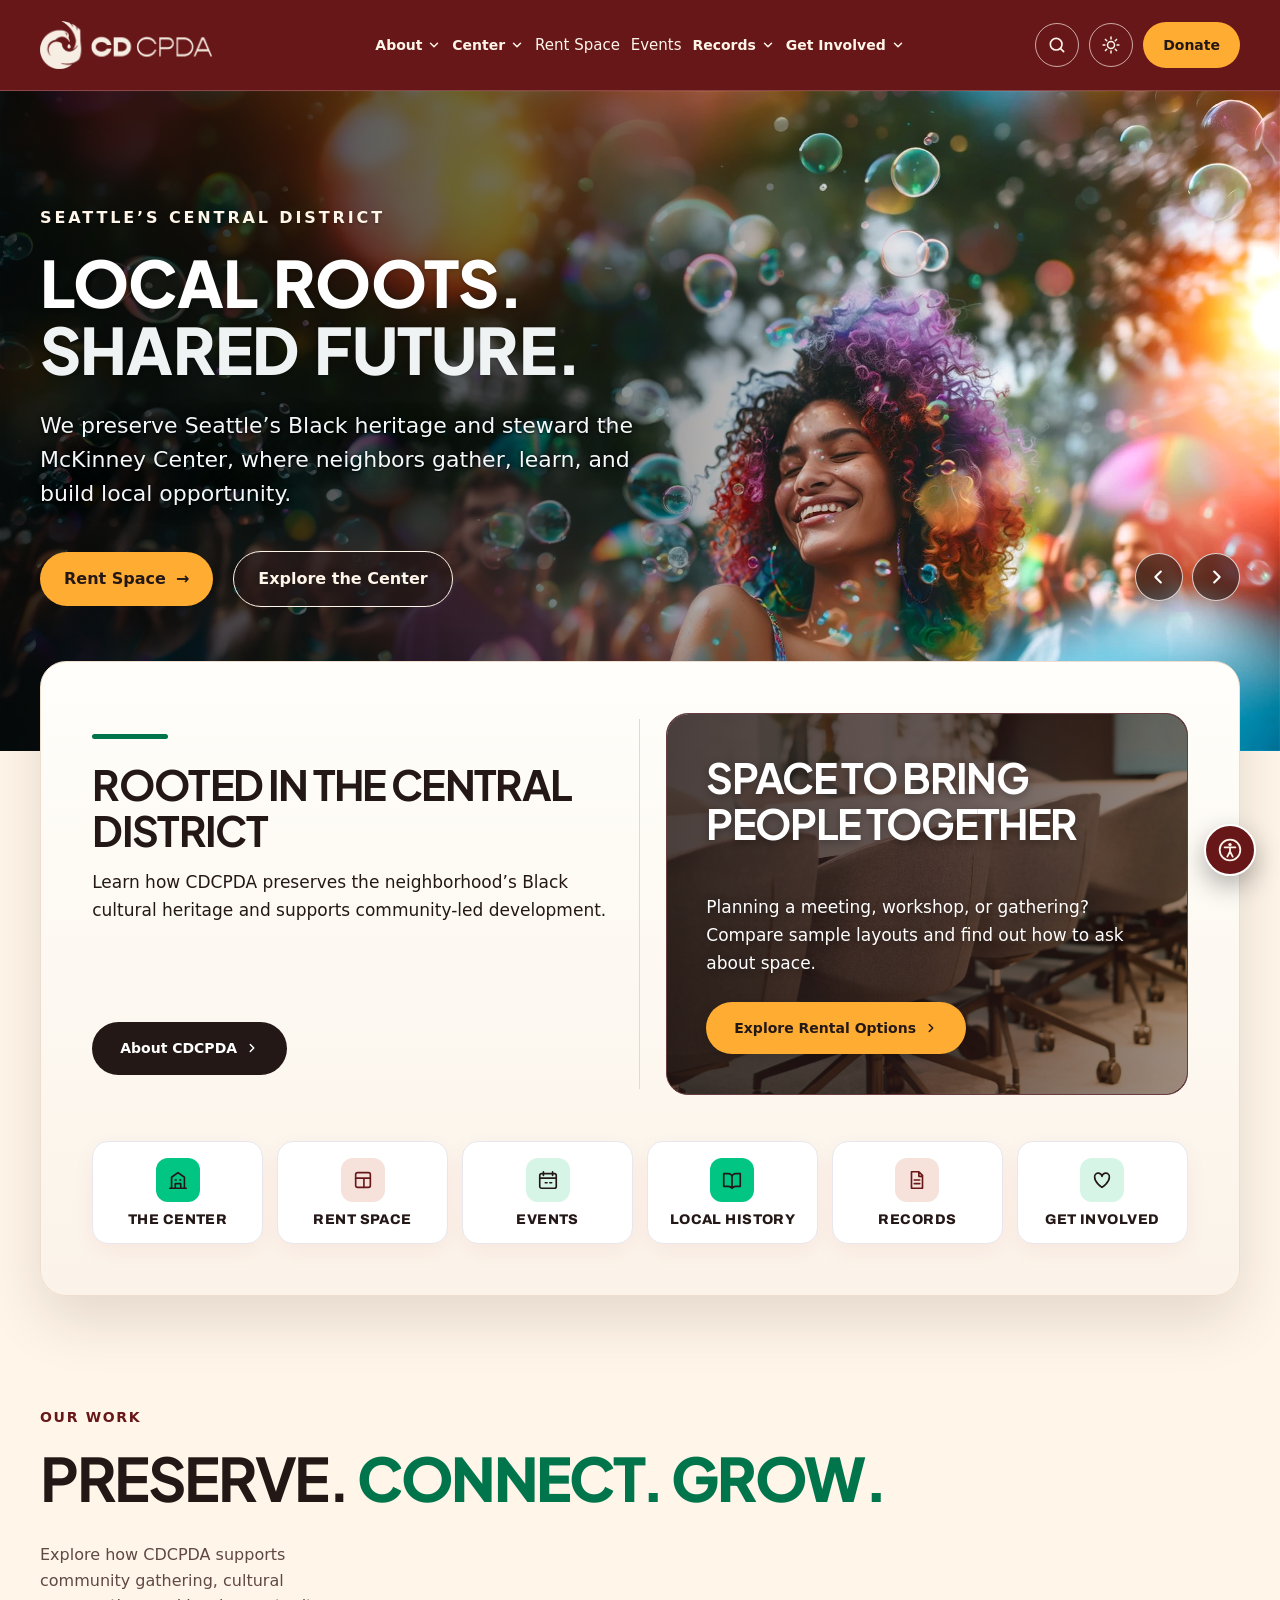
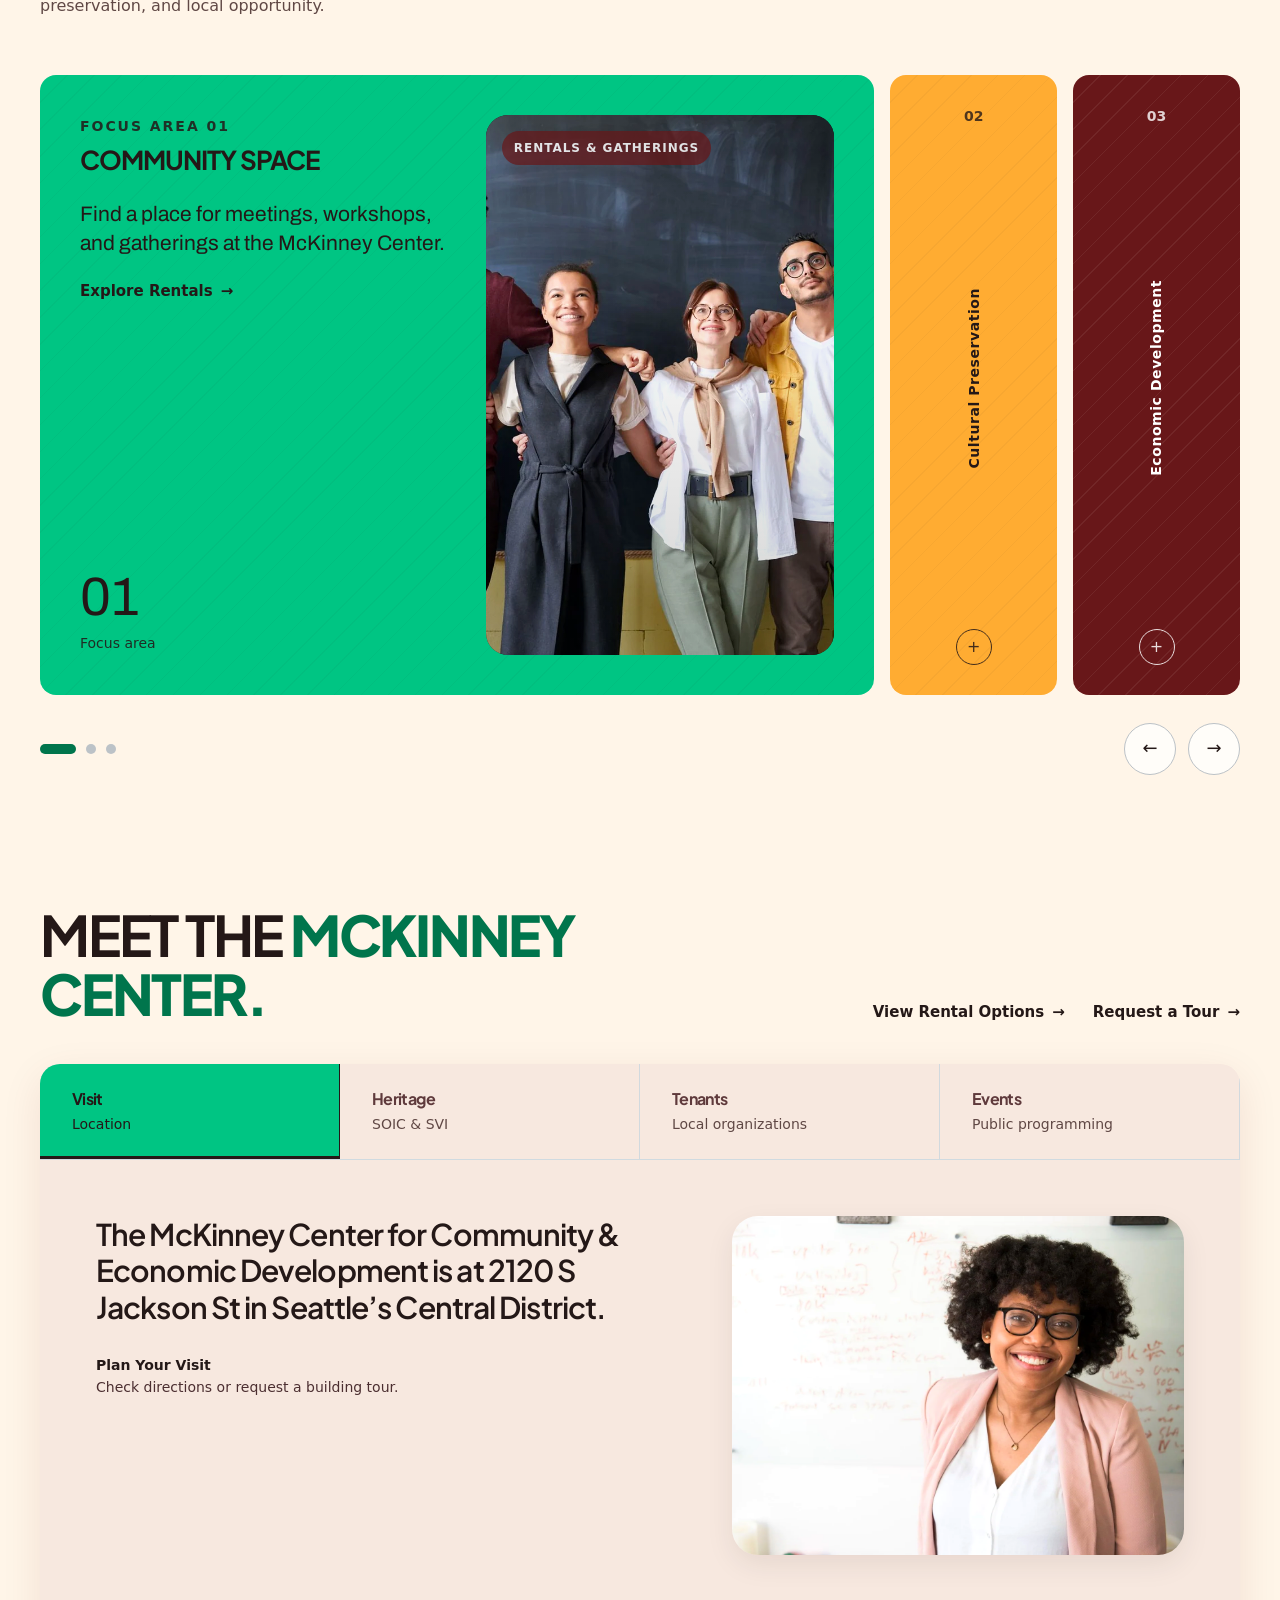
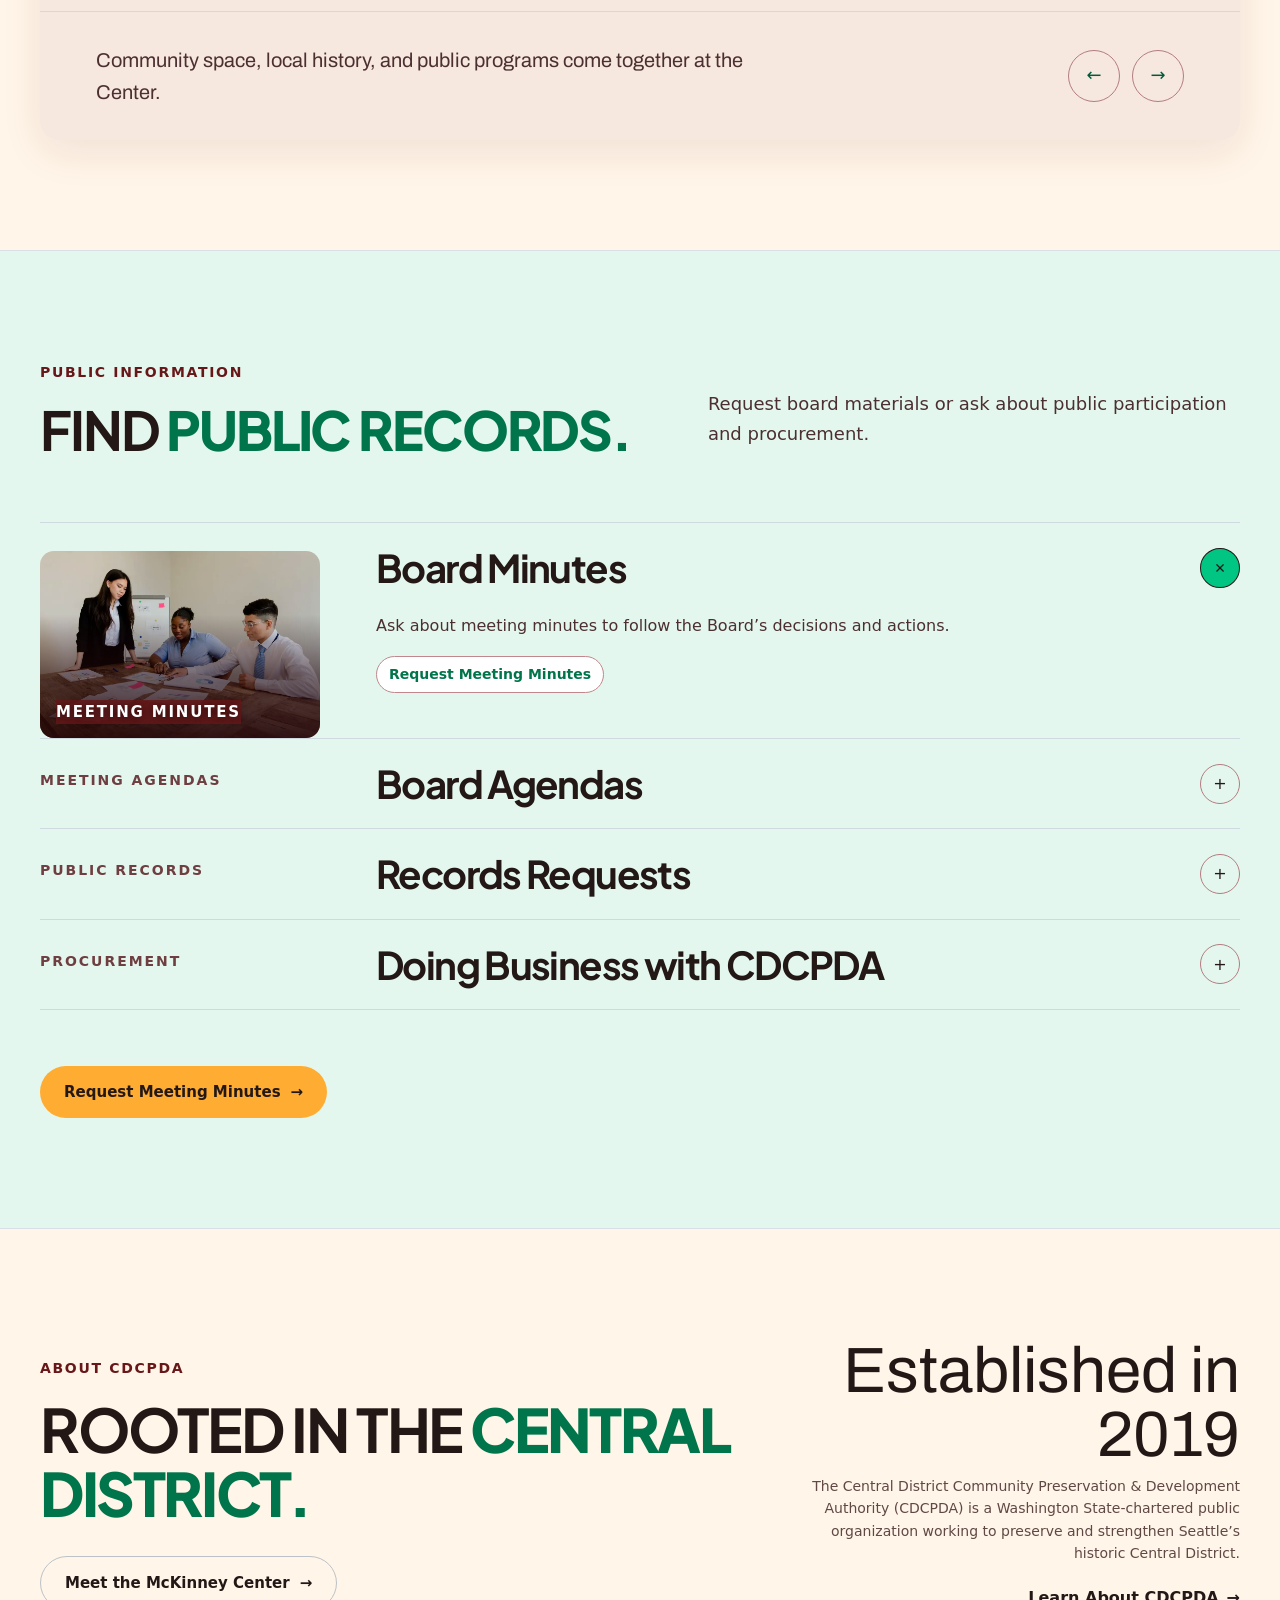
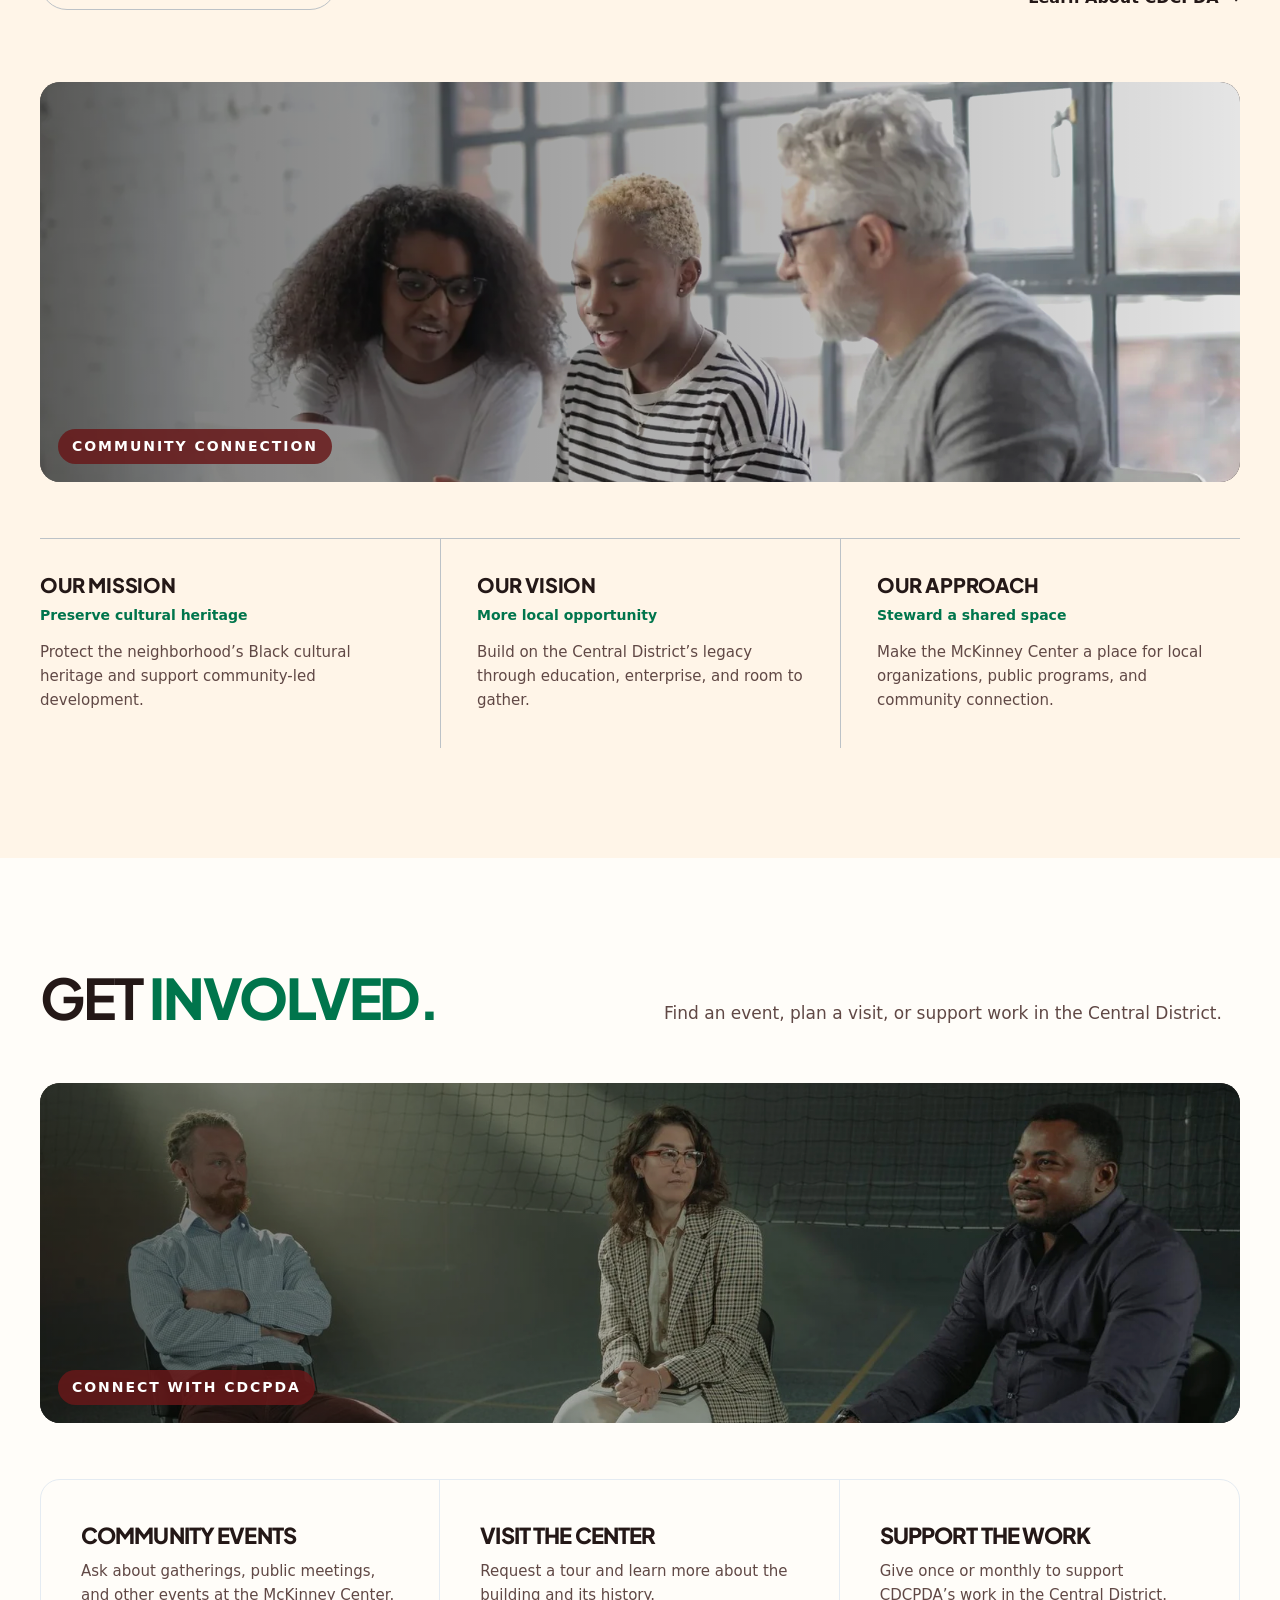
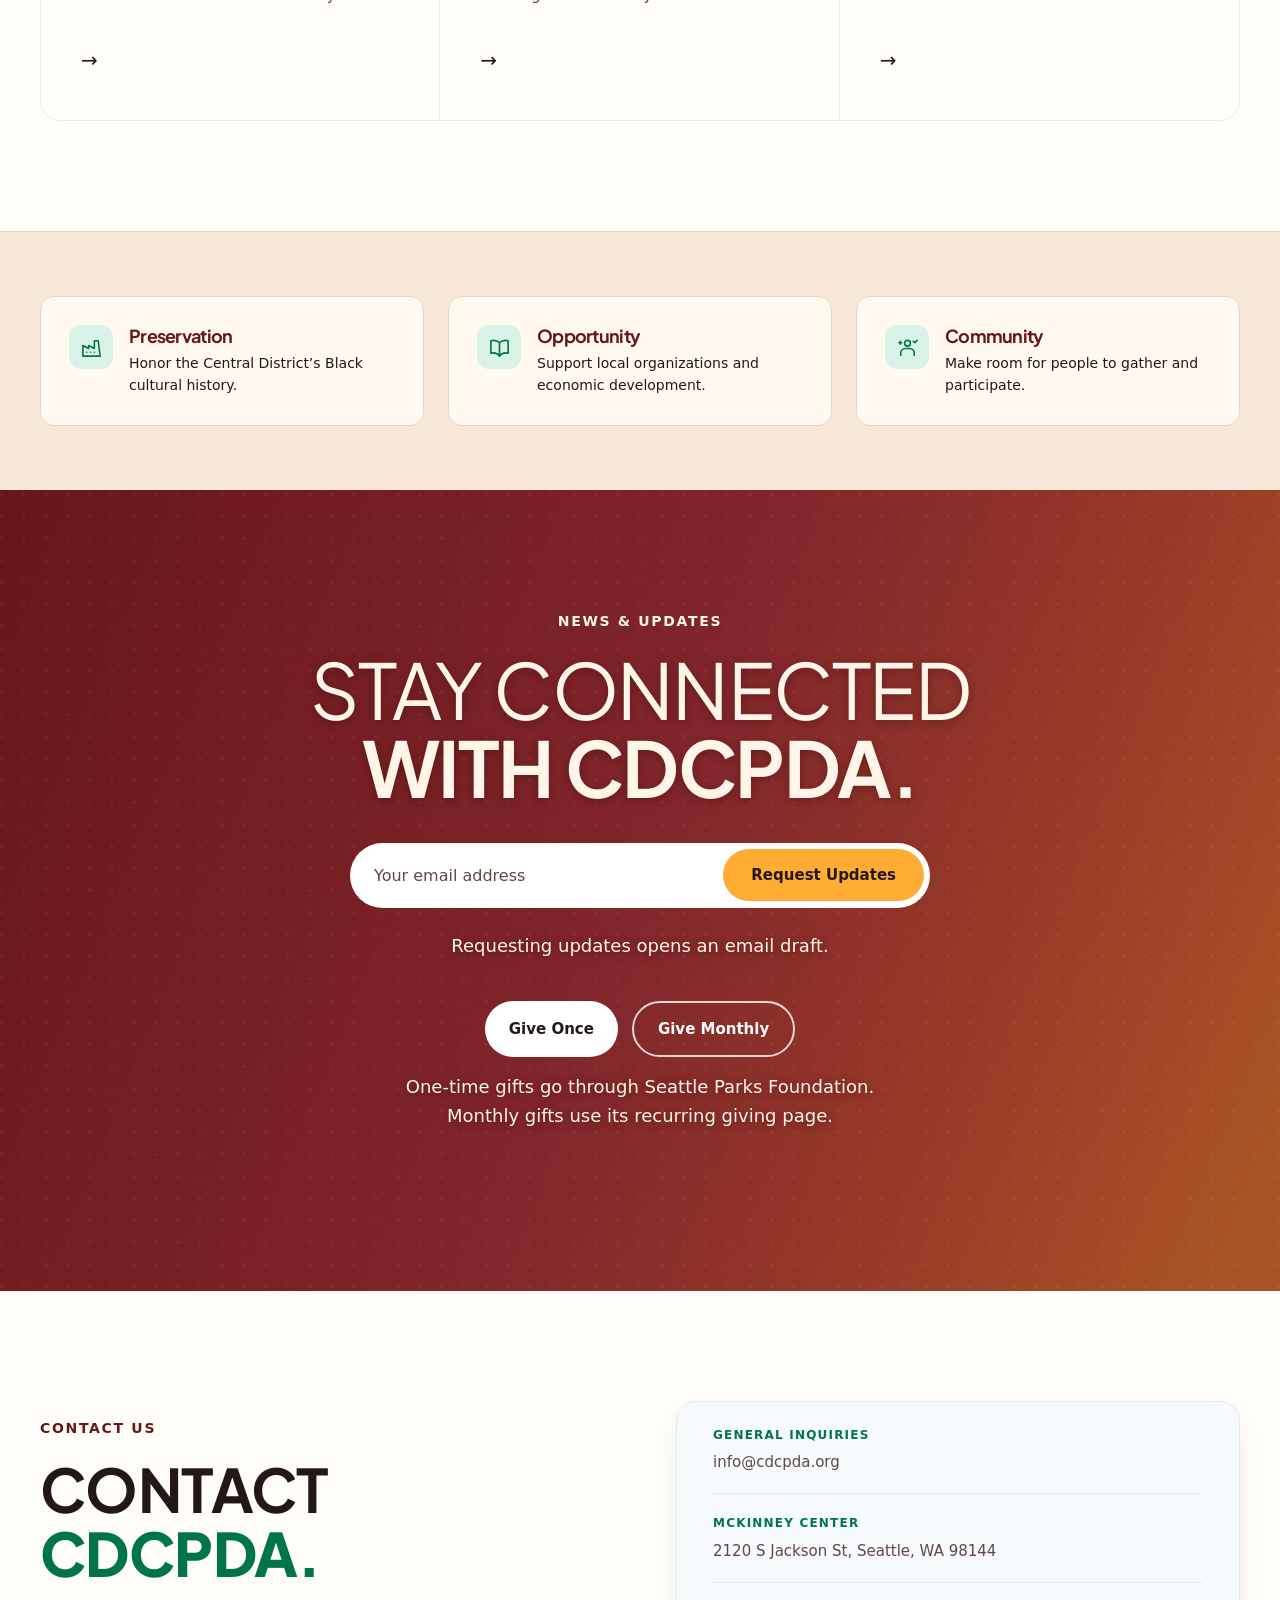
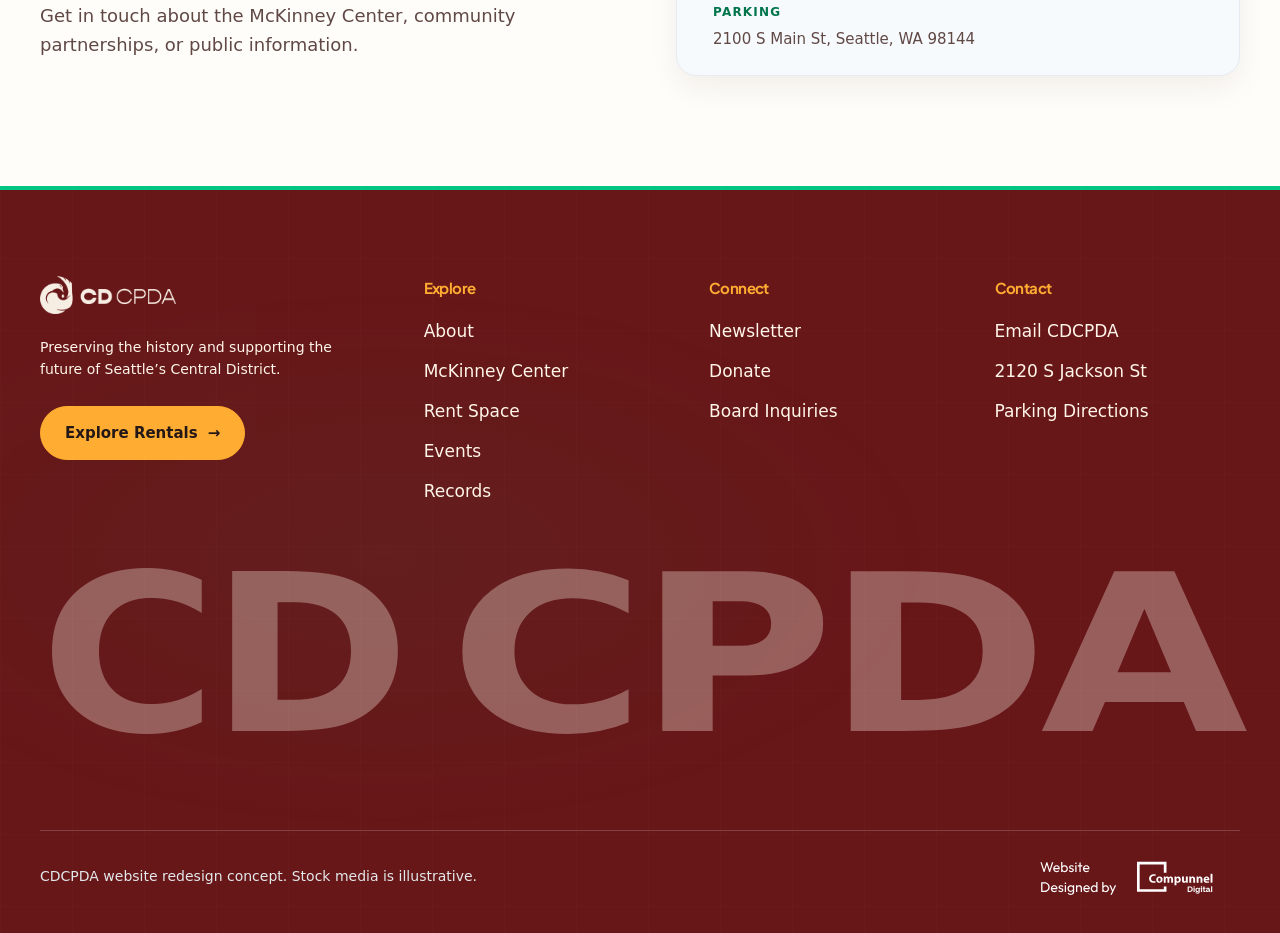
<file: index.html>
<!doctype html>
<html lang="en">
<head>
<meta charset="utf-8">
<meta content="light" name="color-scheme">
<meta content="width=device-width, initial-scale=1, viewport-fit=cover" name="viewport">
<title>CDCPDA | Seattle’s Central District</title>
<meta name="description" content="Learn how CDCPDA preserves Central District heritage and supports community space, local opportunity, and public participation in Seattle."><style>
  :root {
    --surface: #FFFFFF;
    --on-dark: #FFFFFF;
    --dark-surface: #241817;
    --header-bg: rgba(255,255,255,.92);
    --ink-soft: #503c3d;
    --red: #00754c;
    --red-dark: #005b3b;
    --red-tint: #ecf0ef;
    --white: #FFFFFF;
    --paper: #fff5e8;
    --grey-100: #E8E8E6;
    --grey-300: #C9CACE;
    --grey-500: #684e50;
    --grey-700: #37292a;
    --mid: #005b3b;
    --light: #A6A9B0;
    --charcoal: #241817;
    --radius: 16px;
    --max: 1200px;
    --serif: "Archivo", "Arial Black", Arial, sans-serif;
    --sans: "Inter", system-ui, -apple-system, "Segoe UI", Roboto, sans-serif;
    --ease: cubic-bezier(.2,.7,.2,1);
  }
  * { box-sizing: border-box; margin: 0; padding: 0; }
  html { scroll-behavior: smooth; scroll-padding-top: 80px; }
  body { font-family: var(--sans); color: var(--charcoal); background: var(--paper); line-height: 1.6; -webkit-font-smoothing: antialiased; overflow-x: hidden; }
  a { color: inherit; text-decoration: none; }
  button, input, select, textarea { font: inherit; }
  [hidden] { display: none !important; }
  .container { width: min(100% - 48px, var(--max)); margin-inline: auto; }
  section { padding: 110px 0; }
  .display { font-family: var(--serif); font-weight: 400; line-height: 1.05; letter-spacing: -0.02em; }
  .display em { font-style: italic; font-weight: 700; }
  .eyebrow { display: block; font-size: 14px; font-weight: 600; letter-spacing: .12em; text-transform: uppercase; color: var(--grey-500); margin-bottom: 18px; }
  .eyebrow.red { color: var(--red); }
  h3 { font-size: 20px; font-weight: 600; line-height: 1.3; }
  p { color: var(--grey-500); }
  .muted-link { font-weight: 600; display: inline-flex; gap: 8px; align-items: center; transition: color .2s; }
  .muted-link:hover { color: var(--red); }
  .muted-link span { display: inline-block; transition: transform .3s var(--ease); }
  .muted-link:hover span { transform: translate(3px,-3px); }

  
  .reveal { opacity: 0; transform: translateY(28px); transition: opacity .9s var(--ease), transform .9s var(--ease); transition-delay: var(--d, 0s); }
  .reveal.in { opacity: 1; transform: none; }

  
  #scroll-bar { position: fixed; top: 0; left: 0; height: 3px; width: 0; background: var(--red); z-index: 100; }

  
  .btn { display: inline-flex; align-items: center; justify-content: center; gap: 10px; padding: 14px 24px; border-radius: 999px; font-weight: 600; font-size: 15px; border: 0; cursor: pointer; transition: background .25s, color .25s, border-color .25s, transform .25s var(--ease), box-shadow .25s; position: relative; overflow: hidden; }
  .btn .arr { display: inline-block; transition: transform .3s var(--ease); }
  .btn:hover .arr { transform: translateX(4px); }
  .btn:hover { transform: translateY(-2px); box-shadow: 0 10px 24px rgba(27,20,21,.18); }
  .btn:active { transform: scale(.97); }
  .btn-red { background: var(--red); color: var(--on-dark); }
  .btn-red:hover { background: var(--red-dark); }
  .btn-dark { background: var(--dark-surface); color: var(--on-dark); }
  .btn-ghost { background: transparent; color: var(--charcoal); border: 1px solid var(--grey-300); }
  .btn-ghost:hover { border-color: var(--charcoal); }
  .btn-white { background: var(--surface); color: var(--charcoal); }
  .icon-btn { width: 52px; height: 52px; border-radius: 50%; border: 1px solid var(--grey-300); background: var(--surface); display: grid; place-items: center; cursor: pointer; font-size: 18px; color: var(--charcoal); transition: all .25s var(--ease); }
  .icon-btn:hover { border-color: var(--charcoal); transform: scale(1.06); }
  .icon-btn:active { transform: scale(.94); }

  
  .email-form { display: flex; align-items: center; background: var(--surface); border-radius: 999px; padding: 6px 6px 6px 22px; max-width: 520px; border: 1px solid var(--grey-300); transition: box-shadow .3s, border-color .3s; }
  .email-form:focus-within { border-color: var(--red); box-shadow: 0 0 0 4px var(--red-tint); }
  .email-form input { flex: 1; border: 0; outline: none; font-size: 15px; background: transparent; min-width: 0; }
  .email-form .btn { padding: 12px 22px; }
  .email-form.on-dark { background: #261c1d; border-color: #37292a; }
  .email-form.on-dark input { color: var(--on-dark); }
  .email-form.on-dark input::placeholder { color: var(--grey-500); }

  
  header { position: sticky; top: 0; z-index: 50; background: var(--header-bg); backdrop-filter: blur(12px); border-bottom: 1px solid transparent; transition: border-color .3s, box-shadow .3s; padding-top: env(safe-area-inset-top, 0px); }
  header.scrolled { border-color: var(--grey-100); box-shadow: 0 8px 24px rgba(27,20,21,.05); }
  .nav { display: grid; grid-template-columns: 1fr auto 1fr; align-items: center; height: 72px; }
  .nav-left, .nav-right { display: flex; align-items: center; gap: 28px; }
  .nav-right { justify-content: flex-end; }
  .nav-left a, .nav-right a.plain { font-size: 14px; font-weight: 500; color: var(--grey-700); position: relative; padding: 4px 0; }
  .nav-left a::after, .nav-right a.plain::after { content: ""; position: absolute; left: 0; bottom: 0; height: 1px; width: 100%; background: var(--red); transform: scaleX(0); transform-origin: right; transition: transform .35s var(--ease); }
  .nav-left a:hover, .nav-right a.plain:hover { color: var(--red); }
  .nav-left a:hover::after, .nav-right a.plain:hover::after { transform: scaleX(1); transform-origin: left; }
  .logo { font-weight: 800; font-size: 22px; letter-spacing: -0.03em; display: inline-flex; align-items: center; gap: 8px; }
  .logo-mark { width: 26px; height: 26px; border-radius: 7px; background: var(--red); color: var(--on-dark); display: grid; place-items: center; font-size: 14px; transition: transform .5s var(--ease); }
  .logo:hover .logo-mark { transform: rotate(-12deg) scale(1.08); }
  .menu-toggle { display: none; background: none; border: 0; font-size: 26px; cursor: pointer; }

  
  .hero { position: relative; background: var(--dark-surface); color: var(--on-dark); padding: 150px 0 180px; overflow: hidden; --mx: 70%; --my: 30%; }
  .hero::before { content: ""; position: absolute; inset: 0; background: radial-gradient(ellipse at 75% 30%, rgba(184,37,46,.55), transparent 60%), linear-gradient(160deg, #00754c, #241817); }
  .hero::after { content: ""; position: absolute; inset: 0; background: radial-gradient(520px circle at var(--mx) var(--my), rgba(255,255,255,.10), transparent 60%); pointer-events: none; transition: background .2s; }
  .hero .container { position: relative; z-index: 1; }
  .hero h1 { font-size: clamp(40px, 5.2vw, 72px); max-width: 880px; }
  .hero h1 .line { display: block; overflow: hidden; }
  .hero h1 .line > span { display: inline-block; transform: translateY(105%); animation: rise 1s var(--ease) forwards; }
  .hero h1 .line:nth-child(2) > span { animation-delay: .12s; }
  .hero .sub { color: #B8BAC0; font-size: 19px; max-width: 560px; margin: 28px 0 40px; opacity: 0; animation: fade 1s .35s var(--ease) forwards; }
  .hero .email-form { opacity: 0; animation: fade 1s .5s var(--ease) forwards; }
  .hero-side { position: absolute; right: 24px; bottom: 0; max-width: 260px; font-size: 14px; color: #9A9CA3; }
  .hero-motion { position: absolute; inset: 0; pointer-events: none; opacity: .6; overflow: hidden; z-index: 0; }

  
  .stats-wrap { background: var(--surface); border: 1px solid var(--grey-100); border-radius: var(--radius); overflow: hidden; margin-top: -90px; position: relative; z-index: 2; box-shadow: 0 24px 60px rgba(27,20,21,.08); }
  .stat-top { display: grid; grid-template-columns: 1fr 1fr; }
  .stat-top > div { padding: 44px 48px; transition: background .3s; }
  .stat-top > div:hover { background: #FAFAF9; }
  .stat-top > div + div { border-left: 1px solid var(--grey-100); }
  .big-stat { font-family: var(--serif); font-size: 64px; line-height: 1; letter-spacing: -0.02em; font-variant-numeric: tabular-nums; }
  .stat-top p { margin-top: 12px; font-size: 14px; }
  .logo-grid { display: grid; grid-template-columns: repeat(6, 1fr); border-top: 1px solid var(--grey-100); }
  .logo-grid div { padding: 30px 16px; text-align: center; font-weight: 700; color: var(--grey-300); font-size: 17px; border-right: 1px solid var(--grey-100); transition: color .3s, transform .3s var(--ease); cursor: default; }
  .logo-grid div:hover { color: var(--charcoal); transform: translateY(-2px); }
  .logo-grid div:last-child { border-right: 0; }

  
  .products-head { display: flex; justify-content: space-between; align-items: end; gap: 32px; margin-bottom: 56px; flex-wrap: wrap; }
  .products-head h2 { font-size: clamp(38px, 5vw, 60px); }
  .products-nav { display: flex; gap: 12px; }
  .pcards { display: flex; gap: 16px; height: 620px; }
  .pcard { position: relative; flex: 1 1 0; min-width: 0; border-radius: var(--radius); overflow: hidden; cursor: pointer; color: var(--on-dark); background: var(--c); transition: flex-grow .9s var(--ease), background .5s, transform .4s var(--ease); --t: #fff; color: var(--t); outline: none; }
  .pcard.active { flex-grow: 5; cursor: default; }
  .pcard:not(.active):hover { transform: translateY(-6px); }
  .pcard:focus-visible { box-shadow: 0 0 0 3px var(--paper), 0 0 0 5px var(--charcoal); }
  .pcard::before { content: ""; position: absolute; inset: 0; background: repeating-linear-gradient(135deg, rgba(255,255,255,.06) 0 2px, transparent 2px 22px); opacity: var(--pc-pattern-opacity, 1); pointer-events: none; }
  .pc-rail { position: absolute; inset: 0; display: flex; flex-direction: column; justify-content: space-between; align-items: center; padding: 30px 0; transition: opacity .4s var(--ease); }
  .pcard.active .pc-rail { opacity: 0; pointer-events: none; }
  .pc-num { font-size: 14px; font-weight: 600; opacity: .8; }
  .pc-name { writing-mode: vertical-rl; transform: rotate(180deg); font-family: var(--sans); font-weight: 700; font-size: 20px; letter-spacing: -0.01em; white-space: nowrap; }
  .pc-plus { width: 36px; height: 36px; border-radius: 50%; border: 1px solid currentColor; display: grid; place-items: center; font-size: 16px; transition: transform .4s var(--ease), background .3s; opacity: .85; }
  .pcard:not(.active):hover .pc-plus { transform: rotate(90deg); background: rgba(255,255,255,.18); }
  .pc-content { position: absolute; top: 40px; bottom: 40px; left: 40px; right: 40px; min-width: 620px; display: grid; grid-template-columns: 1.05fr 1fr; gap: 40px; opacity: 0; transition: opacity .5s var(--ease) .25s; pointer-events: none; }
  .pcard.active .pc-content { opacity: 1; pointer-events: auto; }
  .pc-text { display: flex; flex-direction: column; min-height: 0; }
  .pc-brand { font-size: 14px; letter-spacing: .14em; text-transform: uppercase; font-weight: 700; opacity: .85; }
  .pc-title { font-family: var(--sans); font-size: 26px; font-weight: 700; letter-spacing: -0.01em; margin-top: 8px; }
  .pc-quote { font-family: var(--serif); font-size: 21px; line-height: 1.35; margin-top: 26px; }
  .pc-person { margin-top: 22px; font-size: 14px; opacity: .9; }
  .pc-person strong { display: block; font-size: 15px; }
  .pc-more { margin-top: 22px; font-weight: 600; font-size: 15px; display: inline-flex; gap: 8px; align-items: center; align-self: flex-start; padding-bottom: 3px; background: linear-gradient(currentColor, currentColor) no-repeat 0 100% / 0 1px; transition: background-size .4s var(--ease), gap .3s; }
  .pc-more:hover { background-size: 100% 1px; gap: 12px; }
  .pc-metric { margin-top: auto; }
  .pc-metric .num { font-family: var(--serif); font-size: 54px; line-height: 1; }
  .pc-metric .lbl { font-size: 14px; opacity: .88; margin-top: 8px; max-width: 260px; }
  .pc-media { position: relative; border-radius: 12px; overflow: hidden; background: var(--mid); min-height: 0; }
  .pc-media .motion-dots { background-image: radial-gradient(circle, rgba(255,255,255,.28) 1.5px, transparent 2px); }
  .pc-media .motion-beam { background: linear-gradient(90deg, transparent, rgba(255,255,255,.35), transparent); }
  .pc-media .cap { position: absolute; left: 16px; bottom: 14px; z-index: 2; font-size: 14px; letter-spacing: .08em; text-transform: uppercase; font-weight: 600; opacity: .85; }
  .pc-media .shape { position: absolute; inset: 22% 18%; border-radius: 22px; border: 1px solid rgba(255,255,255,.35); animation: spin 14s linear infinite; }
  .pc-media .shape.b { inset: 34% 30%; animation-duration: 9s; animation-direction: reverse; border-style: dashed; }
  .pcards-foot { display: flex; justify-content: space-between; align-items: center; margin-top: 28px; gap: 20px; flex-wrap: wrap; }
  .pc-dots { display: flex; gap: 10px; }
  .pc-dots button { width: 10px; height: 10px; border-radius: 999px; border: 0; background: var(--grey-300); cursor: pointer; transition: width .4s var(--ease), background .3s; padding: 0; }
  .pc-dots button.on { width: 36px; background: var(--red); }
  .pc-dots button:hover:not(.on) { background: var(--grey-500); }
  .pc-arrows { display: flex; gap: 12px; }

  
  .customers-head { display: flex; justify-content: space-between; align-items: end; margin-bottom: 40px; flex-wrap: wrap; gap: 24px; }
  .customers-head h2 { font-size: clamp(38px, 5vw, 56px); max-width: 560px; }
  .customers-box { background: var(--dark-surface); color: var(--on-dark); border-radius: 20px; overflow: hidden; }
  .cust-tabs { display: grid; grid-template-columns: repeat(4, 1fr); border-bottom: 1px solid #322526; position: relative; }
  .cust-tab { padding: 22px 32px; background: none; border: 0; color: #8B8E96; text-align: left; cursor: pointer; border-right: 1px solid #322526; transition: color .3s, background .3s; }
  .cust-tab:last-child { border-right: 0; }
  .cust-tab:hover { color: var(--on-dark); }
  .cust-tab strong { display: block; color: inherit; font-size: 16px; }
  .cust-tab span { font-size: 14px; }
  .cust-tab.active { color: var(--on-dark); background: #241b1c; }
  .cust-bar { position: absolute; bottom: 0; height: 3px; background: var(--red); transition: left .5s var(--ease), width .5s var(--ease); }
  .cust-body { padding: 56px; display: grid; grid-template-columns: 1.3fr 1fr; gap: 48px; animation: fadeUp .6s var(--ease); }
  .cust-body blockquote { font-family: var(--serif); font-size: 30px; line-height: 1.3; }
  .cust-body .by { margin-top: 28px; font-size: 14px; color: #B8BAC0; }
  .cust-body .by strong { color: var(--on-dark); display: block; }
  .cust-body .readmore { margin-top: 28px; display: inline-flex; color: var(--on-dark); font-weight: 600; gap: 8px; background: linear-gradient(var(--on-dark), var(--on-dark)) no-repeat 0 100% / 0 1px; padding-bottom: 3px; transition: background-size .4s var(--ease); }
  .cust-body .readmore:hover { background-size: 100% 1px; }
  .cust-kpis { display: grid; gap: 28px; align-content: center; }
  .kpi { border-left: 2px solid var(--red); padding-left: 20px; transition: transform .35s var(--ease), border-color .3s; }
  .kpi:hover { transform: translateX(6px); border-color: #ffac32; }
  .kpi .v { font-family: var(--serif); font-size: 44px; line-height: 1; }
  .kpi .l { font-size: 14px; color: #A3A6AD; margin-top: 6px; }
  .cust-quotes { border-top: 1px solid #322526; padding: 32px 56px; display: flex; justify-content: space-between; align-items: center; gap: 24px; }
  .cust-quotes p { color: #D7D8DC; font-family: var(--serif); font-size: 20px; max-width: 680px; }
  .cust-quotes .icon-btn { background: transparent; color: var(--on-dark); border-color: #473637; }
  .cust-quotes .icon-btn:hover { border-color: var(--on-dark); }

  
  .dark-section { background: var(--dark-surface); color: var(--on-dark); }
  .dark-section p { color: #9A9CA3; }
  .dark-head { max-width: 720px; margin-bottom: 64px; }
  .dark-head h2 { font-size: clamp(40px, 5vw, 60px); }
  .acc { border-top: 1px solid #322526; }
  .acc-row { border-bottom: 1px solid #322526; }
  .acc-btn { width: 100%; display: grid; grid-template-columns: 180px 1fr 44px; align-items: center; gap: 24px; padding: 28px 0; background: none; border: 0; color: var(--on-dark); cursor: pointer; text-align: left; }
  .acc-btn .kicker { font-size: 14px; color: #8B8E96; transition: color .3s; }
  .acc-btn .title { font-family: var(--serif); font-size: clamp(26px, 3vw, 38px); transition: color .3s, transform .4s var(--ease); }
  .acc-btn:hover .title { color: #ffac32; transform: translateX(8px); }
  .acc-btn:hover .kicker { color: var(--on-dark); }
  .acc-btn .plus { width: 40px; height: 40px; border-radius: 50%; border: 1px solid #473637; display: grid; place-items: center; transition: transform .4s var(--ease), background .3s, border-color .3s; justify-self: end; }
  .acc-row.open .plus { transform: rotate(45deg); background: var(--red); border-color: var(--red); }
  .acc-panel { display: grid; grid-template-columns: 180px 1fr; gap: 24px; padding: 0 0 32px; animation: fadeUp .5s var(--ease); }
  .acc-panel p { max-width: 640px; }
  .acc-panel ul { list-style: none; display: flex; flex-wrap: wrap; gap: 10px; margin-top: 18px; }
  .acc-panel li { font-size: 14px; padding: 6px 12px; border: 1px solid #37292a; border-radius: 999px; color: #C9CACE; transition: border-color .3s, color .3s, transform .3s var(--ease); }
  .acc-panel li:hover { border-color: var(--red); color: var(--on-dark); transform: translateY(-2px); }

  
  @keyframes drift { to { background-position: 28px 28px; } }
  @keyframes beam { from { transform: translateX(-120%); } to { transform: translateX(320%); } }
  @keyframes bar { 0%, 100% { transform: scaleY(.22); } 50% { transform: scaleY(1); } }
  @keyframes sweep { 0% { background-position: 0% 50%; } 50% { background-position: 100% 50%; } 100% { background-position: 0% 50%; } }
  @keyframes spin { to { transform: rotate(360deg); } }
  @keyframes rise { to { transform: translateY(0); } }
  @keyframes fade { to { opacity: 1; } }
  @keyframes fadeUp { from { opacity: 0; transform: translateY(14px); } to { opacity: 1; transform: none; } }
  @keyframes blink { 0%, 80%, 100% { opacity: .2; } 40% { opacity: 1; } }
  .motion-dots { position: absolute; inset: -28px; background-image: radial-gradient(circle, rgba(255,255,255,.22) 1.5px, transparent 2px); background-size: 28px 28px; animation: drift 8s linear infinite; }
  .motion-beam { position: absolute; top: 0; bottom: 0; left: 0; width: 35%; background: linear-gradient(90deg, transparent, rgba(184,37,46,.6), transparent); animation: beam 6s ease-in-out infinite; }
  .loop { position: relative; height: 280px; border-radius: 20px; overflow: hidden; background: var(--dark-surface); isolation: isolate; }
  .loop .bars { position: absolute; left: 8%; right: 8%; bottom: 0; height: 58%; display: flex; align-items: flex-end; gap: 10px; z-index: 1; }
  .loop .bars i { flex: 1; height: 100%; background: var(--red); border-radius: 6px 6px 0 0; transform-origin: bottom; animation: bar 2.4s ease-in-out infinite; }
  .loop .bars i:nth-child(odd) { background: #624a4b; }
  .loop-label { position: absolute; left: 32px; top: 28px; z-index: 2; color: var(--on-dark); font-size: 14px; letter-spacing: .14em; text-transform: uppercase; font-weight: 600; }

  
  .mission-top { display: grid; grid-template-columns: 1.6fr 1fr; gap: 48px; align-items: end; margin-bottom: 72px; }
  .mission-top h2 { font-size: clamp(38px, 5vw, 60px); }
  
  .mission-year { text-align: right; }
  .mission-year .yr { font-family: var(--serif); font-size: 64px; line-height: 1; }
  .mission-year p { font-size: 14px; margin-top: 8px; }
  .mission-cols { display: grid; grid-template-columns: repeat(3, 1fr); border-top: 1px solid var(--grey-300); }
  .mission-col { padding: 36px 36px 36px 0; transition: transform .4s var(--ease); }
  .mission-col:hover { transform: translateY(-4px); }
  .mission-col + .mission-col { padding-left: 36px; border-left: 1px solid var(--grey-300); }
  .mission-col .sub { font-size: 14px; color: var(--red); font-weight: 600; margin: 8px 0 14px; }
  .mission-col p { font-size: 15px; }

  
  .industries { background: var(--surface); }
  .ind-head { display: grid; grid-template-columns: 1fr 1fr; gap: 48px; align-items: end; margin-bottom: 56px; }
  .ind-head h2 { font-size: clamp(38px, 5vw, 56px); }
  .ind-grid { display: grid; grid-template-columns: repeat(3, 1fr); border: 1px solid var(--grey-100); border-radius: 20px; overflow: hidden; }
  .ind-card { padding: 44px 40px; min-height: 240px; display: flex; flex-direction: column; border-right: 1px solid var(--grey-100); border-bottom: 1px solid var(--grey-100); transition: background .35s, color .35s; cursor: pointer; position: relative; }
  .ind-card:nth-child(3n) { border-right: 0; }
  .ind-card:nth-last-child(-n+3) { border-bottom: 0; }
  .ind-card::before { content: ""; position: absolute; left: 0; top: 0; height: 3px; width: 100%; background: var(--red); transform: scaleX(0); transform-origin: left; transition: transform .5s var(--ease); }
  .ind-card:hover { background: var(--red-tint); }
  .ind-card:hover::before { transform: scaleX(1); }
  .ind-card h3 { font-size: 22px; margin-bottom: 12px; }
  .ind-card p { font-size: 15px; }
  .ind-card .go { margin-top: auto; padding-top: 28px; font-size: 20px; color: var(--charcoal); transition: transform .4s var(--ease), color .3s; display: inline-block; }
  .ind-card:hover .go { transform: translateX(8px); color: var(--red); }

  
  .strip { background: var(--paper); padding: 72px 0; border-top: 1px solid var(--grey-100); }
  .strip-grid { display: grid; grid-template-columns: repeat(3, 1fr); gap: 32px; }
  .strip-item { display: flex; gap: 16px; align-items: flex-start; transition: transform .35s var(--ease); }
  .strip-item:hover { transform: translateY(-3px); }
  .strip-item .ic { flex: 0 0 44px; height: 44px; border-radius: 12px; background: var(--surface); border: 1px solid var(--grey-100); display: grid; place-items: center; color: var(--red); font-weight: 700; transition: background .3s, color .3s, transform .4s var(--ease); }
  .strip-item:hover .ic { background: var(--red); color: var(--on-dark); transform: rotate(-8deg); }
  .strip-item strong { display: block; font-size: 15px; }
  .strip-item span { font-size: 14px; color: var(--grey-500); }

  
  .calc { background: var(--surface); }
  .calc-box { display: grid; grid-template-columns: 1fr 1fr; gap: 64px; align-items: center; }
  .calc-box h2 { font-size: clamp(36px, 4.5vw, 52px); margin-bottom: 18px; }
  .calc-box label { display: flex; justify-content: space-between; font-size: 14px; font-weight: 600; color: var(--charcoal); margin: 26px 0 10px; }
  .calc-box label span { color: var(--red); font-variant-numeric: tabular-nums; }
  .calc-box input[type=range] { width: 100%; accent-color: var(--red); cursor: pointer; }
  .calc-result { background: var(--dark-surface); color: var(--on-dark); border-radius: 20px; padding: 48px; transition: transform .4s var(--ease), box-shadow .4s; }
  .calc-result:hover { transform: translateY(-4px); box-shadow: 0 24px 50px rgba(27,20,21,.2); }
  .calc-result .label { font-size: 14px; color: #9A9CA3; letter-spacing: .08em; text-transform: uppercase; }
  .calc-result .amt { font-family: var(--serif); font-size: 72px; line-height: 1; margin: 14px 0 8px; font-variant-numeric: tabular-nums; }
  .calc-result .amt span { color: #ffac32; }
  .calc-result p { color: #9A9CA3; font-size: 14px; margin-bottom: 28px; }

  
  .cta { background: var(--red); color: var(--on-dark); text-align: center; padding: 120px 0; }
  .cta h2 { font-family: var(--serif); font-size: clamp(44px, 6vw, 80px); font-weight: 400; line-height: 1.02; letter-spacing: -0.02em; }
  .cta h2 em { font-weight: 700; }
  .cta p { color: #ecf0ef; margin: 24px auto 40px; max-width: 540px; font-size: 18px; }
  .cta .email-form { margin: 0 auto; background: var(--surface); border-color: transparent; }
  .cta .email-form .btn { background: var(--dark-surface); }
  .cta .email-form .btn:hover { background: #000; }

  
  footer { background: var(--grey-100); padding: 90px 0 36px; color: var(--grey-700); }
  .footer-grid { display: grid; grid-template-columns: 1.6fr repeat(4, 1fr); gap: 40px; }
  footer .logo { color: var(--charcoal); margin-bottom: 20px; }
  footer .about { font-size: 14px; color: var(--grey-500); max-width: 300px; }
  footer h4 { font-size: 14px; color: var(--charcoal); font-weight: 700; margin-bottom: 18px; }
  footer ul { list-style: none; display: grid; gap: 11px; }
  footer ul a { font-size: 14px; color: var(--grey-700); background: linear-gradient(var(--red), var(--red)) no-repeat 0 100% / 0 1px; padding-bottom: 2px; transition: background-size .35s var(--ease), color .3s; display: inline-block; justify-self: start; }
  footer ul a:hover { color: var(--red); background-size: 100% 1px; }
  .footer-bottom { margin-top: 72px; padding-top: 26px; border-top: 1px solid var(--grey-300); display: flex; justify-content: space-between; flex-wrap: wrap; gap: 16px; font-size: 14px; color: var(--grey-500); }
  .footer-bottom a { margin-left: 18px; transition: color .3s; }
  .footer-bottom a:hover { color: var(--red); }
  .media-credit { font-size: 14px; margin-top: 8px; max-width: 620px; }

  
  .assist { position: fixed; right: 24px; bottom: 24px; z-index: 60; background: var(--dark-surface); color: var(--on-dark); border: 0; border-radius: 999px; padding: 14px 22px 14px 16px; display: inline-flex; gap: 10px; align-items: center; font-weight: 600; font-size: 14px; cursor: pointer; box-shadow: 0 12px 30px rgba(0,0,0,.25); transition: transform .3s var(--ease); }
  .assist:hover { transform: translateY(-3px); }
  .assist .dot { width: 22px; height: 22px; border-radius: 50%; background: var(--red); display: grid; place-items: center; font-size: 14px; animation: pulse 2.4s ease infinite; }
  @keyframes pulse { 0% { box-shadow: 0 0 0 0 rgba(184,37,46,.6); } 70% { box-shadow: 0 0 0 10px rgba(184,37,46,0); } 100% { box-shadow: 0 0 0 0 rgba(184,37,46,0); } }
  .assist-panel { position: fixed; right: 24px; bottom: 90px; z-index: 60; width: 300px; background: var(--surface); border-radius: 18px; padding: 20px; box-shadow: 0 24px 50px rgba(27,20,21,.18); opacity: 0; transform: translateY(12px) scale(.96); transform-origin: bottom right; pointer-events: none; transition: opacity .3s, transform .4s var(--ease); }
  .assist-panel.open { opacity: 1; transform: none; pointer-events: auto; }
  .assist-panel .msg { font-size: 14px; color: var(--grey-700); background: var(--paper); border-radius: 12px; padding: 12px 14px; min-height: 44px; }
  .assist-panel .typing span { display: inline-block; width: 6px; height: 6px; margin-right: 4px; border-radius: 50%; background: var(--grey-500); animation: blink 1.2s infinite; }
  .assist-panel .typing span:nth-child(2) { animation-delay: .2s; }
  .assist-panel .typing span:nth-child(3) { animation-delay: .4s; }
  .assist-panel .quick { display: flex; flex-wrap: wrap; gap: 8px; margin-top: 14px; }
  .assist-panel .quick button { border: 1px solid var(--grey-300); background: var(--surface); border-radius: 999px; padding: 6px 12px; font-size: 14px; cursor: pointer; transition: all .25s; }
  .assist-panel .quick button:hover { border-color: var(--red); color: var(--red); transform: translateY(-1px); }

  
  @media (max-width: 1080px) {
    .logo-grid { grid-template-columns: repeat(3, 1fr); }
    .logo-grid div:nth-child(3n) { border-right: 0; }
    .logo-grid div:nth-child(-n+3) { border-bottom: 1px solid var(--grey-100); }
    .footer-grid { grid-template-columns: 1fr 1fr 1fr; }
    .footer-grid > div:first-child { grid-column: 1 / -1; }
    .pc-content { min-width: 560px; }
  }
  @media (max-width: 900px) {
    section { padding: 80px 0; }
    .nav { grid-template-columns: auto 1fr; }
    .nav-left { display: none; }
    .nav-right a.plain { display: none; }
    .menu-toggle { display: block; justify-self: end; }
    .nav-left.open { display: flex; flex-direction: column; position: absolute; top: 72px; left: 0; right: 0; background: var(--paper); padding: 24px; gap: 18px; }
    .stat-top, .cust-body, .calc-box, .mission-top, .ind-head, .mission-cols, .strip-grid { grid-template-columns: 1fr; }
    .mission-year { text-align: left; }
    .mission-col, .mission-col + .mission-col { padding: 28px 0; border-left: 0; }
    .mission-col + .mission-col { border-top: 1px solid var(--grey-300); }
    .ind-grid { grid-template-columns: 1fr 1fr; }
    .ind-card:nth-child(3n) { border-right: 1px solid var(--grey-100); }
    .ind-card:nth-child(2n) { border-right: 0; }
    .ind-card:nth-last-child(-n+3) { border-bottom: 1px solid var(--grey-100); }
    .ind-card:nth-last-child(-n+2) { border-bottom: 0; }
    .cust-tabs { grid-template-columns: 1fr; }
    .cust-tab { border-right: 0; border-bottom: 1px solid #322526; }
    .cust-bar { display: none; }
    .cust-quotes { flex-direction: column; align-items: flex-start; padding: 28px; }
    .acc-btn { grid-template-columns: 1fr 40px; }
    .acc-btn .kicker { display: none; }
    .acc-panel { grid-template-columns: 1fr; }
    .hero-side { position: static; margin-top: 40px; }
    
    .pcards { flex-direction: column; height: auto; }
    .pcard { flex: none; height: 84px; transition: height .7s var(--ease), background .5s; }
    .pcard.active { height: 640px; }
    .pcard:not(.active):hover { transform: none; }
    .pc-rail { flex-direction: row; padding: 0 26px; }
    .pc-name { writing-mode: horizontal-tb; transform: none; font-size: 18px; }
    .pc-content { position: absolute; inset: 28px; min-width: 0; grid-template-columns: 1fr; grid-template-rows: auto 1fr; gap: 24px; }
    .pc-media { min-height: 200px; }
  }
  @media (max-width: 640px) {
    .container { width: min(100% - 32px, var(--max)); }
    .logo-grid { grid-template-columns: 1fr 1fr; }
    .logo-grid div { border-right: 0 !important; }
    .logo-grid div:nth-child(odd) { border-right: 1px solid var(--grey-100) !important; }
    .logo-grid div:nth-child(-n+4) { border-bottom: 1px solid var(--grey-100); }
    .stat-top > div { padding: 28px; }
    .stat-top > div + div { border-left: 0; border-top: 1px solid var(--grey-100); }
    .stats-wrap { margin-top: -60px; }
    .ind-grid { grid-template-columns: 1fr; }
    .ind-card { border-right: 0 !important; border-bottom: 1px solid var(--grey-100) !important; }
    .ind-card:last-child { border-bottom: 0 !important; }
    .cust-body { padding: 32px 28px; }
    .calc-result { padding: 32px; }
    .footer-grid { grid-template-columns: 1fr 1fr; }
    .email-form { padding-left: 16px; }
    .email-form .btn { padding: 12px 16px; font-size: 14px; }
    .hero { padding: 110px 0 140px; }
    .assist-panel { right: 16px; width: calc(100% - 32px); }
  }
  @media (prefers-reduced-motion: reduce) {
    *, *::before, *::after { animation: none !important; transition: none !important; }
    .reveal { opacity: 1; transform: none; }
    html { scroll-behavior: auto; }
  }

  
  .hero .hero-video { position: absolute; inset: 0; width: 100%; height: 100%; object-fit: cover; z-index: 0; pointer-events: none; }
  .hero::before { z-index: 0; }
  .hero::after { z-index: 1; background: linear-gradient(90deg, rgba(0,0,0,.9) 0%, rgba(0,0,0,.45) 50%, rgba(0,0,0,0) 100%); }
  .hero .container { z-index: 2; }
  .hero-motion { display: none; }
  @media (max-width: 640px) { .hero::after { background: linear-gradient(180deg, rgba(0,0,0,.75), rgba(0,0,0,.9)); } }.theme-btn, .a11y-btn { width: 44px; height: 44px; border-radius: 50%; border: 1px solid var(--grey-300); background: var(--surface); color: var(--charcoal); display: inline-grid; place-items: center; cursor: pointer; transition: border-color .25s, transform .25s var(--ease), background .25s; padding: 0; }
  .theme-btn:hover, .a11y-btn:hover { border-color: var(--red); transform: scale(1.05); }
  .theme-btn:active, .a11y-btn:active { transform: scale(.95); }
  .theme-btn .i-sun { display: none; }.nav-right { display: flex; align-items: center; justify-content: flex-end; gap: 12px; }
  .nav-left { justify-self: center; }

  
  .a11y-wrap { position: relative; }
  .a11y-btn { color: var(--charcoal); }
  .a11y-panel { position: absolute; right: 0; bottom: 56px; width: 260px; background: var(--surface); color: var(--charcoal); border: 1px solid var(--grey-300); border-radius: 14px; padding: 18px 20px; box-shadow: 0 20px 50px rgba(27,20,21,.18); z-index: 70; animation: fadeUp .35s var(--ease); }
  .a11y-panel[hidden] { display: none !important; }
  .a11y-title { font-size: 14px; font-weight: 700; letter-spacing: .08em; text-transform: uppercase; color: var(--charcoal); margin-bottom: 10px; }
  .a11y-row { display: flex; align-items: center; gap: 10px; padding: 9px 0; font-size: 15px; color: var(--charcoal); cursor: pointer; }
  .a11y-row input { width: 18px; height: 18px; accent-color: var(--red); margin: 0; }

  
  html.a11y-text body { zoom: 1.12; }
  html.a11y-contrast { --grey-300: #664d4e; --grey-500: #3b2c2d; --grey-700: #110d0d; --ink-soft: #1b1415; }html.a11y-contrast a { text-decoration: underline; text-underline-offset: 3px; }
  html.a11y-motion *, html.a11y-motion *::before, html.a11y-motion *::after { animation: none !important; transition: none !important; }
  html.a11y-motion .reveal { opacity: 1; transform: none; }

  
  @media (max-width: 900px) {
    .nav { grid-template-columns: 1fr auto; }
    .nav-right { justify-self: end; }
  }

  
  .stat-top.cards { padding: 28px; gap: 24px; display: grid; grid-template-columns: 1fr 1fr; }
  .stat-top.cards > .feature-card { border: 1px solid var(--grey-100); border-radius: var(--radius); padding: 44px 44px 40px; background: var(--surface); display: flex; flex-direction: column; transition: transform .35s var(--ease), box-shadow .35s, border-color .35s; }
  .stat-top.cards > .feature-card:hover { transform: translateY(-5px); box-shadow: 0 20px 40px rgba(27,20,21,.09); border-color: var(--red-tint); }
  .fc-title { font-family: var(--serif); font-weight: 700; font-size: clamp(36px, 4.4vw, 56px); line-height: 1.08; letter-spacing: -0.02em; color: var(--charcoal); }
  .fc-text { font-size: 15px; line-height: 1.6; color: var(--ink-soft); margin: 18px 0 0; max-width: 380px; }
  .fc-btn { margin-top: auto; align-self: flex-start; margin-top: 30px; display: inline-flex; align-items: center; justify-content: center; padding: 13px 26px; background: var(--red); color: var(--on-dark); font-size: 14px; font-weight: 600; text-decoration: none; border-radius: 999px; transition: background .25s, transform .25s var(--ease), box-shadow .25s; }
  .fc-btn:hover { background: var(--red-dark); transform: translateY(-2px); box-shadow: 0 10px 22px rgba(184,37,46,.25); }
  @media (max-width: 900px) { .stat-top.cards { grid-template-columns: 1fr; } }

  
  .pc-media.has-gif { background: #000; }
  .pc-media.has-gif .motion-dots, .pc-media.has-gif .motion-beam, .pc-media.has-gif .shape { display: none; }
  .pc-media .pc-gif { position: absolute; inset: 0; width: 100%; height: 100%; object-fit: cover; object-position: 50% 30%; z-index: 0; }
  .pc-media.has-gif .cap { z-index: 2; background: rgba(0,0,0,.45); padding: 4px 10px; border-radius: 999px; color: #fff; }

  
  .a11y-fab { position: fixed; right: 24px; bottom: 90px; z-index: 60; width: 48px; height: 48px; border-radius: 50%; border: 0; background: var(--dark-surface); color: #FFFFFF; display: grid; place-items: center; cursor: pointer; box-shadow: 0 10px 26px rgba(0,0,0,.25); transition: transform .3s var(--ease), background .25s; }
  .a11y-fab:hover { transform: translateY(-2px); background: var(--red); }
  .a11y-fab:focus-visible { outline: 3px solid var(--red); outline-offset: 3px; }
  .a11y-panel { position: fixed; right: 24px; bottom: 148px; }
  @media (max-width: 640px) { .a11y-panel { right: 16px; left: 16px; width: auto; } .a11y-fab { right: 16px; } }

  
  .comm-loop .loop-video { position: absolute; inset: 0; width: 100%; height: 100%; object-fit: cover; z-index: 0; }
  .comm-loop::after { content: ""; position: absolute; inset: 0; z-index: 1; background: linear-gradient(90deg, rgba(0,0,0,.55), rgba(0,0,0,.1)); }
  .comm-loop .loop-label { z-index: 2; background: rgba(0,0,0,.45); padding: 6px 12px; border-radius: 999px; }

  
  .ind-loop .loop-video { position: absolute; inset: 0; width: 100%; height: 100%; object-fit: cover; z-index: 0; }
  .ind-loop::after { content: ""; position: absolute; inset: 0; z-index: 1; background: linear-gradient(90deg, rgba(0,0,0,.55), rgba(0,0,0,.1)); }
  .ind-loop .loop-label { z-index: 2; background: rgba(0,0,0,.45); padding: 6px 12px; border-radius: 999px; }

  
  .nav-left span { font-size: 14px; font-weight: 500; color: var(--ink-soft); cursor: default; padding: 4px 0; }
  footer ul span { font-size: 14px; color: var(--ink-soft); cursor: default; }

  
  .hero-wrap { position: relative; }
  .hero.slide { animation: heroIn .9s var(--ease); }
  @keyframes heroIn { from { opacity: 0; } to { opacity: 1; } }
  .hero-controls { position: absolute; right: 32px; bottom: 32px; z-index: 5; display: flex; gap: 12px; }
  .hero-btn { width: 52px; height: 52px; border-radius: 50%; border: 1px solid rgba(255,255,255,.55); background: rgba(0,0,0,.35); color: #FFFFFF; display: grid; place-items: center; cursor: pointer; backdrop-filter: blur(6px); transition: background .25s, border-color .25s, transform .25s var(--ease); padding: 0; }
  .hero-btn:hover { background: var(--red); border-color: var(--red); transform: scale(1.06); }
  .hero-btn:active { transform: scale(.94); }
  .hero-btn:focus-visible { outline: 3px solid #FFFFFF; outline-offset: 3px; }
  #hero-pause .i-play { display: none; }
  html.pause-all #hero-pause .i-pause { display: none; }
  html.pause-all #hero-pause .i-play { display: block; }
  
  html.pause-all *, html.pause-all *::before, html.pause-all *::after { animation-play-state: paused !important; }
  @media (max-width: 640px) { .hero-controls { right: 16px; bottom: 16px; } .hero-btn { width: 46px; height: 46px; } }

  
  .hero-controls { position: absolute; left: 0; right: 0; bottom: 120px; z-index: 5; pointer-events: none; }
  .hero-controls .container { display: flex; justify-content: flex-end; gap: 8px; pointer-events: auto; }
  .hero-btn { width: 36px; height: 36px; border-radius: 50%; border: 1px solid rgba(255,255,255,.6); background: rgba(0,0,0,.35); color: #FFFFFF; display: grid; place-items: center; cursor: pointer; padding: 0; transition: background .25s, border-color .25s, transform .25s var(--ease); }
  .hero-btn:hover { background: var(--red); border-color: var(--red); }
  .hero-btn:focus-visible { outline: 2px solid #FFFFFF; outline-offset: 2px; }
  @media (max-width: 640px) { .hero-controls { bottom: 100px; } }
  
  .hero .btn-ghost { color: #FFFFFF; border-color: rgba(255,255,255,.55); background: transparent; }
  .hero .btn-ghost:hover { border-color: #FFFFFF; }

  
  .hc-grid { display: grid; grid-template-columns: 1fr auto 1fr; align-items: center; }
  .hc-buttons { display: flex; gap: 8px; justify-content: flex-end; }
  .hero-controls .hc-grid { display: grid; grid-template-columns: 1fr auto 1fr; align-items: center; justify-content: stretch; }

  
  .hero .container { max-width: 100%; }
  .hero h1 { font-size: clamp(40px, 5.2vw, 72px); line-height: 1.04; max-width: 900px; overflow-wrap: break-word; }
  .hero .lead { font-size: 19px; line-height: 1.6; max-width: 620px; color: #C4C6CB; margin: 26px 0 40px; overflow-wrap: break-word; }
  .hero .eyebrow { margin-bottom: 18px; }
  .hero h1 em { color: #ffac32; }
  .hero .hero-actions { flex-wrap: wrap; }
  @media (max-width: 640px) { .hero h1 { font-size: clamp(36px, 9.6vw, 48px); } .hero .lead { font-size: 18px; } }
  
  .hero, .hero h1, .hero h1 em, .hero .eyebrow, .hero .lead, .hero .lead strong, .hero .sub { color: #FFFFFF; }
  
  .hero h1 .hl { display: block; white-space: nowrap; }
  @media (max-width: 640px) { .hero h1 .hl { white-space: normal; } }
  
  .hero .hero-actions { gap: 20px; }
  @media (max-width: 640px) { .hero .hero-actions { gap: 16px; } }
  
  .footer-wordmark { display: block; width: 100%; aspect-ratio: 1100 / 110; margin: 64px 0 0; background: var(--charcoal); -webkit-mask-size: 100% 100%; mask-size: 100% 100%; -webkit-mask-repeat: no-repeat; mask-repeat: no-repeat; opacity: .05; pointer-events: none; user-select: none; }
  
  footer .foot-grid img { display: block; margin-bottom: 26px; }
  
  footer .foot-grid > div:first-child p { margin-top: 40px; }

  
  :root { --navy: #241817; --blue: #00754c; --teal: #005b3b; --white: #FFFFFF; --lime: #ffac32; --sky: #ecf0ef; --orange: #681719; }
  
  .logo-img img { height: 46px; width: auto; display: block; }
  .nav-left { list-style: none; padding: 0; margin: 0; }
  .nav-left a { font-weight: 600; }
  .nav-cta { padding: 12px 20px; font-size: 14px; }
  @media (max-width: 900px) { .nav-cta { display: none; } }
  .hero h1 .hl { white-space: normal; }
  .scribble { position: relative; display: inline-block; }
  .scribble svg { position: absolute; left: -2%; bottom: -16px; width: 104%; height: 22px; overflow: visible; pointer-events: none; }
  .scribble path { fill: none; stroke: #681719; stroke-width: 5; stroke-linecap: round; stroke-linejoin: round; stroke-dasharray: 400; stroke-dashoffset: 400; animation: draw 1.4s .6s var(--ease) forwards; }
  @keyframes draw { to { stroke-dashoffset: 0; } }
  html.a11y-motion .scribble path, .scribble path[style] { stroke-dashoffset: 0; }
  @media (prefers-reduced-motion: reduce) { .scribble path { stroke-dashoffset: 0; } }
  .hero-arrow { position: absolute; right: 9%; bottom: 60px; width: 150px; color: #681719; z-index: 1; pointer-events: none; }
  @media (max-width: 900px) { .hero-arrow { display: none; } }
  .media-ph { position: relative; min-height: 260px; border-radius: 16px; border: 2px dashed rgba(255,255,255,.45); display: grid; place-items: center; color: #ccd0d5; text-align: center; padding: 24px; font-size: 14px; font-weight: 600; }
  .media-ph span { display: block; font-weight: 400; font-size: 14px; margin-top: 6px; }
  .loop .bars i { background: #00754c; }
  .loop .bars i:nth-child(odd) { background: #ecf0ef; }
  .loop .bars i:nth-child(3n) { background: #681719; }
  .loop-label { color: #FFFFFF; }
  .btn-white { background: var(--white); color: var(--navy); }
  .btn-white:hover { background: var(--lime); }
  .btn-navy { background: var(--navy); color: #FFFFFF; }
  .btn-navy:hover { background: var(--teal, #005b3b); }
  .cta { background: var(--blue, #00754c); }
  .cta p { color: #edebf4; }
  .cta h2 em { color: #ffac32; }
  .strip-item .ic { color: var(--blue, #00754c); }
  .strip-item:hover .ic { background: var(--blue, #00754c); color: #FFFFFF; }
  .calc-result .email-form input { background: #330d10; color: #FFFFFF; }
  footer { background: var(--navy); color: #ccd0d5; }
  footer h4 { color: #FFFFFF; }
  footer ul a { color: #edebf4; }
  footer ul a:hover { color: #ffac32; }
  footer p, footer .about, footer .media-credit { color: #ccd0d5; }
  footer ul span { color: #9f7779; }
  footer .foot-grid img, footer .footer-grid img, footer .logo-img img { filter: brightness(0) invert(1); }footer .footer-bottom { border-color: #431d20; color: #9f7779; }
  .footer-bottom a { color: #ccd0d5; }
  .footer-wordmark { background: #FFFFFF; }
  .footer-grid { grid-template-columns: 1.4fr repeat(3, 1fr); }
  @media (max-width: 1080px) { .footer-grid { grid-template-columns: 1fr 1fr; } }
  @media (max-width: 640px) { .footer-grid { grid-template-columns: 1fr; } }
  .hero .eyebrow { color: #ffac32; }
  .media-ph.tile { border: 0; background: linear-gradient(150deg, #00754c, #241817); padding: 40px; text-align: left; place-items: stretch; }
  .tile-word { font-family: var(--serif); font-size: clamp(44px, 5vw, 68px); font-weight: 700; color: #FFFFFF; line-height: 1; margin-bottom: 14px; }
  .media-ph.tile span { font-size: 16px; color: #ecf0ef; font-weight: 500; }

  
  .footer-wordmark { display: block; width: 100%; margin: 56px 0 0; font-family: var(--sans); font-weight: 800; font-size: clamp(44px, 13.4vw, 200px); line-height: .9; letter-spacing: -0.035em; color: #FFFFFF; white-space: nowrap; text-align: center; user-select: none; background: none; -webkit-mask: none; mask: none; opacity: 1; }
  footer .footer-grid img { display: none; }
  .contact { background: var(--paper); }
  .contact-head { max-width: 720px; margin-bottom: 56px; }
  .contact-head h2 { font-size: clamp(38px, 5vw, 60px); margin-bottom: 18px; }
  .contact-head p { font-size: 18px; }
  .contact-grid { display: grid; grid-template-columns: repeat(3, 1fr); gap: 20px; }
  .contact-card { display: flex; flex-direction: column; gap: 10px; padding: 36px 34px; background: var(--surface); border: 1px solid var(--grey-100); border-radius: var(--radius); transition: transform .35s var(--ease), border-color .3s, box-shadow .35s; min-width: 0; }
  .contact-card:hover { transform: translateY(-4px); border-color: var(--red); box-shadow: 0 18px 36px rgba(184,37,46,.12); }
  .contact-label { font-size: 14px; font-weight: 700; letter-spacing: .1em; text-transform: uppercase; color: var(--red); }
  .contact-value { font-size: 19px; font-weight: 700; color: var(--charcoal); overflow-wrap: anywhere; }
  .nav-left a { white-space: nowrap; }
  .foot-grid, .footer-grid { align-items: start; }
  @media (max-width: 1080px) { .contact-grid { grid-template-columns: 1fr 1fr; } .contact-grid .contact-card:last-child { grid-column: 1 / -1; } }
  @media (max-width: 900px) {
    .nav-left.open { z-index: 60; box-shadow: 0 24px 40px rgba(27,20,21,.12); }
    .nav-left.open a { font-size: 17px; padding: 6px 0; }
    .footer-wordmark { margin-top: 40px; }
  }
  @media (max-width: 640px) {
    .contact-grid { grid-template-columns: 1fr; }
    .contact-grid .contact-card:last-child { grid-column: auto; }
    .contact-card { padding: 28px 24px; }
    .contact-value { font-size: 17px; }
    .footer-wordmark { font-size: 15.5vw; }
    .footer-bottom { flex-direction: column; }
    .footer-bottom span:last-child a { margin-left: 0; margin-right: 18px; }
  }

  
  .calc-box, .about-fix { grid-template-columns: minmax(0, 1fr); }
  .calc-box > *, .mission-top > *, .ind-head > *, .cust-body > *, .customers-head > *, .contact-head, .research-head > * { min-width: 0; }
  .display, h2, h3 { overflow-wrap: anywhere; }
  @media (max-width: 640px) { .calc-result .amt { font-size: 48px; } .calc-result { padding: 28px; } .calc-result .email-form { flex-direction: column; } .calc-result .email-form input, .calc-result .email-form .btn { width: 100%; } }

  
  .footer-wordmark { font-size: clamp(36px, calc((100vw - 48px) / 6.4), 186px); }
  @media (max-width: 640px) { .footer-wordmark { font-size: calc((100vw - 40px) / 6.6); } }

  
  @media (max-width: 900px) {
    .nav-left.open { justify-self: stretch; left: 0; right: 0; width: 100%; top: 100%; margin: 0; background: var(--surface); border-bottom: 1px solid var(--grey-100); padding: 12px 24px 24px; gap: 0; align-items: stretch; text-align: left; box-shadow: 0 24px 40px rgba(27,20,21,.12); }
    .nav-left.open li { border-bottom: 1px solid var(--grey-100); }
    .nav-left.open li:last-child { border-bottom: 0; }
    .nav-left.open a { display: block; padding: 16px 0; font-size: 17px; font-weight: 600; color: var(--charcoal); }
  }

  
  .btn-lime { background: var(--lime); color: var(--navy); }
  .btn-lime:hover { background: #FFFFFF; }

  
  .hero-navy { background: linear-gradient(160deg, #241817, #005b3b) !important; }
  .hero-teal { background: linear-gradient(160deg, #005b3b, #00754c) !important; }
  .hero.slide .hero-arrow { display: block; }
  .hero-wrap .hero:not(#hero) .hero-arrow { display: none; }
  .logo-grid { background: var(--surface); }
  .logo-grid div { font-size: 14px; font-weight: 800; text-transform: uppercase; letter-spacing: .04em; color: var(--charcoal); padding: 26px 14px; }
  .logo-grid div:hover { color: var(--red); }
  .dark-section .eyebrow, .calc.dark-section .eyebrow, .industries.dark-section .eyebrow { color: #ffac32; }
  .dark-section .eyebrow.red { color: #ffac32; }
  .dark-section h2, .dark-section h3 { color: #FFFFFF; }
  .dark-section p { color: #ccd0d5; }
  .industries.dark-section { background: var(--navy); }
  .industries.dark-section .ind-grid { border-color: #431d20; }
  .industries.dark-section .ind-card { border-color: #431d20; }
  .industries.dark-section .ind-card h3 { color: #FFFFFF; }
  .industries.dark-section .ind-card p { color: #ccd0d5; }
  .industries.dark-section .ind-card:hover { background: #330d10; }
  .industries.dark-section .ind-card:hover h3 { color: #ffac32; }
  .industries.dark-section .ind-card .go { color: #FFFFFF; }
  .industries.dark-section .ind-card:hover .go { color: #ffac32; }
  .industries.dark-section .ind-card::before { background: #ffac32; }
  .industries.dark-section .ind-loop { }
  .calc.dark-section { background: var(--navy); }
  .calc.dark-section .calc-result { background: var(--blue); }
  .calc.dark-section .calc-result p { color: #edebf4; }
  .calc.dark-section .calc-result .label { color: #edebf4; }
  .calc.dark-section .email-form { background: #FFFFFF; border-color: transparent; }
  .calc.dark-section .email-form input { color: var(--charcoal); background: transparent; }
  .calc.dark-section .email-form input::placeholder { color: #664d4e; }
  .calc.dark-section .calc-box > div:first-child p { color: #ccd0d5; }
  #focus.dark-section .products-head p { color: #ccd0d5; }
  #focus.dark-section .pcard { box-shadow: 0 18px 40px rgba(0,0,0,.25); }
  .strip { background: var(--paper); }
  .dark-section .btn-ghost { color: #FFFFFF; border-color: rgba(255,255,255,.55); }
  .dark-section .btn-ghost:hover { border-color: #FFFFFF; }
  .mission-cols, .mission-col h3 { color: var(--charcoal); }
  #approach { background: var(--paper); }
  .contact { background: var(--surface); }
  footer { background: var(--navy); }@media (max-width: 1080px) { .logo-grid { grid-template-columns: repeat(3, 1fr); } }
  @media (max-width: 640px) { .logo-grid { grid-template-columns: 1fr 1fr; } .logo-grid div { padding: 20px 10px; font-size: 14px; } }
  .hero-arrow { right: 14%; top: 30%; bottom: auto; width: 130px; }
  @media (max-width: 900px) { .hero-arrow { display: none; } }

  
  footer { background: var(--paper); color: var(--grey-700); }
  footer h4 { color: var(--charcoal); }
  footer p, footer .about { color: var(--grey-500); }
  footer ul a { color: var(--grey-700); }
  footer ul a:hover { color: var(--red); }
  footer ul span { color: var(--grey-500); }
  footer .btn-lime { background: var(--navy); color: #FFFFFF; }
  footer .btn-lime:hover { background: var(--red); }
  .footer-wordmark { color: var(--navy); opacity: .9; }
  .footer-bottom { border-top-color: var(--grey-300); color: var(--grey-500); }
  .footer-bottom a { color: var(--grey-700); }
  .footer-bottom a:hover { color: var(--red); }
  .icon-only { pointer-events: none; cursor: default; }
  .a11y-fab.icon-only { position: fixed; right: 24px; bottom: 24px; z-index: 60; width: 52px; height: 52px; border-radius: 50%; background: var(--blue); color: #FFFFFF; display: grid; place-items: center; box-shadow: 0 10px 26px rgba(0,0,0,.3); border: 2px solid #FFFFFF; }
  .a11y-fab.icon-only svg { width: 24px; height: 24px; }
  .theme-btn.icon-only { background: var(--surface); }
  .nav-left a { font-size: 17px; font-weight: 600; }
  footer ul a { font-size: 17px; }
  footer h4 { font-size: 15px; }
  footer .footer-logo { display: inline-block; margin-bottom: 22px; }
  footer .footer-logo img { height: 56px; width: auto; display: block; filter: none; }
  .footer-wordmark { font-family: var(--sans); font-weight: 900; font-size: clamp(40px, calc((100vw - 48px) / 6.9), 178px); letter-spacing: .01em; line-height: 1.12; color: rgba(37,7,9,.09); text-align: left; margin: 56px 0 0; padding-bottom: 6px; -webkit-user-select: none; user-select: none; opacity: 1; white-space: nowrap; overflow: visible; }
  @media (max-width: 640px) { .footer-wordmark { font-size: calc((100vw - 40px) / 7.4); } .nav-left a { font-size: 18px; } footer ul a { font-size: 17px; } }
  .footer-wordmark { overflow: visible; }

  
  .theme-btn .i-moon { display: none !important; }
  .theme-btn .i-sun { display: block !important; }
  
  :root, html { color-scheme: light; --surface: #FFFFFF; --paper: #F7F9FC; --charcoal: #241817; --ink: #241817; --grey-100: #E8E8E6; --grey-300: #C9CACE; --grey-500: #684e50; --grey-700: #37292a; --red-tint: #ecf0ef; --dark-surface: #241817; --header-bg: rgba(255,255,255,.94); }

  
  h1, h2, h3, .display, .fc-title, .pc-title, .tile-word, .mission-col h3, .acc-btn .title, .contact-head h2, .products-head h2, .calc-result .amt {
    font-family: var(--serif); font-weight: 900; text-transform: uppercase; letter-spacing: -0.01em; line-height: 1.02; font-stretch: 112%;
  }
  .display em, h2 em, h1 em, .products-head em { font-style: normal; }
  .hero h1 em { color: #FFFFFF; }

  
  .stats-wrap { background: #FFFFFF; border: 1px solid var(--grey-100); border-radius: 20px; box-shadow: 0 24px 60px rgba(37,7,9,.12); }
  .stat-top.cards { display: grid; grid-template-columns: 1fr 1fr; align-items: stretch; }
  .stat-top.cards .feature-card { display: flex; flex-direction: column; padding: 56px 52px 52px; background: #FFFFFF; border: 0; border-radius: 0; box-shadow: none; transform: none; min-width: 0; }
  .stat-top.cards .feature-card:hover { background: #FAFCFF; transform: none; box-shadow: none; }
  .stat-top.cards .feature-card + .feature-card { border-left: 1px solid var(--grey-100); }
  .stat-top.cards .fc-title { font-size: clamp(30px, 3.6vw, 48px); margin-bottom: 26px; color: var(--charcoal); }
  .stat-top.cards .fc-text { font-size: 17px; line-height: 1.65; color: var(--grey-700); flex: 1; margin-bottom: 34px; max-width: 52ch; }
  .stat-top.cards .fc-btn { align-self: flex-start; }

  
  .logo-grid { display: grid; grid-template-columns: repeat(6, 1fr); border-top: 1px solid var(--grey-100); }
  .logo-grid div { font-family: var(--serif); font-weight: 800; font-size: 14px; letter-spacing: .08em; text-transform: uppercase; color: var(--charcoal); padding: 30px 14px; text-align: center; border-right: 1px solid var(--grey-100); transition: background .25s, color .25s; }
  .logo-grid div:last-child { border-right: 0; }
  .logo-grid div:hover { background: var(--sky, #ecf0ef); color: var(--blue); transform: none; }
  @media (max-width: 1080px) { .logo-grid { grid-template-columns: repeat(3, 1fr); } .logo-grid div:nth-child(3n) { border-right: 0; } .logo-grid div:nth-child(-n+3) { border-bottom: 1px solid var(--grey-100); } }
  @media (max-width: 900px) { .stat-top.cards { grid-template-columns: 1fr; } .stat-top.cards .feature-card { padding: 40px 28px; } .stat-top.cards .feature-card + .feature-card { border-left: 0; border-top: 1px solid var(--grey-100); } }
  @media (max-width: 640px) { .logo-grid { grid-template-columns: 1fr 1fr; } .logo-grid div { border-right: 1px solid var(--grey-100) !important; border-bottom: 1px solid var(--grey-100); } .logo-grid div:nth-child(2n) { border-right: 0 !important; } .logo-grid div:nth-last-child(-n+2) { border-bottom: 0; } .stat-top.cards .fc-title { font-size: 32px; } }

  
  .hero .lead { font-size: 22px; font-weight: 500; color: #FFFFFF; text-shadow: 0 2px 16px rgba(0,0,0,.55); }
  .hero .eyebrow { font-size: 14px; font-weight: 700; color: #ffac32; text-shadow: 0 1px 10px rgba(0,0,0,.6); }
  .hero .hero-actions .btn-ghost { color: #FFFFFF; border-color: rgba(255,255,255,.8); background: rgba(37,7,9,.25); }
  @media (max-width: 640px) { .hero .lead { font-size: 18px; } }

  
  .pc-media.has-gif .pc-gif { position: absolute; inset: 0; width: 100%; height: 100%; object-fit: cover; object-position: 50% 40%; }
  .pc-media.has-gif .cap { background: rgba(37,7,9,.55); padding: 4px 9px; border-radius: 6px; }
  .pc-rail .pc-name { font-size: 14px; letter-spacing: .04em; }

  
  .hero h1 { font-size: clamp(40px, 5.2vw, 72px); }
  .hero .lead { font-size: 24px; line-height: 1.6; font-weight: 500; max-width: 660px; color: #FFFFFF; text-shadow: 0 2px 18px rgba(0,0,0,.7), 0 0 2px rgba(0,0,0,.35); }
  .hero .eyebrow { font-size: 15px; letter-spacing: .12em; text-shadow: 0 1px 12px rgba(0,0,0,.7); }
  .hero .hero-actions .btn { font-size: 16px; }
  @media (max-width: 640px) { .hero .lead { font-size: 18px; } .hero .eyebrow { font-size: 14px; } }

  
  .cta { text-align: center; }
  .cta-inner { max-width: 760px; margin: 0 auto; }
  .cta-eyebrow { color: #ffac32; }
  .cta h2 { color: #FFFFFF; margin-bottom: 22px; }
  .cta h2 em { color: #ffac32; }
  .cta-lead { font-size: 18px; color: #edebf4; max-width: 600px; margin: 0 auto; }
  .cta-form { display: flex; align-items: center; gap: 8px; max-width: 580px; margin: 36px auto 0; background: #FFFFFF; border-radius: 999px; padding: 6px 6px 6px 22px; }
  .cta-form input { flex: 1; min-width: 0; border: 0; background: transparent; font-size: 16px; color: var(--navy); padding: 14px 0; outline: none; }
  .cta-form input::placeholder { color: #664d4e; }
  .cta-form:focus-within { box-shadow: 0 0 0 4px rgba(253,226,190,.6); }
  .cta-form .btn { padding: 14px 28px; }
  .cta-note { font-size: 15px; color: #ecf0ef; margin-top: 16px; min-height: 22px; }
  .cta-actions { display: flex; gap: 14px; justify-content: center; flex-wrap: wrap; margin-top: 32px; }
  .btn-ghost-white { background: transparent; color: #FFFFFF; border: 2px solid rgba(255,255,255,.8); }
  .btn-ghost-white:hover { background: rgba(255,255,255,.12); border-color: #FFFFFF; }
  @media (max-width: 640px) { .cta-form { flex-direction: column; border-radius: 22px; padding: 14px; background: #FFFFFF; } .cta-form input { width: 100%; padding: 14px 16px; background: var(--paper); border-radius: 14px; } .cta-form .btn { width: 100%; } .cta-actions .btn { width: 100%; } }

  .contact-layout { display: grid; grid-template-columns: 1fr 1fr; gap: 72px; align-items: center; }
  .contact-head { margin-bottom: 0; max-width: none; }
  .contact-panel { background: #FFFFFF; border: 1px solid var(--grey-100); border-radius: 20px; box-shadow: 0 18px 44px rgba(37,7,9,.08); padding: 6px 40px; }
  .contact-row { display: flex; flex-direction: column; gap: 6px; padding: 28px 0; border-bottom: 1px solid var(--grey-100); transition: padding .3s var(--ease); }
  .contact-row:last-child { border-bottom: 0; }
  .contact-row:hover { padding-left: 8px; }
  .contact-row:hover .contact-value { color: var(--blue); }
  .contact-value { overflow-wrap: anywhere; }
  @media (max-width: 900px) { .contact-layout { grid-template-columns: 1fr; gap: 40px; } }
  @media (max-width: 640px) { .contact-panel { padding: 4px 22px; } .contact-row { padding: 22px 0; } }
  .cta-form input { text-align: left; }

  
  .dark-head { display: grid; grid-template-columns: 1.15fr 1fr; gap: 56px; align-items: end; }
  .dark-head .dh-left { min-width: 0; }
  .dark-head .dh-right { margin: 0; font-size: 18px; line-height: 1.65; color: #ccd0d5; padding-bottom: 10px; }
  @media (max-width: 900px) { .dark-head { grid-template-columns: 1fr; gap: 24px; } }

  .cust-tab strong { white-space: nowrap; display: block; }
  .cust-tab { min-width: 0; }
  .cust-img { display: block; width: 100%; height: 100%; min-height: 320px; object-fit: cover; border-radius: 16px; }
  .cust-kpis { min-height: 320px; }
  @media (max-width: 900px) { .cust-tabs { grid-template-columns: 1fr 1fr !important; } .cust-tab strong { font-size: 15px; } }
  @media (max-width: 480px) { .cust-tab strong { font-size: 14px; } .cust-img { min-height: 240px; } }
  .dark-head { max-width: none; }
  .dark-head .dh-left h2 { font-size: clamp(34px, 4.2vw, 58px); }
  .dark-head .dh-left h2 em { font-style: normal; }

  
  .stats-wrap { background: linear-gradient(180deg, #FFFFFF 0%, #F6F9FF 100%); border: 1px solid #eae8ed; border-radius: 24px; overflow: hidden; }
  .stat-top.cards { padding: 56px 48px 40px; gap: 36px; background: transparent; }
  .stat-top.cards .feature-card { position: relative; padding: 14px 0 0; background: transparent; border: 0; border-radius: 0; }
  .stat-top.cards .feature-card + .feature-card { border-left: 0; }
  .stat-top.cards .feature-card:not(.tint)::after { content: ""; position: absolute; right: -18px; top: 6px; bottom: 6px; width: 1px; background: #e3e2e8; }
  .fc-accent { display: block; width: 88px; height: 6px; border-radius: 6px; background: var(--blue); margin: 0 0 26px; }
  
  .stat-top.cards .feature-card.tint { position: relative; overflow: hidden; background: linear-gradient(160deg, #ebebf4 0%, #F5F9FF 70%); border: 1px solid #dce0f0; border-radius: 22px; padding: 44px 40px 40px; min-height: 100%; }
  .stat-top.cards .feature-card.tint::before { content: ""; position: absolute; right: -90px; top: -120px; width: 300px; height: 300px; border-radius: 50%; background: radial-gradient(circle, rgba(184,37,46,.16) 0%, rgba(184,37,46,0) 70%); pointer-events: none; }
  .stat-top.cards .feature-card.tint::after { content: ""; position: absolute; left: -60px; bottom: -110px; width: 320px; height: 220px; border-radius: 50%; background: radial-gradient(ellipse, rgba(214,77,86,.18) 0%, rgba(214,77,86,0) 70%); pointer-events: none; }
  .stat-top.cards .feature-card.tint > * { position: relative; z-index: 1; }
  .stat-top.cards .feature-card.tint .fc-btn { margin-top: 56px; }
  .stat-top.cards .fc-btn { padding: 15px 28px; }
  .stat-top.cards .fc-btn::after { content: "\203A"; margin-left: 12px; font-size: 20px; line-height: 1; }

  .logo-grid { display: grid; grid-template-columns: repeat(6, 1fr); gap: 16px; padding: 0 48px 48px; background: transparent; border: 0; }
  .logo-grid .pillar { display: flex; flex-direction: column; align-items: center; gap: 16px; text-align: center; background: #FFFFFF; border: 1px solid #e8e7ed; border-radius: 18px; padding: 26px 12px 24px; box-shadow: 0 8px 22px rgba(184,37,46,.06); transition: transform .3s var(--ease), box-shadow .3s, border-color .3s; }
  .logo-grid .pillar:hover { transform: translateY(-4px); border-color: #ce9498; box-shadow: 0 14px 30px rgba(184,37,46,.14); }
  .logo-grid .pi { width: 58px; height: 58px; border-radius: 16px; background: #edecf4; color: var(--blue); display: grid; place-items: center; }
  .logo-grid .pi svg { width: 28px; height: 28px; }
  .logo-grid .pl { font-family: var(--serif); font-weight: 800; font-size: 14px; line-height: 1.25; letter-spacing: .03em; text-transform: uppercase; color: var(--charcoal); }
  .logo-grid .pillar:hover .pl { color: var(--blue); }
  @media (max-width: 1080px) { .logo-grid { grid-template-columns: repeat(3, 1fr); } }
  @media (max-width: 900px) { .stat-top.cards { padding: 36px 24px 28px; grid-template-columns: 1fr; } .stat-top.cards .feature-card:not(.tint)::after { display: none; } .logo-grid { padding: 0 24px 32px; } }
  @media (max-width: 640px) { .logo-grid { grid-template-columns: repeat(2, 1fr); gap: 12px; padding: 0 16px 24px; } .logo-grid .pillar { padding: 20px 8px 18px; } .stat-top.cards .feature-card.tint { padding: 32px 24px; } }
  .stat-top.cards .feature-card { display: flex; flex-direction: column; padding-bottom: 40px; }
  .stat-top.cards .feature-card .fc-btn { margin-top: auto; }
  .stat-top.cards .feature-card.tint .fc-btn { margin-top: auto; }
  .stat-top.cards .feature-card .fc-text { margin-bottom: 32px; }

  
  .logo-grid { align-items: stretch; padding: 0 48px 36px; gap: 14px; }
  .logo-grid .pillar { gap: 10px; padding: 16px 10px 14px; border-radius: 16px; justify-content: center; }
  .logo-grid .pi { width: 44px; height: 44px; border-radius: 12px; }
  .logo-grid .pi svg { width: 22px; height: 22px; }
  .logo-grid .pl { line-height: 1.2; }
  @media (max-width: 640px) { .logo-grid { padding: 0 16px 20px; gap: 10px; } .logo-grid .pillar { padding: 14px 8px 12px; } }

  
  .acc-row { display: grid; grid-template-columns: 280px minmax(0, 1fr); column-gap: 56px; align-items: start; }
  .acc-lead { padding-top: 28px; min-width: 0; }
  .acc-tag { display: inline-block; font-size: 14px; font-weight: 700; letter-spacing: .14em; text-transform: uppercase; color: #8B8E96; transition: color .3s; }
  .acc-row:hover .acc-tag { color: var(--on-dark); }
  .acc-row.open .acc-tag { display: none; }
  .acc-fig { display: none; position: relative; aspect-ratio: 4 / 5; border-radius: 18px; overflow: hidden; margin: 0; }
  .acc-row.open .acc-fig { display: block; animation: fadeUp .5s var(--ease); }
  .acc-fig img { display: block; width: 100%; height: 100%; object-fit: cover; }
  .acc-fig::after { content: ""; position: absolute; inset: 0; background: linear-gradient(to top, rgba(37,7,9,.78) 0%, rgba(37,7,9,.22) 42%, rgba(37,7,9,0) 64%); }
  .acc-label { position: absolute; left: 20px; bottom: 18px; z-index: 1; font-size: 14px; font-weight: 700; letter-spacing: .14em; text-transform: uppercase; color: #FFFFFF; }
  .acc-main { min-width: 0; }
  .acc-btn { grid-template-columns: minmax(0, 1fr) 40px; gap: 24px; padding: 28px 0; }
  .acc-panel { display: block; padding: 0 0 32px; }
  .acc-panel p { margin: 0; }
  @media (max-width: 900px) { .acc-row { grid-template-columns: 1fr; row-gap: 0; } .acc-lead { padding-top: 24px; } .acc-fig { aspect-ratio: 16 / 10; margin-bottom: 0; } .acc-btn { padding-top: 16px; } }

  .stat-top.cards .feature-card.tint > img.tint-bg { position: absolute; inset: 0; width: 100%; height: 100%; object-fit: cover; z-index: 0; border-radius: inherit; pointer-events: none; }

  
  .acc-fig { aspect-ratio: 3 / 2; border-radius: 14px; }
  .acc-fig img { object-position: 50% 45%; }
  .acc-fig::after { background: linear-gradient(to top, rgba(37,7,9,.92) 0%, rgba(37,7,9,.55) 34%, rgba(37,7,9,0) 66%); }
  .acc-label { left: 16px; bottom: 14px; font-size: 15px; font-weight: 800; letter-spacing: .12em; text-shadow: 0 1px 8px rgba(0,0,0,.65); }
  @media (max-width: 900px) { .acc-fig { aspect-ratio: 2 / 1; } }
  .comm-loop { display: block; width: 100%; aspect-ratio: 16 / 7; border-radius: 20px; overflow: hidden; background: #241817; position: relative; }
  .comm-loop .loop-label { position: absolute; left: 28px; bottom: 24px; width: auto; height: auto; inset: auto; display: inline-block; white-space: nowrap; line-height: 1.4; border-radius: 999px; }
  @media (max-width: 640px) { .comm-loop { aspect-ratio: 4 / 3; } }
  .ind-loop { display: block; width: 100%; aspect-ratio: 16 / 7; border-radius: 20px; overflow: hidden; background: #241817; position: relative; }
  .ind-loop .loop-label { position: absolute; left: 28px; top: auto; bottom: 24px; width: auto; height: auto; display: inline-block; white-space: nowrap; line-height: 1.4; border-radius: 999px; }
  @media (max-width: 640px) { .ind-loop { aspect-ratio: 4 / 3; } }
  
  #newsletter > .container { position: relative; z-index: 1; }

  
  #newsletter h2, #newsletter .cta-lead, #newsletter .cta-note, #newsletter .cta-eyebrow { text-shadow: 0 1px 3px rgba(0,0,0,.12); }

  
  #newsletter .cta-form { padding: 6px; }
  #newsletter .cta-form input { text-align: left !important; padding: 14px 18px; text-indent: 0; }
  #newsletter .cta-form input::placeholder { text-align: left; }
  #newsletter .cta-form .btn { border: 0; padding: 14px 28px; flex: 0 0 auto; }
  @media (max-width: 640px) { #newsletter .cta-form { padding: 14px; } #newsletter .cta-form input { padding: 14px 16px; } }

  
  .sr-only { position: absolute !important; width: 1px; height: 1px; padding: 0; margin: -1px; overflow: hidden; clip: rect(0,0,0,0); white-space: nowrap; border: 0; }



:root { --surface:#fff; --dark-surface:#241817; --header-bg:rgba(255,255,255,.96); --ink-soft:#523d3e; --red:#00754c; --red-dark:#005b3b; --red-tint:#f7e8df; --paper:#F7F9FB; --grey-100:#E7ECF1; --grey-300:#cacacb; --grey-500:#604845; --grey-700:#452d2f; --mid:#005b3b; --light:#dadddf; --charcoal:#241817; }
:focus-visible { outline:3px solid #00754c!important;outline-offset:3px; }
.eyebrow.red {color:#681719!important;} .btn-red, .btn-navy { background:#00754c; color:#fff; }
a:hover {text-underline-offset:3px}
.hero video,.rr-hero video, .pc-media video, .media-image {filter:saturate(1.16) contrast(1.06) brightness(1.035);}
.hero img.apf-media, .rr-hero img.apf-media, .pc-media img.apf-media {width:100%;height:100%;object-fit:cover;position:absolute;inset:0;filter:saturate(1.18) contrast(1.07)}
.apf-media {filter:saturate(1.16) contrast(1.06);}
#site-header .logo-img img {width:190px;height:auto;max-height:69px;object-fit:contain;}
footer .logo-img img{width:190px;height:auto;max-height:84px;object-fit:contain;}
#site-header .nav-left>li{position:relative}
#site-header .nav-left .apf-dropdown{display:none;position:absolute;top:100%;left:0;min-width:200px;background:#fff;border:1px solid #E0E5EA;box-shadow:0 14px 32px rgba(0,0,0,.12);border-radius:10px;padding:8px;z-index:110}
#site-header .nav-left li:hover>.apf-dropdown,#site-header .nav-left li:focus-within>.apf-dropdown{display:block}
#site-header .nav-left .apf-dropdown a{display:block;padding:10px 12px;color:#241817;font-size:13px;white-space:nowrap}
#site-header .nav-left .apf-dropdown a:hover{background:#F2F6FA;color:#005b3b;border-radius:6px}
#site-header .nav-left a{white-space:nowrap}
#site-header .nav-left{gap:clamp(9px,1.2vw,24px)}
#site-header .nav-left>li>a{font-size:13px}
.apf-icon-static{display:inline-flex;align-items:center;justify-content:center;cursor:default!important;}
.apf-icon-static[aria-hidden=true]{pointer-events:none}
.rr-card img,.rr-featured img, .rr-focus-card img{filter:saturate(1.16) contrast(1.06)}
@media(max-width:900px){#site-header .nav-left li .apf-dropdown{position:static;display:block;box-shadow:none;background:transparent;border:0;padding-left:10px}#site-header .nav-left .apf-dropdown a{color:inherit}}


.rr-chip.is-active, .cust-tab.active {border-color:#00754c!important}
.rr-feature-title,.rr-title{color:#241817}
:root { --blue:#00754c; }
.hero img.apf-media{display:block;width:100%;height:100%;object-fit:cover;}
.hero-bg img.apf-media,.hero-media img.apf-media,.rr-hero img.apf-media{position:absolute;inset:0;width:100%;height:100%;object-fit:cover;}
</style>
<style>

.hero.slide h1 { min-height: 2.08em; }
.hero.slide .lead { min-height: 4.8em; }
.hero.slide .hero-actions { min-height: 48px; align-items: center; }
@media (max-width: 640px) {
  .hero.slide h1 { min-height: 3.12em; }
  .hero.slide .lead { min-height: 6.4em; }
}
</style><style>

.hero.slide { isolation: isolate; }
.hero.slide .hero-video { position:absolute; inset:0; width:100%; height:100%; object-fit:cover; z-index:0; pointer-events:none; }
.hero.slide::before { display:none; }
.hero.slide::after { content:""; position:absolute; inset:0; z-index:1; pointer-events:none; background:linear-gradient(90deg,rgba(37,7,9,.68) 0%,rgba(37,7,9,.40) 55%,rgba(37,7,9,.16) 100%); }
.hero.slide > .container { position:relative; z-index:2; }
@media(max-width:640px) { .hero.slide::after { background:linear-gradient(90deg,rgba(37,7,9,.72),rgba(37,7,9,.38)); } }
</style>
<style>

.hero.slide .eyebrow { font-size: 16px; font-weight: 700; letter-spacing: .12em; }
.hero.slide h1 { max-width: 1100px; }
.hero.slide h1 .hl { display: block; white-space: nowrap; }
@media (max-width: 900px) {
  .hero.slide h1 .hl { white-space: normal; }
}
@media (max-width: 640px) {
  .hero.slide .eyebrow { font-size: 14px; }
}
</style>
<style>

.hero.slide .hero-video { object-fit: cover; object-position: center top; }
</style>
<link href="https://fonts.googleapis.com" rel="preconnect">
<link href="https://fonts.googleapis.com/css2?family=Archivo:wdth,wght@62..125,100..900&amp;display=swap" rel="stylesheet">
<style>

:root {
  --surface: #FFFFFF;
  --paper: #fff5e8;
  --charcoal: #241817;
  --dark-surface: #241817;
  --navy: #241817;
  --ink-soft: #4d3334;
  --grey-500: #604845;
  --grey-700: #4c2f31;
  --grey-100: #E4EBF2;
  --grey-300: #bcc2c7;
  --red: #00754c;
  --red-dark: #005b3b;
  --red-tint: #f7e8df;
  --blue: #00754c;
  --sky: #e4eef1;
}
html { color-scheme: light; }
body { background: var(--paper); color: var(--charcoal); }
header {background:rgba(255,255,255,.975);}
#site-header .nav-left>li>a {font-size:14px;color:#3c1d1f;font-weight:600;}
#site-header .nav-left>li>a:hover {color:#005b3b;}
#site-header .nav-left .apf-dropdown a:hover {color:#005b3b;background:#EAF5FC;}
#site-header .nav-right .theme-btn { color:#4c191c;border-color:#d3d5d8; }
.btn-red,.btn-navy {background:#00754c!important;color:#fff!important;}
.btn-red:hover,.btn-navy:hover {background:#005b3b!important;}
.eyebrow.red {color:#00754c!important;}
:focus-visible{outline:3px solid #005b3b!important;outline-offset:3px!important;}

.hero,.hero-navy,.hero-teal {background:#241817!important;isolation:isolate;}
.hero::before{background:linear-gradient(107deg,rgba(79,16,20,.48),rgba(165,33,41,.12) 60%,transparent 100%)!important;z-index:0;}
.hero::after {background:linear-gradient(95deg,rgba(55,11,14,.84) 0%,rgba(71,14,18,.68) 34%,rgba(113,23,28,.31) 69%,rgba(113,23,28,.13) 100%)!important;z-index:1;}
.hero .apf-hero-film {position:absolute;inset:0;width:100%;height:100%;object-fit:cover;object-position:center 44%;filter:saturate(1.19) contrast(1.075) brightness(1.08);pointer-events:none;z-index:0;display:block;}
.hero .container {z-index:2;position:relative;}
.hero h1,.hero h1 em,.hero .lead {color:#fff!important;text-shadow:0 2px 12px rgba(38,8,9,.46);}
.hero .eyebrow {color:#eaf3f4!important;text-shadow:0 2px 8px rgba(38,8,9,.38);}
.hero .lead {font-size:clamp(18px,2vw,22px)!important;line-height:1.55!important;max-width:665px;}
.hero .btn-ghost {border-color:rgba(255,255,255,.87)!important;background:rgba(67,13,17,.35)!important;color:#fff!important;}
.hero .hero-actions .btn-ghost:hover {background:rgba(67,13,17,.65)!important;}
@media (max-width:720px){.hero::after{background:linear-gradient(90deg,rgba(54,11,13,.84),rgba(92,18,23,.65) 65%,rgba(92,18,23,.40))!important;}}

.customers-box {background:#EAF5FC!important;color:#241817!important;box-shadow:0 12px 42px rgba(108,22,27,.09);}
.cust-tabs {border-bottom-color:#d0dae0!important;}
.cust-tab {color:#5f3a3c!important;border-right-color:#d1d9de!important;}
.cust-tab:hover,.cust-tab.active {color:#4c191c!important;}
.cust-tab.active {background:#FFFFFF!important;}
.cust-body blockquote,.cust-body .by strong {color:#241817!important;}
.cust-body .by,.cust-quotes p {color:#4c2f31!important;}
.cust-quotes {border-top-color:#d0dae0!important;}
.cust-quotes .icon-btn {color:#005b3b!important;border-color:#b37c80!important;}
.cust-quotes .icon-btn:hover{border-color:#005b3b!important;}
.cust-bar {background:#00754c!important;}

#platform.dark-section {background:linear-gradient(180deg,#F0F8FD,#E7F3FA)!important;color:#241817!important;border-top:1px solid #d6e0e6;border-bottom:1px solid #d6e0e6;}
#platform .dark-head h2,#platform .acc-btn,#platform .acc-btn .title {color:#241817!important;}
#platform .dark-head p,#platform .acc-panel p {color:#4c2f31!important;}
#platform .eyebrow {color:#005b3b!important;}
#platform .acc,#platform .acc-row {border-color:#cedadf!important;}
#platform .acc-tag,#platform .acc-btn .kicker {color:#6e3e41!important;}
#platform .acc-btn:hover .title {color:#005b3b!important;}
#platform .acc-btn .plus {border-color:#b37c80!important;color:#241817!important;}
#platform .acc-row.open .plus {color:#fff!important;background:#00754c!important;border-color:#00754c!important;}
#platform .acc-panel li {color:#005b3b!important;border-color:#c0888c!important;background:#FFFFFF!important;}
#platform .acc-panel li:hover{border-color:#005b3b!important;color:#005b3b!important;}
#platform .btn-red {background:#00754c!important;}

#newsletter h2,#newsletter .cta-lead,#newsletter .cta-note,#newsletter .cta-eyebrow {color:#FFFFFF!important;text-shadow:0 2px 10px rgba(58,12,14,.42)!important;}
#newsletter .cta-form input {color:#241817!important;}
#newsletter .cta-form input::placeholder {color:#604845!important;opacity:1;}

footer {background:#241817!important;color:#EAF5FC!important;}
footer p,footer a,footer .footer-bottom,footer .footer-bottom a {color:#EAF5FC!important;}
footer a:hover {color:#FFFFFF!important;text-decoration:underline;}
footer .footer-bottom {border-top-color:rgba(237,244,244,.22)!important;}

@media (max-width:640px){.hero .lead{font-size:18px!important;}.hero .apf-hero-film{object-position:center center;}}
</style><style>

footer .footer-logo {display:inline-flex!important;align-items:center;background:#FFFFFF!important;border-radius:9px;padding:7px 12px!important;max-width:230px;}
footer .footer-logo img{width:190px!important;height:auto;object-fit:contain;}
footer .btn-lime,footer .btn-lime:hover {background:#FFFFFF!important;color:#241817!important;border:1px solid #FFFFFF!important;}
footer .btn-lime:hover {background:#EAF5FC!important;}
.hero-arrow {color:#e6eef4!important;opacity:.72;}
.rr-thumb-policy {background:#f7e8df!important;}
.rr-thumb-data {background:#eaf0f0!important;}
.rr-thumb-research {background:#ECF7FD!important;}
@media (max-width:640px){
 #site-header .logo-img img{width:148px!important;max-height:57px!important;}
 #site-header .nav-right{gap:8px!important;}
 #site-header .nav-right .theme-btn{width:36px!important;height:36px!important;flex:0 0 36px!important;}
 #site-header .menu-toggle{font-size:23px!important;}
}
</style><link href="https://fonts.googleapis.com/css2?family=Plus+Jakarta+Sans:wght@400;500;600;700;800&amp;display=swap" rel="stylesheet"><style>


#site-header .logo-img img {width:155px!important;height:65px!important;max-height:65px!important;object-fit:contain!important;object-position:left center;display:block;filter:none!important;}
#site-header .nav {min-width:0;}
#site-header .nav-right {gap:10px!important;}
#site-header .nav-left>li>a{font-size:14px!important;}

#site-header .nav-right .icon-only {cursor:default!important;}
#site-header .nav-right .icon-only:hover {transform:none!important;}

.hero.slide h1.display, .rr-hero h1.display {
 font-family:'Plus Jakarta Sans','Archivo','Inter',ui-sans-serif,system-ui,sans-serif!important;
 font-style:normal!important;font-weight:800!important;
 font-size:clamp(44px,5.25vw,76px)!important;line-height:1.05!important;
 letter-spacing:-.052em!important;max-width:1020px!important;
 text-wrap:balance;-webkit-font-smoothing:antialiased;
 text-shadow:0 3px 20px rgba(28,7,8,.38)!important;
}
.hero.slide h1.display em, .rr-hero h1.display em {font-family:inherit!important;font-style:normal!important;font-weight:800!important;letter-spacing:inherit!important;color:#eff3f4!important;}
.hero.slide h1.display .hl {display:block;}
.hero.slide .eyebrow,.rr-hero .eyebrow{letter-spacing:.16em!important;font-weight:750!important;}
.hero.slide::after {background:linear-gradient(95deg,rgba(31,8,9,.83) 0%,rgba(49,11,13,.58) 43%,rgba(74,15,18,.22) 78%,rgba(59,12,15,.10) 100%)!important;}
.hero.slide .lead {color:#F4F8FB!important;text-shadow:0 2px 12px rgba(31,8,10,.55)!important;}
.rr-hero::after {background:linear-gradient(95deg,rgba(38,8,10,.88) 0%,rgba(60,12,15,.66) 46%,rgba(67,13,17,.25) 100%)!important;}
.rr-hero .lead {color:#F4F8FC!important;}

.stat-top.cards .feature-card.tint {isolation:isolate;background:#401619!important;border-color:#663e41!important;}
.stat-top.cards .feature-card.tint > img.tint-bg {position:absolute!important;inset:0!important;width:100%!important;height:100%!important;object-fit:cover!important;z-index:-1!important;filter:saturate(1.16) contrast(1.08)!important;}
.stat-top.cards .feature-card.tint::before {content:''!important;display:block!important;position:absolute!important;inset:0!important;width:100%!important;height:100%!important;max-width:none!important;max-height:none!important;z-index:0!important;border-radius:inherit!important;background:linear-gradient(93deg,rgba(31,9,10,.90),rgba(49,12,15,.70) 61%,rgba(52,10,13,.56))!important;pointer-events:none!important;}
.stat-top.cards .feature-card.tint::after {display:none!important;}
.stat-top.cards .feature-card.tint .fc-title,.stat-top.cards .feature-card.tint .fc-text {position:relative!important;z-index:2!important;color:#FFFFFF!important;text-shadow:0 2px 9px rgba(0,0,0,.34)!important;}
.stat-top.cards .feature-card.tint .fc-text{color:#ecf0ef!important;font-weight:450!important;line-height:1.65!important;}
.stat-top.cards .feature-card.tint .fc-btn{position:relative!important;z-index:2!important;background:#00754c!important;color:#FFFFFF!important;border-color:#00754c!important;font-weight:700!important;box-shadow:0 4px 14px rgba(0,0,0,.17)!important;}
.stat-top.cards .feature-card.tint .fc-btn:hover{background:#005b3b!important;color:#fff!important;}

footer {background:#681719!important;color:#E4E8EB!important;}
footer h4 {color:#FFFFFF!important;}
footer p,footer .about,footer a,footer ul a,footer .footer-bottom,footer .footer-bottom a {color:#E3E8EB!important;}
footer a:hover,footer ul a:hover {color:#FFFFFF!important;}
footer .footer-bottom {border-top:1px solid rgba(255,255,255,.18)!important;}
footer .footer-wordmark {color:rgba(255,255,255,.045)!important;}
footer .footer-logo {display:inline-flex!important;align-items:center!important;background:transparent!important;padding:0!important;border:0!important;max-width:260px!important;}
footer .footer-logo img {display:block!important;width:200px!important;height:auto!important;max-height:118px!important;object-fit:contain!important;filter:none!important;}
footer .btn-lime,footer .btn-lime:hover{background:#FFFFFF!important;color:#681719!important;border-color:#FFFFFF!important;}
footer .btn-lime:hover{background:#eff3f4!important;}

.pc-media {position:relative;}
.pc-media::after {content:'';position:absolute;inset:55% 0 0;z-index:1;pointer-events:none;background:linear-gradient(0deg,rgba(22,4,5,.72),transparent);border-radius:inherit;}
.pc-media .cap {position:relative;z-index:2;color:#FFFFFF!important;text-shadow:0 2px 7px rgba(0,0,0,.6)!important;}
@media(max-width:900px){.hero.slide h1.display,.rr-hero h1.display{font-size:clamp(42px,7vw,64px)!important;}}
@media(max-width:640px){
 #site-header .logo-img img{width:126px!important;height:56px!important;max-height:56px!important;}
 .hero.slide h1.display,.rr-hero h1.display{font-size:clamp(38px,9.3vw,48px)!important;line-height:1.09!important;letter-spacing:-.045em!important;}
 .hero.slide h1 .hl {white-space:normal!important;}
 .hero.slide::after {background:linear-gradient(95deg,rgba(34,7,9,.88),rgba(66,14,17,.66))!important;}
 .stat-top.cards .feature-card.tint{padding:32px 24px!important;}
 footer .footer-logo img{width:180px!important;max-height:108px!important;}
}
</style><style id="apf-official-bilingual-logo-2026">

#site-header .nav {height:96px!important;min-height:0!important;}
#site-header .logo-img {display:inline-flex!important;align-items:center!important;min-width:0;}
#site-header .logo-img img {width:215px!important;height:auto!important;max-height:59px!important;object-fit:contain!important;object-position:left center!important;display:block!important;filter:none!important;}
footer .footer-logo img {width:247px!important;height:65px!important;max-height:75px!important;object-fit:contain!important;object-position:left center!important;display:block!important;filter:none!important;}
footer .footer-logo {max-width:258px!important;}
@media (min-width:1151px) and (max-width:1350px){
  #site-header .nav{height:90px!important;}
  #site-header .logo-img img{width:205px!important;max-height:56px!important;}
  #site-header .nav-left{gap:clamp(8px,0.85vw,15px)!important;}
}
@media (min-width:901px) and (max-width:1150px){
  #site-header .nav{height:82px!important;}
  #site-header .logo-img img{width:176px!important;max-height:49px!important;}
  #site-header .nav-left{gap:8px!important;}
  #site-header .nav-left>li>a{font-size:13px!important;}
}
@media (max-width:900px){
  #site-header .nav{height:72px!important;}
  #site-header .logo-img img{width:157px!important;max-height:44px!important;}
  #site-header .nav-left.open{top:72px!important;}
}
@media (max-width:640px){
  #site-header .nav{height:64px!important;}
  #site-header .logo-img{min-width:0;}
  #site-header .logo-img img{width:min(140px,calc(100vw - 148px))!important;max-height:40px!important;}
  #site-header .nav-left.open{top:64px!important;}
  footer .footer-logo img{width:225px!important;height:60px!important;}
}
</style>
<style id="apf-fresh-pexels-media-2026">

img.apf-media, .rr-thumb img.apf-media, .rr-featured img, .loop img.apf-media {filter:saturate(1.13) contrast(1.035) brightness(1.035)!important;}
.hero video.apf-hero-film, .rr-hero video.apf-research-film {filter:saturate(1.12) contrast(1.035) brightness(1.04)!important;}

.stat-top.cards .feature-card.tint>img.tint-bg {filter:saturate(1.14) contrast(1.05)!important;}
</style>

<style id="apf-ui-refinement-round-2">

.display, h1, h2, h3, h4, h5, h6,
.pc-title, .fc-title, .rr-title, .rr-feature-title,
.cust-tab strong, .dark-head h2, .products-head h2, .customers-head h2,
.mission-top h2, .ind-head h2, .strip-item strong {
  font-family: 'Plus Jakarta Sans', 'Archivo', system-ui, -apple-system, BlinkMacSystemFont, 'Segoe UI', sans-serif !important;
  font-style: normal !important;
  letter-spacing: -0.04em;
}
.display { font-weight: 700 !important; line-height: 1.06 !important; }
.display em { font-style: normal !important; font-weight: 800 !important; }
.pc-title, .rr-title, .rr-feature-title, .fc-title { font-weight: 700 !important; line-height: 1.12 !important; }
.cust-body blockquote { font-family: 'Plus Jakarta Sans', 'Archivo', system-ui, sans-serif !important; font-weight: 600 !important; line-height: 1.22 !important; letter-spacing: -0.03em !important; }


.hero.slide::after {
  background: linear-gradient(98deg, rgba(0,0,0,.82) 0%, rgba(0,0,0,.66) 34%, rgba(0,0,0,.34) 68%, rgba(0,0,0,.12) 100%) !important;
}
.rr-hero::after {
  background: linear-gradient(98deg, rgba(0,0,0,.84) 0%, rgba(0,0,0,.68) 38%, rgba(0,0,0,.32) 72%, rgba(0,0,0,.14) 100%) !important;
}
.hero.slide h1.display, .rr-hero h1.display { text-shadow: 0 2px 18px rgba(0,0,0,.42) !important; }
.hero .lead, .rr-hero .lead { text-shadow: 0 2px 16px rgba(0,0,0,.45) !important; }
@media (max-width: 720px) {
  .hero.slide::after, .rr-hero::after {
    background: linear-gradient(180deg, rgba(0,0,0,.68) 0%, rgba(0,0,0,.78) 52%, rgba(0,0,0,.72) 100%) !important;
  }
}


.pc-media { border-radius: 22px !important; overflow: hidden !important; }
.pc-media .pc-gif, .pc-media img.apf-media {
  width: 100% !important;
  height: 100% !important;
  object-fit: cover !important;
  object-position: center center !important;
  filter: saturate(1.12) contrast(1.05) brightness(1.03) !important;
}
.pc-media::after {
  content: '' !important;
  position: absolute !important;
  inset: 0 !important;
  z-index: 1 !important;
  pointer-events: none !important;
  background: linear-gradient(180deg, rgba(0,0,0,.18) 0%, rgba(0,0,0,0) 30%, rgba(0,0,0,.18) 100%) !important;
}
.pc-media .cap {
  position: absolute !important;
  top: 16px !important;
  left: 16px !important;
  bottom: auto !important;
  right: auto !important;
  z-index: 2 !important;
  display: inline-flex !important;
  align-items: center !important;
  min-height: 34px !important;
  padding: 7px 12px !important;
  border-radius: 999px !important;
  background: rgba(34,11,12, .62) !important;
  color: #FFFFFF !important;
  font-size: 12px !important;
  font-weight: 700 !important;
  letter-spacing: .08em !important;
  text-transform: uppercase !important;
  line-height: 1 !important;
  text-shadow: none !important;
}


.cust-kpis {
  display: block !important;
  align-self: start !important;
}
.cust-img {
  display: block !important;
  width: 100% !important;
  aspect-ratio: 4 / 3 !important;
  height: auto !important;
  min-height: 320px !important;
  max-height: 380px !important;
  object-fit: cover !important;
  object-position: center center !important;
  border-radius: 26px !important;
  overflow: hidden !important;
  box-shadow: 0 10px 28px rgba(44,12,14, .08) !important;
}
@media (max-width: 900px) {
  .cust-img { min-height: 240px !important; max-height: 320px !important; }
}


.comm-loop .loop-label, .ind-loop .loop-label {
  left: 18px !important;
  bottom: 18px !important;
  top: auto !important;
  padding: 8px 14px !important;
  background: rgba(34,11,12, .62) !important;
  color: #FFFFFF !important;
  border-radius: 999px !important;
}
</style>


<style id="apf-heading-and-hero-proportion-v1">

#platform .acc-btn .title {
  font-family: 'Plus Jakarta Sans', 'Archivo', system-ui, sans-serif !important;
  font-weight: 700 !important;
  font-size: clamp(27px, 3vw, 41px) !important;
  line-height: 1.13 !important;
  letter-spacing: -0.042em !important;
  text-transform: none !important;
  font-stretch: normal !important;
  color: #241817 !important;
}
#platform .acc-row.open .acc-btn .title { color: #005b3b !important; }
#platform .acc-btn { padding-top: 23px !important; padding-bottom: 23px !important; }
#platform .acc-btn:hover .title { transform: translateX(4px) !important; }

.hero-wrap > .hero.slide {
  padding-top: 114px !important;
  padding-bottom: 144px !important;
}
.hero-wrap .hero-controls { bottom: 82px !important; }
@media (max-width: 900px) {
  .hero-wrap > .hero.slide { padding-top: 96px !important; padding-bottom: 122px !important; }
  .hero-wrap .hero-controls { bottom: 76px !important; }
}
@media (max-width: 640px) {
  .hero-wrap > .hero.slide { padding-top: 76px !important; padding-bottom: 104px !important; }
  .hero-wrap .hero-controls { bottom: 58px !important; }
  #platform .acc-btn .title { font-size: clamp(25px, 7.3vw, 34px) !important; }
}
</style>


<style id="apf-vertical-indicators-cta-alignment-2026">

.hero-wrap { position: relative !important; }
.hero-wrap > .hero-controls {
  position: absolute !important;
  inset: 0 !important;
  width: 100% !important;
  height: 100% !important;
  bottom: auto !important;
  left: 0 !important;
  right: 0 !important;
  display: block !important;
  z-index: 7 !important;
  pointer-events: none !important;
}
.hero-wrap .hero-controls .hc-grid {
  position: relative !important;
  display: block !important;
  width: min(100% - 48px, var(--max)) !important;
  height: 100% !important;
  margin-inline: auto !important;
  pointer-events: none !important;
}


.hero-wrap .hc-buttons {
  position: absolute !important;
  right: 0 !important;
  bottom: 150px !important;
  top: auto !important;
  display: flex !important;
  align-items: center !important;
  gap: 9px !important;
  pointer-events: auto !important;
  z-index: 2 !important;
}
@media (max-width: 900px) {
  .hero-wrap .hc-buttons { bottom: 128px !important; }
}
@media (max-width: 640px) {
  .hero-wrap .hero-controls .hc-grid { width: calc(100% - 32px) !important; }
  
  .hero-wrap .hc-buttons { bottom: 38px !important; right: 0 !important; }
}
</style>




<style id="apf-homepage-photo-framing">

#cust-2 .cust-img { object-position: 50% 32% !important; }
.comm-loop .loop-video { object-position: 72% 0%; }
.ind-loop .loop-video { object-position: 52% 42%; }
@media (min-width: 641px) {
  .comm-loop { height: clamp(280px, 33.333vw, 400px); }
  .ind-loop { height: clamp(280px, 28.333vw, 340px); }
}
</style>

<style id="apf-footer-animated-pattern">

footer {
  position: relative !important;
  overflow: hidden !important;
  isolation: isolate !important;
  background: #681719 !important;
}
footer::before {
  content: "" !important;
  display: block !important;
  position: absolute !important;
  inset: 0 !important;
  width: 100% !important;
  height: 100% !important;
  z-index: 0 !important;
  border: none !important;
  border-radius: 0 !important;
  pointer-events: none !important;
  background-image:
    linear-gradient(to right, rgba(255,255,255,.045) 1px, transparent 1px),
    linear-gradient(to bottom, rgba(255,255,255,.045) 1px, transparent 1px) !important;
  background-size: var(--grid-step, 72px) var(--grid-step, 72px) !important;
  background-position: 0 0 !important;
  background-repeat: repeat !important;
  opacity: .40 !important;
  filter: none !important;
  transform: translateZ(0) !important;
  animation: apfSoftGridDrift 38s linear infinite !important;
  will-change: background-position;
}

footer::after {
  content: "" !important;
  display: block !important;
  position: absolute !important;
  inset: 0 !important;
  z-index: 0 !important;
  pointer-events: none !important;
  background: radial-gradient(ellipse 62% 52% at 30% 50%, rgba(165,33,41,.075), transparent 75%) !important;
  opacity: .24 !important;
  filter: none !important;
  animation: apfAmbientDrift 45s ease-in-out infinite alternate !important;
  will-change: transform;
}
footer > .container { position: relative !important; z-index: 1 !important; }
@keyframes apfSoftGridDrift {
  from { background-position: 0 0; }
  to { background-position: var(--grid-step, 72px) var(--grid-step, 72px); }
}
@keyframes apfAmbientDrift {
  from { transform: translate3d(-6%, 0, 0); }
  to { transform: translate3d(6%, 0, 0); }
}
@media (max-width: 700px) {
  footer { --grid-step: 54px; }
}
@media (prefers-reduced-motion: reduce) {
  footer::before, footer::after { animation: none !important; }
}
</style>
<link rel="icon" href="assets/favicon.png" type="image/png"><link rel="stylesheet" href="brand.css"><link rel="stylesheet" href="cdcpda.css"></head>
<body class="page-home">
<a class="skip-link" href="#top">Skip to content</a><div aria-hidden="true" id="scroll-bar"></div>
<header id="site-header">
<div class="container nav">
<a aria-label="CDCPDA homepage" class="logo-img" href="index.html" style="justify-self:start;"><img alt="CDCPDA" height="100" width="358" src="assets/cdcpda-warm-white.png"></a>
<nav class="primary-nav" aria-label="Main navigation"><ul class="nav-left" id="nav-left"><li><button type="button" class="nav-disclosure" aria-expanded="false" aria-controls="nav-about">About<svg class="nav-chevron" width="14" height="14" viewbox="0 0 24 24" fill="none" stroke="currentColor" stroke-width="2.5" stroke-linecap="round" stroke-linejoin="round" aria-hidden="true"><path d="m6 9 6 6 6-6"></path></svg></button><div class="apf-dropdown" id="nav-about" hidden><a href="index.html#about">About Us</a><a href="mailto:info@cdcpda.org?subject=Staff%20and%20Board%20question">Contact Staff &amp; Board</a></div></li><li><button type="button" class="nav-disclosure" aria-expanded="false" aria-controls="nav-center">Center<svg class="nav-chevron" width="14" height="14" viewbox="0 0 24 24" fill="none" stroke="currentColor" stroke-width="2.5" stroke-linecap="round" stroke-linejoin="round" aria-hidden="true"><path d="m6 9 6 6 6-6"></path></svg></button><div class="apf-dropdown" id="nav-center" hidden><a href="index.html#center">McKinney Center</a><a href="mailto:info@cdcpda.org?subject=McKinney%20Center%20tenant%20directory">Ask About Tenants</a><a href="index.html#heritage">Centennial Exhibit</a><a href="index.html#heritage">SOIC/SVI Alumni</a><a href="#community-photo">Community Photo</a></div></li><li><a href="rent-space.html">Rent Space</a></li><li><a href="index.html#events">Events</a></li><li><button type="button" class="nav-disclosure" aria-expanded="false" aria-controls="nav-records">Records<svg class="nav-chevron" width="14" height="14" viewbox="0 0 24 24" fill="none" stroke="currentColor" stroke-width="2.5" stroke-linecap="round" stroke-linejoin="round" aria-hidden="true"><path d="m6 9 6 6 6-6"></path></svg></button><div class="apf-dropdown" id="nav-records" hidden><a href="index.html#platform">Meeting Minutes &amp; Agendas</a><a href="index.html#public-records">Public Records</a><a href="index.html#procurement">Doing Business with CDCPDA</a></div></li><li><button type="button" class="nav-disclosure" aria-expanded="false" aria-controls="nav-involved">Get Involved<svg class="nav-chevron" width="14" height="14" viewbox="0 0 24 24" fill="none" stroke="currentColor" stroke-width="2.5" stroke-linecap="round" stroke-linejoin="round" aria-hidden="true"><path d="m6 9 6 6 6-6"></path></svg></button><div class="apf-dropdown" id="nav-involved" hidden><a href="index.html#get-involved">Stay Involved</a><a href="index.html#newsletter">Newsletter</a><a href="index.html#contact">Contact</a></div></li><li class="mobile-contact"><a href="index.html#donate">Donate</a></li></ul>
</nav><div class="nav-right">
<button aria-label="Search rental layouts" class="theme-btn" onclick="location.href='rent-space.html#library'" title="Search" type="button">
<svg aria-hidden="true" fill="none" height="20" stroke="currentColor" stroke-linecap="round" stroke-width="2" viewbox="0 0 24 24" width="20"><circle cx="11" cy="11" r="7"></circle><path d="M20 20l-4-4"></path></svg>
</button>
<span aria-hidden="true" class="theme-btn icon-only" title="Day and night theme"><svg aria-hidden="true" class="i-moon" height="20" viewbox="0 0 24 24" width="20"><path d="M21 12.8A9 9 0 1 1 11.2 3a7 7 0 0 0 9.8 9.8z" fill="none" stroke="currentColor" stroke-linejoin="round" stroke-width="1.8"></path></svg>
<svg aria-hidden="true" class="i-sun" height="20" viewbox="0 0 24 24" width="20"><circle cx="12" cy="12" fill="none" r="4.2" stroke="currentColor" stroke-width="1.8"></circle><path d="M12 2.5v2.2M12 19.3v2.2M2.5 12h2.2M19.3 12h2.2M5.3 5.3l1.6 1.6M17.1 17.1l1.6 1.6M5.3 18.7l1.6-1.6M17.1 6.9l1.6-1.6" stroke="currentColor" stroke-linecap="round" stroke-width="1.8"></path></svg></span>
<a class="btn btn-red nav-cta" href="index.html#donate">Donate</a>
<button aria-label="Main menu" class="menu-toggle" type="button" aria-controls="nav-left" aria-expanded="false">☰</button>
</div>
</div>
</header>
<main id="top" tabindex="-1">
<svg width="0" height="0" aria-hidden="true" focusable="false" style="position:absolute">
  <defs>
    <filter id="hero-celebration-sharpen" color-interpolation-filters="sRGB">
      <feConvolveMatrix order="3" kernelMatrix="0 -.09 0 -.09 1.36 -.09 0 -.09 0" edgeMode="duplicate" preserveAlpha="true"></feConvolveMatrix>
    </filter>
  </defs>
</svg>
<div class="hero-wrap" role="region" aria-roledescription="carousel" aria-label="Homepage highlights">
<section aria-labelledby="hero-title" class="hero slide hero-navy" id="hero" data-hero-slide="" aria-roledescription="slide"><img class="hero-photo" src="assets/central-district-celebration.webp" alt="" aria-hidden="true" width="2048" height="1068" fetchpriority="high" decoding="async"><div class="container">
<span class="eyebrow">Seattle’s Central District</span>
<h1 class="display slide-heading" id="hero-title"><span class="hl">Local Roots.</span> <span class="hl"><em>Shared Future.</em></span></h1>
<p class="lead"><span>We preserve Seattle’s Black heritage and steward the McKinney Center,</span> <span>where neighbors gather, learn, and build local opportunity.</span></p>
<div class="hero-actions" style="display:flex;">
<a class="btn btn-red" href="rent-space.html">Rent Space <span class="arr" aria-hidden="true">→</span></a>
<a class="btn btn-ghost" href="#center">Explore the Center</a>
</div>
</div>
</section>
<section aria-labelledby="hero-next-title" class="hero slide hero-navy" id="hero-next" data-hero-slide="" aria-roledescription="slide" inert="" aria-hidden="true"><img class="hero-photo" src="assets/mckinney-audience-hero.webp" alt="" aria-hidden="true" width="2048" height="1143" decoding="async"><div class="container">
<span class="eyebrow">The McKinney Center</span>
<h1 class="display slide-heading" id="hero-next-title"><span class="hl">Room to Gather.</span><span class="hl"><em>Space to Grow.</em></span></h1>
<p class="lead"><span>A place for neighbors to meet</span> <span>and build what comes next.</span></p>
<div class="hero-actions" style="display:flex;">
<a class="btn btn-red" href="rent-space.html">Rent Space <span class="arr" aria-hidden="true">→</span></a>
<a class="btn btn-ghost" href="#center">Explore the Center</a>
</div>
</div>
</section>
<div class="hero-controls">
<div class="container hc-grid"><div class="hc-buttons" role="group" aria-label="Carousel controls">
  <button class="hero-btn" type="button" data-hero-step="-1" aria-label="Previous slide"><svg width="22" height="22" viewbox="0 0 24 24" fill="none" stroke="currentColor" stroke-width="2.3" stroke-linecap="round" stroke-linejoin="round" aria-hidden="true"><path d="m14 6-6 6 6 6"></path></svg></button>
  <button class="hero-btn" type="button" data-hero-step="1" aria-label="Next slide"><svg width="22" height="22" viewbox="0 0 24 24" fill="none" stroke="currentColor" stroke-width="2.3" stroke-linecap="round" stroke-linejoin="round" aria-hidden="true"><path d="m10 6 6 6-6 6"></path></svg></button>
  <span class="sr-only" role="status" data-hero-status></span></div></div></div></div>
<div class="container">
<div class="stats-wrap reveal">
<div class="stat-top cards">
<article class="feature-card" id="region">
<span aria-hidden="true" class="fc-accent"></span>
<h3 class="fc-title">Rooted in the Central District</h3>
<p class="fc-text">Learn how CDCPDA preserves the neighborhood’s Black cultural heritage and supports community-led development.</p>
<a class="fc-btn" href="#about">About CDCPDA <svg width="14" height="14" viewbox="0 0 24 24" fill="none" stroke="currentColor" stroke-width="2.5" stroke-linecap="round" stroke-linejoin="round" aria-hidden="true" focusable="false"><path d="m9 6 6 6-6 6"></path></svg></a>
</article>
<article class="feature-card tint">
<img alt="" aria-hidden="true" class="tint-bg apf-media" src="assets/rental-intro.webp">
<h3 class="fc-title">Space to Bring People Together</h3>
<p class="fc-text">Planning a meeting, workshop, or gathering? Compare sample layouts and find out how to ask about space.</p>
<a class="fc-btn" href="rent-space.html">Explore Rental Options <svg width="14" height="14" viewbox="0 0 24 24" fill="none" stroke="currentColor" stroke-width="2.5" stroke-linecap="round" stroke-linejoin="round" aria-hidden="true" focusable="false"><path d="m9 6 6 6-6 6"></path></svg></a>
</article>
</div>
<div class="logo-grid" id="industries" aria-label="Community shortcuts"><a class="pillar" id="center-link" href="#center"><span class="pi"><svg aria-hidden="true" viewbox="0 0 24 24" fill="none" stroke="currentColor" stroke-width="1.8" stroke-linecap="round" stroke-linejoin="round"><path d="M3 21h18M5 21V9l7-5 7 5v12M9 21v-5h6v5M9 12h1m4 0h1"></path></svg></span><span class="pl">The Center</span></a><a class="pillar" id="rent-link" href="rent-space.html"><span class="pi"><svg aria-hidden="true" viewbox="0 0 24 24" fill="none" stroke="currentColor" stroke-width="1.8" stroke-linecap="round" stroke-linejoin="round"><rect x="4" y="4" width="16" height="16" rx="2"></rect><path d="M4 10h16m-7 0v10"></path></svg></span><span class="pl">Rent Space</span></a><a class="pillar" id="events-link" href="#events"><span class="pi"><svg aria-hidden="true" viewbox="0 0 24 24" fill="none" stroke="currentColor" stroke-width="1.8" stroke-linecap="round" stroke-linejoin="round"><rect x="3" y="5" width="18" height="16" rx="2"></rect><path d="M7 3v4m10-4v4M3 10h18m-12 5h2m3 0h2"></path></svg></span><span class="pl">Events</span></a><a class="pillar" id="history-link" href="#heritage"><span class="pi"><svg aria-hidden="true" viewbox="0 0 24 24" fill="none" stroke="currentColor" stroke-width="1.8" stroke-linecap="round" stroke-linejoin="round"><path d="M3 19V5h5a4 4 0 0 1 4 4v12a5 5 0 0 0-4-2H3Zm18 0V5h-5a4 4 0 0 0-4 4m0 12a5 5 0 0 1 4-2h5"></path></svg></span><span class="pl">Local History</span></a><a class="pillar" id="records-link" href="#platform"><span class="pi"><svg aria-hidden="true" viewbox="0 0 24 24" fill="none" stroke="currentColor" stroke-width="1.8" stroke-linecap="round" stroke-linejoin="round"><path d="M6 3h8l4 4v14H6zM14 3v5h4M9 12h6m-6 4h6"></path></svg></span><span class="pl">Records</span></a><a class="pillar" id="involved-link" href="#get-involved"><span class="pi"><svg aria-hidden="true" viewbox="0 0 24 24" fill="none" stroke="currentColor" stroke-width="1.8" stroke-linecap="round" stroke-linejoin="round"><path d="M12 20S4 15 4 9a4 4 0 0 1 8-1 4 4 0 0 1 8 1c0 6-8 11-8 11Z"></path></svg></span><span class="pl">Get Involved</span></a></div>
</div>
</div>
<section id="focus">
<div class="container">
<div class="products-head reveal">
<div>
<span class="eyebrow red">Our work</span>
<h2 class="display">Preserve. <em>Connect. Grow.</em></h2>
</div>
<p style="max-width:340px;">Explore how CDCPDA supports community gathering, cultural preservation, and local opportunity.</p>
</div>
<div aria-label="Explore CDCPDA’s work" class="pcards" id="pcards" role="tablist">
<article aria-selected="true" class="pcard active" role="tab" style="--c:var(--accent-cyan);--t:var(--brand-navy);" tabindex="0">
<div class="pc-rail"><span class="pc-num">01</span><span class="pc-name">Community Space</span><span class="pc-plus">+</span></div>
<div class="pc-content">
<div class="pc-text">
<span class="pc-brand">Focus area 01</span>
<h3 class="pc-title">Community Space</h3>
<blockquote class="pc-quote">Find a place for meetings, workshops, and gatherings at the McKinney Center.</blockquote>
<a class="pc-more" href="rent-space.html">Explore Rentals <span class="arr" aria-hidden="true">→</span></a>
<div class="pc-metric"><div class="num">01</div><div class="lbl">Focus area</div></div>
</div>
<div class="pc-media has-gif"><img alt="A group gathered together in a shared indoor space" class="pc-gif apf-media" loading="lazy" src="assets/focus-community-space.webp"><span class="cap">Rentals &amp; gatherings</span></div>
</div>
</article>
<article aria-selected="false" class="pcard" role="tab" style="--c:var(--accent-lime);--t:var(--brand-ink);" tabindex="0">
<div class="pc-rail"><span class="pc-num">02</span><span class="pc-name">Cultural Preservation</span><span class="pc-plus">+</span></div>
<div class="pc-content">
<div class="pc-text">
<span class="pc-brand">Focus area 02</span>
<h3 class="pc-title">Cultural Preservation</h3>
<blockquote class="pc-quote">Learn about the Center’s connection to civil rights, job training, and Seattle’s Black community.</blockquote>
<a class="pc-more" href="#heritage" tabindex="-1">Explore Local History <span class="arr" aria-hidden="true">→</span></a>
<div class="pc-metric"><div class="num">02</div><div class="lbl">Focus area</div></div>
</div>
<div class="pc-media has-gif"><img alt="Historic brick storefront in Seattle’s Pioneer Square" class="pc-gif apf-media" loading="lazy" src="assets/focus-cultural-preservation.webp"><span class="cap">History &amp; heritage</span></div>
</div>
</article>
<article aria-selected="false" class="pcard" role="tab" style="--c:var(--accent-purple);--t:#FFFFFF;" tabindex="0">
<div class="pc-rail"><span class="pc-num">03</span><span class="pc-name">Economic Development</span><span class="pc-plus">+</span></div>
<div class="pc-content">
<div class="pc-text">
<span class="pc-brand">Focus area 03</span>
<h3 class="pc-title">Economic Development</h3>
<blockquote class="pc-quote">CDCPDA works with local organizations and tenants to support opportunity in the Central District.</blockquote>
<a class="pc-more" href="#center" tabindex="-1">Meet the Center <span class="arr" aria-hidden="true">→</span></a>
<div class="pc-metric"><div class="num">03</div><div class="lbl">Focus area</div></div>
</div>
<div class="pc-media has-gif"><img alt="Three people discussing plans together around a worktable" class="pc-gif apf-media" loading="lazy" src="assets/focus-economic-development.webp"><span class="cap">Local partnerships</span></div>
</div>
</article>
</div>
<div class="pcards-foot">
<div aria-label="Choose focus area" class="pc-dots" id="pc-dots"></div>
<div class="pc-arrows">
<button aria-label="Previous focus area" class="icon-btn" id="pc-prev">←</button>
<button aria-label="Next focus area" class="icon-btn" id="pc-next">→</button>
</div>
</div>
</div>
</section>
<section id="center" style="padding-top:20px;">
<span id="heritage" class="section-marker" aria-hidden="true"></span><div class="container">
<div class="customers-head reveal">
<h2 class="display">Meet the <em>McKinney Center.</em></h2>
<div style="display:flex;gap:28px;font-weight:600;font-size:15px;">
<a class="muted-link" href="rent-space.html">View Rental Options <span class="arr" aria-hidden="true">→</span></a>
<a class="muted-link" href="mailto:info@cdcpda.org?subject=McKinney%20Center%20building%20tour">Request a Tour <span class="arr" aria-hidden="true">→</span></a>
</div>
</div>
<div class="customers-box reveal">
<div class="cust-tabs" id="cust-tabs" role="tablist">
<button class="cust-tab active" onclick="showCustomer(0)" id="approach-tab-0" role="tab" aria-controls="cust-0" aria-selected="true" tabindex="0"><strong>Visit</strong><span>Location</span></button>
<button class="cust-tab" onclick="showCustomer(1)" id="approach-tab-1" role="tab" aria-controls="cust-1" aria-selected="false" tabindex="-1" data-heritage-tab="true"><strong>Heritage</strong><span>SOIC &amp; SVI</span></button>
<button class="cust-tab" onclick="showCustomer(2)" id="approach-tab-2" role="tab" aria-controls="cust-2" aria-selected="false" tabindex="-1"><strong>Tenants</strong><span>Local organizations</span></button>
<button class="cust-tab" onclick="showCustomer(3)" id="approach-tab-3" role="tab" aria-controls="cust-3" aria-selected="false" tabindex="-1"><strong>Events</strong><span>Public programming</span></button>
<span class="cust-bar" id="cust-bar"></span>
</div>
<div class="cust-body" id="cust-0" role="tabpanel" aria-labelledby="approach-tab-0">
<div>
<blockquote>The McKinney Center for Community &amp; Economic Development is at 2120 S Jackson St in Seattle’s Central District.</blockquote>
<div class="by"><strong>Plan Your Visit</strong>Check directions or request a building tour.</div>
</div>
<div class="cust-kpis"><img alt="Illustrative photo of a woman smiling in a bright indoor space" class="cust-img apf-media" decoding="async" loading="lazy" src="assets/center-visit.webp"></div>
</div>
<div class="cust-body" hidden="" id="cust-1" role="tabpanel" aria-labelledby="approach-tab-1">
<div>
<blockquote>The building’s history connects civil rights, vocational education, and generations of economic opportunity in Seattle.</blockquote>
<div class="by"><strong>Preserve Local History</strong>Explore the legacy of SOIC, SVI, and Rev. Dr. Samuel Berry McKinney.</div>
</div>
<div class="cust-kpis"><img alt="Community members speaking together" class="cust-img apf-media" decoding="async" loading="lazy" src="assets/community-partners.webp"></div>
</div>
<div class="cust-body" hidden="" id="cust-2" role="tabpanel" aria-labelledby="approach-tab-2">
<div>
<blockquote>The Center is home to organizations that serve and support the community.</blockquote>
<div class="by"><strong>Meet the Tenants</strong>See the Center’s current tenant information.</div>
</div>
<div class="cust-kpis"><img alt="People collaborating on a project" class="cust-img apf-media" decoding="async" loading="lazy" src="assets/partners-at-work.webp"></div>
</div>
<div class="cust-body" hidden="" id="cust-3" role="tabpanel" aria-labelledby="approach-tab-3">
<div>
<blockquote>Find community gatherings and public board meetings at the McKinney Center.</blockquote>
<div class="by"><strong>Join an Event</strong>Check the calendar for current dates and details.</div>
</div>
<div class="cust-kpis"><img alt="People meeting around a table in a shared room" class="cust-img apf-media" decoding="async" loading="lazy" src="assets/community-event.webp"></div>
</div>
<div class="cust-quotes">
<p>Community space, local history, and public programs come together at the Center.</p>
<div style="display:flex;gap:12px;">
<button aria-label="Previous approach" class="icon-btn" onclick="cycleCustomer(-1)">←</button>
<button aria-label="Next approach" class="icon-btn" onclick="cycleCustomer(1)">→</button>
</div>
</div>
</div>
</div>
</section>
<section class="dark-section" id="platform">
<div class="container">
<div class="dark-head reveal">
<div class="dh-left">
<span class="eyebrow">Public information</span>
<h2 class="display">Find <em>Public Records.</em></h2>
</div>
<p class="dh-right">Request board materials or ask about public participation and procurement.</p>
</div>
<div class="acc" id="acc">
<div class="acc-row open" id="board-minutes">
<div class="acc-lead">
<span class="acc-tag">Meeting Minutes</span>
<div class="acc-fig"><img alt="People reviewing documents at a table" class="apf-media" decoding="async" loading="lazy" src="assets/board-materials.webp"><span class="acc-label">Meeting Minutes</span></div>
</div>
<div class="acc-main">
<button aria-expanded="true" class="acc-btn"><span class="title">Board Minutes</span><span class="plus">+</span></button>
<div class="acc-panel"><p>Ask about meeting minutes to follow the Board’s decisions and actions.</p><ul><li><a class="muted-link" href="mailto:info@cdcpda.org?subject=Meeting%20minutes%20request">Request Meeting Minutes</a></li></ul></div>
</div>
</div>
<div class="acc-row" id="board-agendas">
<div class="acc-lead">
<span class="acc-tag">Meeting Agendas</span>
<div class="acc-fig"><img alt="People gathered for a group session" class="apf-media" decoding="async" loading="lazy" src="assets/community-class.webp"><span class="acc-label">Meeting Agendas</span></div>
</div>
<div class="acc-main">
<button aria-expanded="false" class="acc-btn"><span class="title">Board Agendas</span><span class="plus">+</span></button>
<div class="acc-panel" hidden=""><p>Request the agenda or ask about upcoming public board meetings.</p><ul><li><a class="muted-link" href="mailto:info@cdcpda.org?subject=Meeting%20agenda%20request">Request Meeting Agenda</a></li><li><a class="muted-link" href="mailto:info@cdcpda.org?subject=Upcoming%20public%20meetings%20and%20events">Ask About Public Meetings</a></li></ul></div>
</div>
</div>
<div class="acc-row" id="public-records">
<div class="acc-lead">
<span class="acc-tag">Public Records</span>
<div class="acc-fig"><img alt="Printed documents and a laptop on a desk" class="apf-media" decoding="async" loading="lazy" src="assets/public-documents.webp"><span class="acc-label">Public Records</span></div>
</div>
<div class="acc-main">
<button aria-expanded="false" class="acc-btn"><span class="title">Records Requests</span><span class="plus">+</span></button>
<div class="acc-panel" hidden=""><p>Contact CDCPDA if you need help locating a public record.</p><ul><li><a class="muted-link" href="mailto:info@cdcpda.org">Email a Records Question</a></li></ul></div>
</div>
</div>
<div class="acc-row" id="procurement">
<div class="acc-lead">
<span class="acc-tag">Procurement</span>
<div class="acc-fig"><img alt="Colleagues discussing a project around a table" class="apf-media" decoding="async" loading="lazy" src="assets/committee-meeting.webp"><span class="acc-label">Procurement</span></div>
</div>
<div class="acc-main">
<button aria-expanded="false" class="acc-btn"><span class="title">Doing Business with CDCPDA</span><span class="plus">+</span></button>
<div class="acc-panel" hidden=""><p>Contact CDCPDA about vendor opportunities and submission instructions.</p><ul><li><a class="muted-link" href="mailto:info@cdcpda.org?subject=Procurement%20and%20vendor%20opportunities">Ask About Procurement</a></li></ul></div>
</div>
</div>
</div>
<div class="reveal" style="margin-top:56px;">
<a class="btn btn-red" href="mailto:info@cdcpda.org?subject=Meeting%20minutes%20request">Request Meeting Minutes <span class="arr" aria-hidden="true">→</span></a>
</div>
</div>
</section>
<section id="about">
<div class="container">
<div class="mission-top reveal">
<div>
<span class="eyebrow red">About CDCPDA</span>
<h2 class="display">Rooted in the <em>Central District.</em></h2>
<div style="margin-top:32px;"><a class="btn btn-ghost" href="#center">Meet the McKinney Center <span class="arr" aria-hidden="true">→</span></a></div>
</div>
<div class="mission-year">
<div class="yr">Established in 2019</div>
<p>The Central District Community Preservation &amp; Development Authority (CDCPDA) is a Washington State-chartered public organization working to preserve and strengthen Seattle’s historic Central District.</p>
<a class="muted-link" href="#mission-details" style="margin-top:20px;">Learn About CDCPDA <span class="arr" aria-hidden="true">→</span></a>
</div>
</div>
<div aria-hidden="true" class="loop reveal comm-loop" style="margin-bottom:56px;" id="community-photo"><img alt="" class="loop-video apf-media" loading="lazy" src="assets/community-gathering.webp"><span class="loop-label">Community connection</span></div>
<div class="mission-cols" id="mission-details">
<div class="mission-col reveal" style="--d:0s">
<h3>Our Mission</h3>
<div class="sub">Preserve cultural heritage</div>
<p>Protect the neighborhood’s Black cultural heritage and support community-led development.</p>
</div>
<div class="mission-col reveal" style="--d:.12s">
<h3>Our Vision</h3>
<div class="sub">More local opportunity</div>
<p>Build on the Central District’s legacy through education, enterprise, and room to gather.</p>
</div>
<div class="mission-col reveal" style="--d:.24s">
<h3>Our Approach</h3>
<div class="sub">Steward a shared space</div>
<p>Make the McKinney Center a place for local organizations, public programs, and community connection.</p>
</div>
</div>
</div>
</section>
<section class="industries" id="get-involved">
<div class="container">
<div class="ind-head reveal">
<h2 class="display">Get <em>Involved.</em></h2>
<p style="font-size:17px;">Find an event, plan a visit, or support work in the Central District.</p>
</div>
<div aria-hidden="true" class="loop reveal ind-loop" style="margin-bottom:56px;"><img alt="" class="loop-video apf-media" loading="lazy" src="assets/working-session.webp"><span class="loop-label">Connect with CDCPDA</span></div>
<div class="ind-grid">
<a class="ind-card reveal" href="mailto:info@cdcpda.org?subject=Upcoming%20public%20meetings%20and%20events" id="events"><h3>Community Events</h3><p>Ask about gatherings, public meetings, and other events at the McKinney Center.</p><span class="go">→</span></a>
<a class="ind-card reveal" href="mailto:info@cdcpda.org?subject=McKinney%20Center%20building%20tour" style="--d:.08s" id="visit"><h3>Visit the Center</h3><p>Request a tour and learn more about the building and its history.</p><span class="go">→</span></a>
<a class="ind-card reveal" href="#donate" style="--d:.16s" id="support"><h3>Support the Work</h3><p>Give once or monthly to support CDCPDA’s work in the Central District.</p><span class="go">→</span></a>
</div>
</div>
</section>
<div class="strip" id="community-values">
<div class="container strip-grid">
<div class="strip-item reveal"><div class="ic"><svg width="23" height="23" viewbox="0 0 24 24" fill="none" stroke="currentColor" stroke-width="1.7" stroke-linecap="round" stroke-linejoin="round" aria-hidden="true" focusable="false"><path d="M3 21V10l6 3v-3l6 3V5h4l2 16H3Zm4-4h.01M11 17h.01M15 17h.01"></path></svg></div><div><strong>Preservation</strong><span>Honor the Central District’s Black cultural history.</span></div></div>
<div class="strip-item reveal" style="--d:.12s"><div class="ic"><svg width="23" height="23" viewbox="0 0 24 24" fill="none" stroke="currentColor" stroke-width="1.7" stroke-linecap="round" stroke-linejoin="round" aria-hidden="true" focusable="false"><path d="M12 7v14m0-14c-2-2-5-3-9-2v13c4-1 7 0 9 3 2-3 5-4 9-3V5c-4-1-7 0-9 2Z"></path></svg></div><div><strong>Opportunity</strong><span>Support local organizations and economic development.</span></div></div>
<div class="strip-item reveal" style="--d:.24s"><div class="ic"><svg width="23" height="23" viewbox="0 0 24 24" fill="none" stroke="currentColor" stroke-width="1.7" stroke-linecap="round" stroke-linejoin="round" aria-hidden="true" focusable="false"><circle cx="12" cy="7.5" r="3"></circle><path d="M5 20v-2a5 5 0 0 1 5-5h4a5 5 0 0 1 5 5v2M3 7h3m-1.5-1.5v3m13.5-3 1.5 1.5L22 4.5"></path></svg></div><div><strong>Community</strong><span>Make room for people to gather and participate.</span></div></div>
</div>
</div>
<section aria-labelledby="cta-title" class="cta" id="newsletter">
<div class="container cta-inner reveal">
<span class="eyebrow cta-eyebrow">News &amp; Updates</span>
<h2 id="cta-title">Stay Connected <br><em>with CDCPDA.</em></h2>
<form class="cta-form" id="newsletter-form" novalidate="">
<label class="sr-only" for="email">Email address</label>
<input autocomplete="email" id="email" placeholder="Your email address" required="" type="email">
<button class="btn btn-navy" type="submit">Request Updates</button>
</form>
<p aria-live="polite" class="cta-note" id="nl-msg" role="status">Requesting updates opens an email draft.</p>
<div class="cta-actions" id="donate">
<a class="btn btn-white" href="https://www.seattleparksfoundation.org/project/central-district-community-preservation-and-development-authority/">Give Once</a>
<a class="btn btn-ghost-white" href="https://give.seattleparksfoundation.org/campaign/cdcpda-recurring-giving-campaign/c674860">Give Monthly</a>
</div>
<p class="cta-note">One-time gifts go through Seattle Parks Foundation. Monthly gifts use its recurring giving page.</p></div>
</section>
<section aria-labelledby="contact-title" class="contact" id="contact">
<div class="container contact-layout">
<div class="contact-head reveal">
<span class="eyebrow red">Contact Us</span>
<h2 class="display" id="contact-title">Contact <em>CDCPDA.</em></h2>
<p>Get in touch about the McKinney Center, community partnerships, or public information.</p>
</div>
<div class="contact-panel reveal" style="--d:.12s">
<a class="contact-row" href="mailto:info@cdcpda.org"><span class="contact-label">General Inquiries</span><span class="contact-value">info@cdcpda.org</span></a>
<a class="contact-row" href="https://www.google.com/maps/search/?api=1&amp;query=2120+S+Jackson+St+Seattle+WA+98144"><span class="contact-label">McKinney Center</span><span class="contact-value">2120 S Jackson St, Seattle, WA 98144</span></a>
<a class="contact-row" href="https://www.google.com/maps/search/?api=1&amp;query=2100+S+Main+St+Seattle+WA+98144"><span class="contact-label">Parking</span><span class="contact-value">2100 S Main St, Seattle, WA 98144</span></a>
</div>
</div>
</section>
</main>
<footer id="site-footer">
<div class="container">
<div class="footer-grid">
<div>
<a aria-label="CDCPDA homepage" class="logo-img footer-logo" href="index.html"><img alt="CDCPDA" height="100" src="assets/cdcpda-warm-white.png" width="358"></a>
<p class="about">Preserving the history and supporting the future of Seattle’s Central District.</p>
<a class="btn btn-lime" href="rent-space.html" style="margin-top:26px;">Explore Rentals <span class="arr" aria-hidden="true">→</span></a>
</div>
<div>
<h4>Explore</h4>
<ul>
<li><a href="index.html#about">About</a></li>
<li><a href="index.html#center">McKinney Center</a></li>
<li><a href="rent-space.html">Rent Space</a></li>
<li><a href="index.html#events">Events</a></li>
<li><a href="index.html#platform">Records</a></li>
</ul>
</div>
<div>
<h4>Connect</h4>
<ul>
<li><a href="index.html#newsletter">Newsletter</a></li>
<li><a href="index.html#donate">Donate</a></li>
<li><a href="mailto:info@cdcpda.org?subject=Board%20inquiry">Board Inquiries</a></li>
</ul>
</div>
<div>
<h4>Contact</h4>
<ul>
<li><a href="mailto:info@cdcpda.org">Email CDCPDA</a></li>
<li><a href="https://www.google.com/maps/search/?api=1&amp;query=2120+S+Jackson+St+Seattle+WA+98144">2120 S Jackson St</a></li>
<li><a href="https://www.google.com/maps/search/?api=1&amp;query=2100+S+Main+St+Seattle+WA+98144">Parking Directions</a></li>
</ul>
</div>
</div>
<div aria-hidden="true" class="footer-wordmark"><svg class="footer-lettering" viewbox="0 0 1200 188" aria-hidden="true" focusable="false" xmlns="http://www.w3.org/2000/svg"><text x="0" y="167" textlength="363" lengthadjust="spacingAndGlyphs">CD</text><text x="409" y="167" textlength="791" lengthadjust="spacingAndGlyphs">CPDA</text></svg></div>
<div class="footer-bottom">
<span>CDCPDA website redesign concept. Stock media is illustrative.</span>
<img class="footer-bottom-credit" src="assets/footer-credit-dark.svg" alt="Website designed by Compunnel Digital" width="200" height="40" loading="lazy" decoding="async">
</div>
</div>
</footer>
<span aria-hidden="true" class="a11y-fab icon-only"><svg aria-hidden="true" height="22" viewbox="0 0 24 24" width="22"><circle cx="12" cy="12" fill="none" r="10.3" stroke="currentColor" stroke-width="1.8"></circle><circle cx="12" cy="6.6" fill="currentColor" r="1.7"></circle><path d="M6.6 9.3h10.8M12 9.3v4.2M9.3 18.6l2.7-5.1 2.7 5.1" fill="none" stroke="currentColor" stroke-linecap="round" stroke-linejoin="round" stroke-width="1.8"></path></svg></span>
<script>
  /* Scroll progress and header state */
  const bar = document.getElementById('scroll-bar');
  const header = document.getElementById('site-header');
  function onScroll() {
    const max = document.documentElement.scrollHeight - innerHeight;
    bar.style.width = (max > 0 ? (scrollY / max) * 100 : 0) + '%';
    header.classList.toggle('scrolled', scrollY > 10);
  }
  addEventListener('scroll', onScroll, { passive: true });
  onScroll();

  /* Reveal on scroll, and count-up numbers */
  function countUp(el) {
    const target = +el.dataset.count, suffix = el.dataset.suffix || '';
    const start = performance.now(), dur = 1600;
    (function frame(t) {
      const p = Math.min((t - start) / dur, 1);
      const e = 1 - Math.pow(1 - p, 3);
      el.textContent = Math.round(target * e).toLocaleString('en-US') + suffix;
      if (p < 1) requestAnimationFrame(frame);
    })(start);
  }
  const io = new IntersectionObserver(entries => {
    entries.forEach(en => {
      if (!en.isIntersecting) return;
      en.target.classList.add('in');
      en.target.querySelectorAll('[data-count]').forEach(countUp);
      if (en.target.matches('[data-count]')) countUp(en.target);
      io.unobserve(en.target);
    });
  }, { threshold: 0.15 });
  document.querySelectorAll('.reveal').forEach(el => io.observe(el));

  /* Product cards: click, keyboard or hover to expand */
  const cards = [...document.querySelectorAll('.pcard')];
  const dotWrap = document.getElementById('pc-dots');
  let current = 0;
  cards.forEach((_, i) => {
    const b = document.createElement('button');
    b.setAttribute('aria-label', 'Show focus area ' + (i + 1));
    b.addEventListener('click', () => setProduct(i));
    dotWrap.appendChild(b);
  });
  function setProduct(i) {
    current = (i + cards.length) % cards.length;
    cards.forEach((c, k) => {
      c.classList.toggle('active', k === current);
      c.setAttribute('aria-selected', k === current);
      c.querySelector('.pc-more').tabIndex = k === current ? 0 : -1;
    });
    [...dotWrap.children].forEach((d, k) => d.classList.toggle('on', k === current));
  }
  const canHover = matchMedia('(hover: hover)').matches;
  let hoverTimer = null;
  cards.forEach((c, i) => {
    c.addEventListener('click', () => setProduct(i));
    c.addEventListener('keydown', e => { if (e.target === c && (e.key === 'Enter' || e.key === ' ')) { e.preventDefault(); setProduct(i); } });
    if (canHover) {
      c.addEventListener('mouseenter', () => { hoverTimer = setTimeout(() => setProduct(i), 160); });
      c.addEventListener('mouseleave', () => clearTimeout(hoverTimer));
    }
  });
  document.getElementById('pc-prev').addEventListener('click', () => setProduct(current - 1));
  document.getElementById('pc-next').addEventListener('click', () => setProduct(current + 1));
  document.getElementById('pcards').addEventListener('keydown', e => {
    if (e.key !== 'ArrowRight' && e.key !== 'ArrowLeft') return;
    const focusedCard = cards.indexOf(e.target);
    if (focusedCard < 0) return;
    e.preventDefault();
    setProduct(focusedCard + (e.key === 'ArrowRight' ? 1 : -1));
    cards[current].focus();
  });
  setProduct(0);

  /* Customer tabs with sliding underline */
  let customer = 0;
  function moveCustBar(btn) {
    const bar = document.getElementById('cust-bar');
    bar.style.left = btn.offsetLeft + 'px';
    bar.style.width = btn.offsetWidth + 'px';
  }
  function showCustomer(i) {
    customer = i;
    const tabs = document.querySelectorAll('.cust-tab');
    tabs.forEach((t, k) => t.classList.toggle('active', k === i));
    moveCustBar(tabs[i]);
    document.querySelectorAll('.cust-body').forEach((b, k) => {
      b.hidden = k !== i;
      if (k === i) { b.style.animation = 'none'; void b.offsetWidth; b.style.animation = ''; }
    });
  }
  function cycleCustomer(dir) {
    const n = document.querySelectorAll('.cust-body').length;
    showCustomer((customer + dir + n) % n);
  }
  moveCustBar(document.querySelector('.cust-tab.active'));
  addEventListener('resize', () => moveCustBar(document.querySelectorAll('.cust-tab')[customer]));

  /* Accordion */
  document.querySelectorAll('#acc .acc-row').forEach(row => {
    row.querySelector('.acc-btn').addEventListener('click', () => {
      const wasOpen = row.classList.contains('open');
      document.querySelectorAll('#acc .acc-row').forEach(r => {
        r.classList.remove('open');
        r.querySelector('.acc-btn').setAttribute('aria-expanded', 'false');
        r.querySelector('.acc-panel').hidden = true;
      });
      if (!wasOpen) {
        row.classList.add('open');
        row.querySelector('.acc-btn').setAttribute('aria-expanded', 'true');
        row.querySelector('.acc-panel').hidden = false;
      }
    });
  });

  /* Open the relevant panel for a linked resource. */
  function activateLinkedSection() {
    if (location.hash === '#heritage') showCustomer(1);
    const row = document.getElementById(location.hash.slice(1));
    if (row && row.classList.contains('acc-row') && !row.classList.contains('open')) {
      row.querySelector('.acc-btn').click();
    }
  }
  addEventListener('hashchange', activateLinkedSection);
  activateLinkedSection();
</script><script src="site.js" defer></script></body></html>
</file>
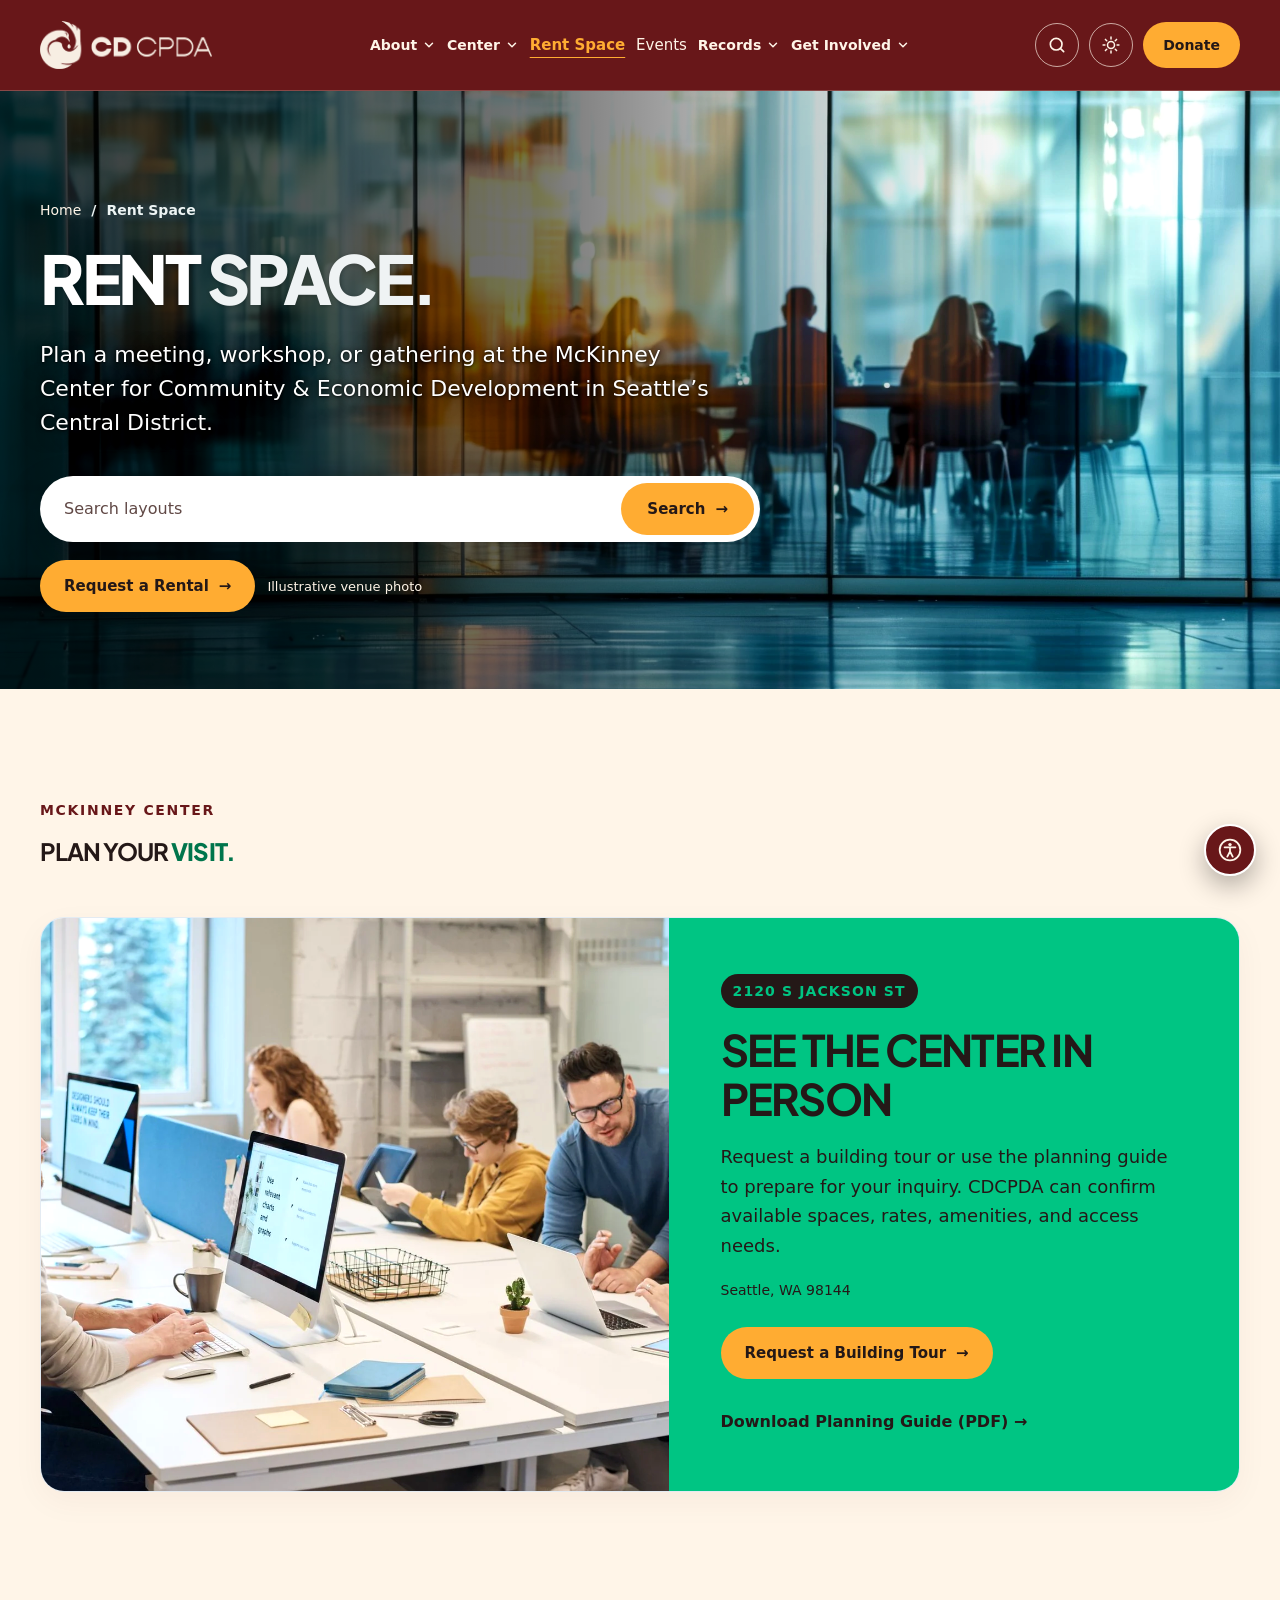
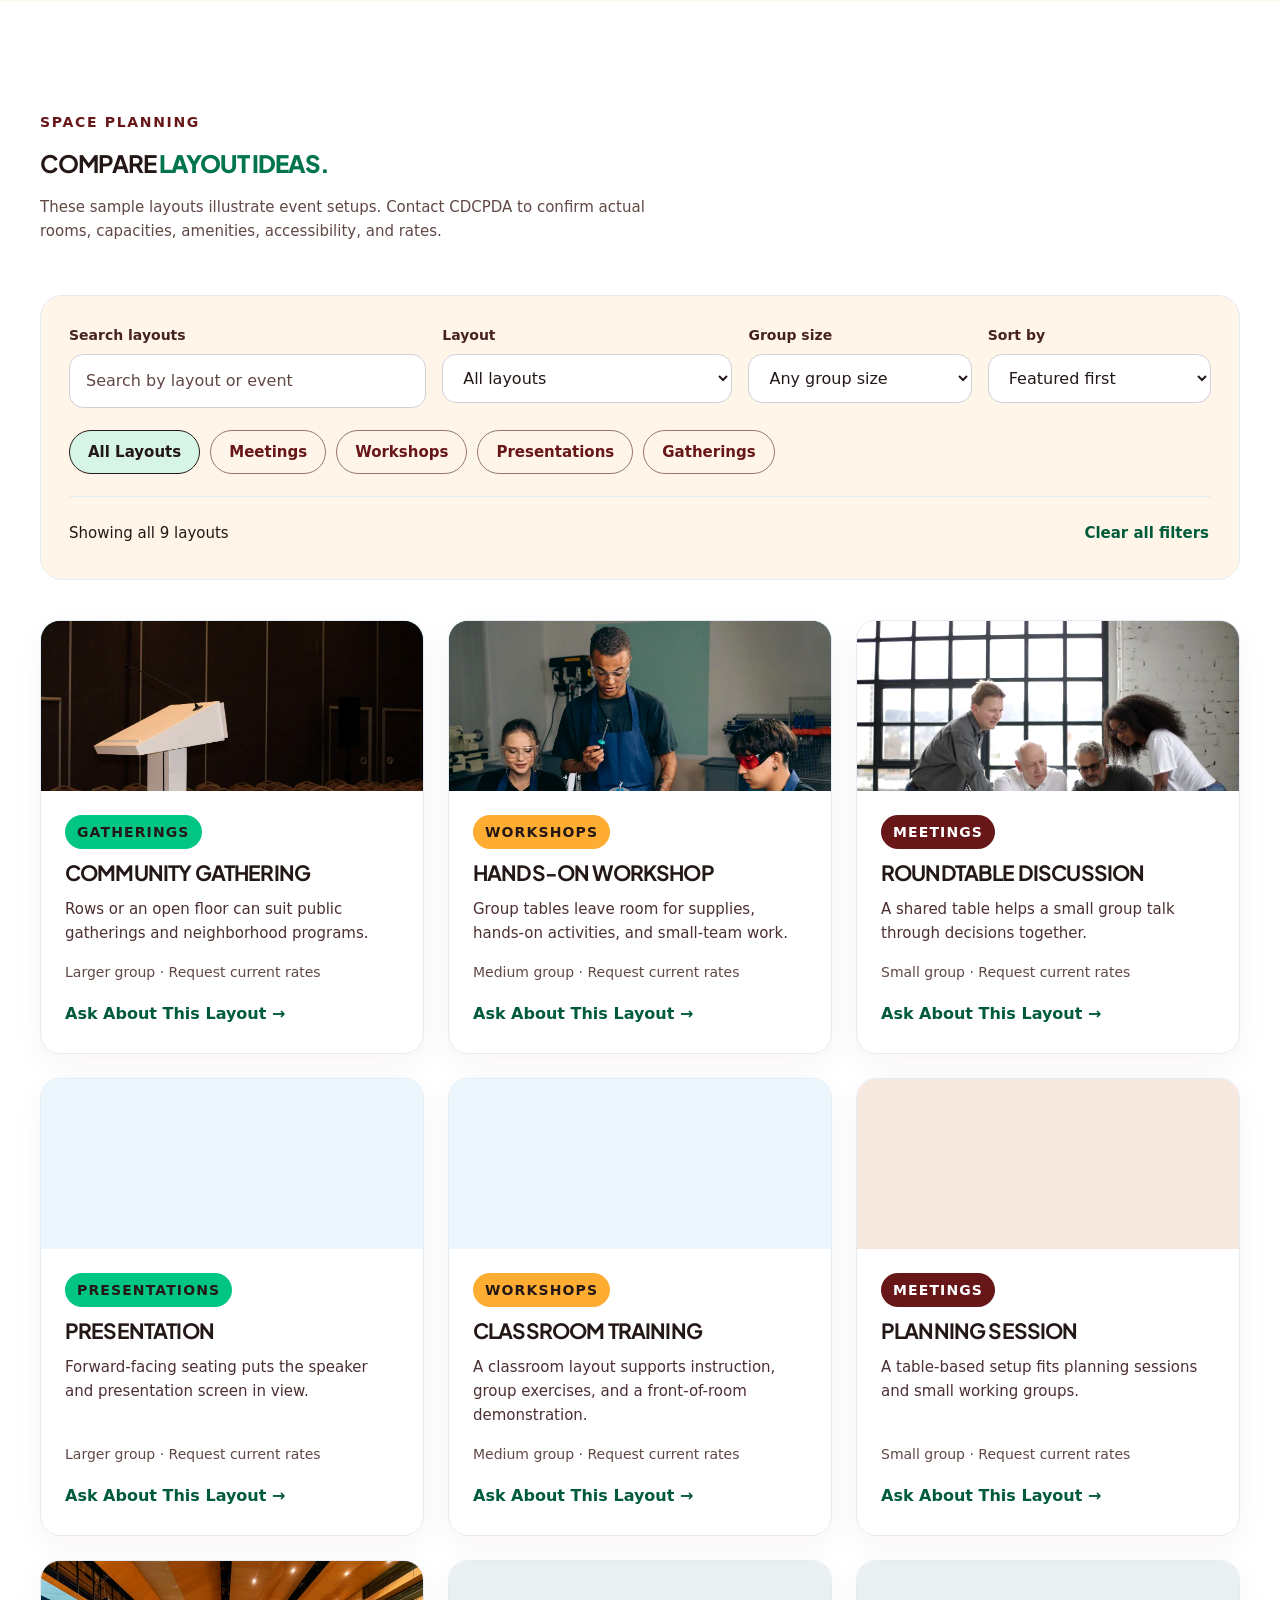
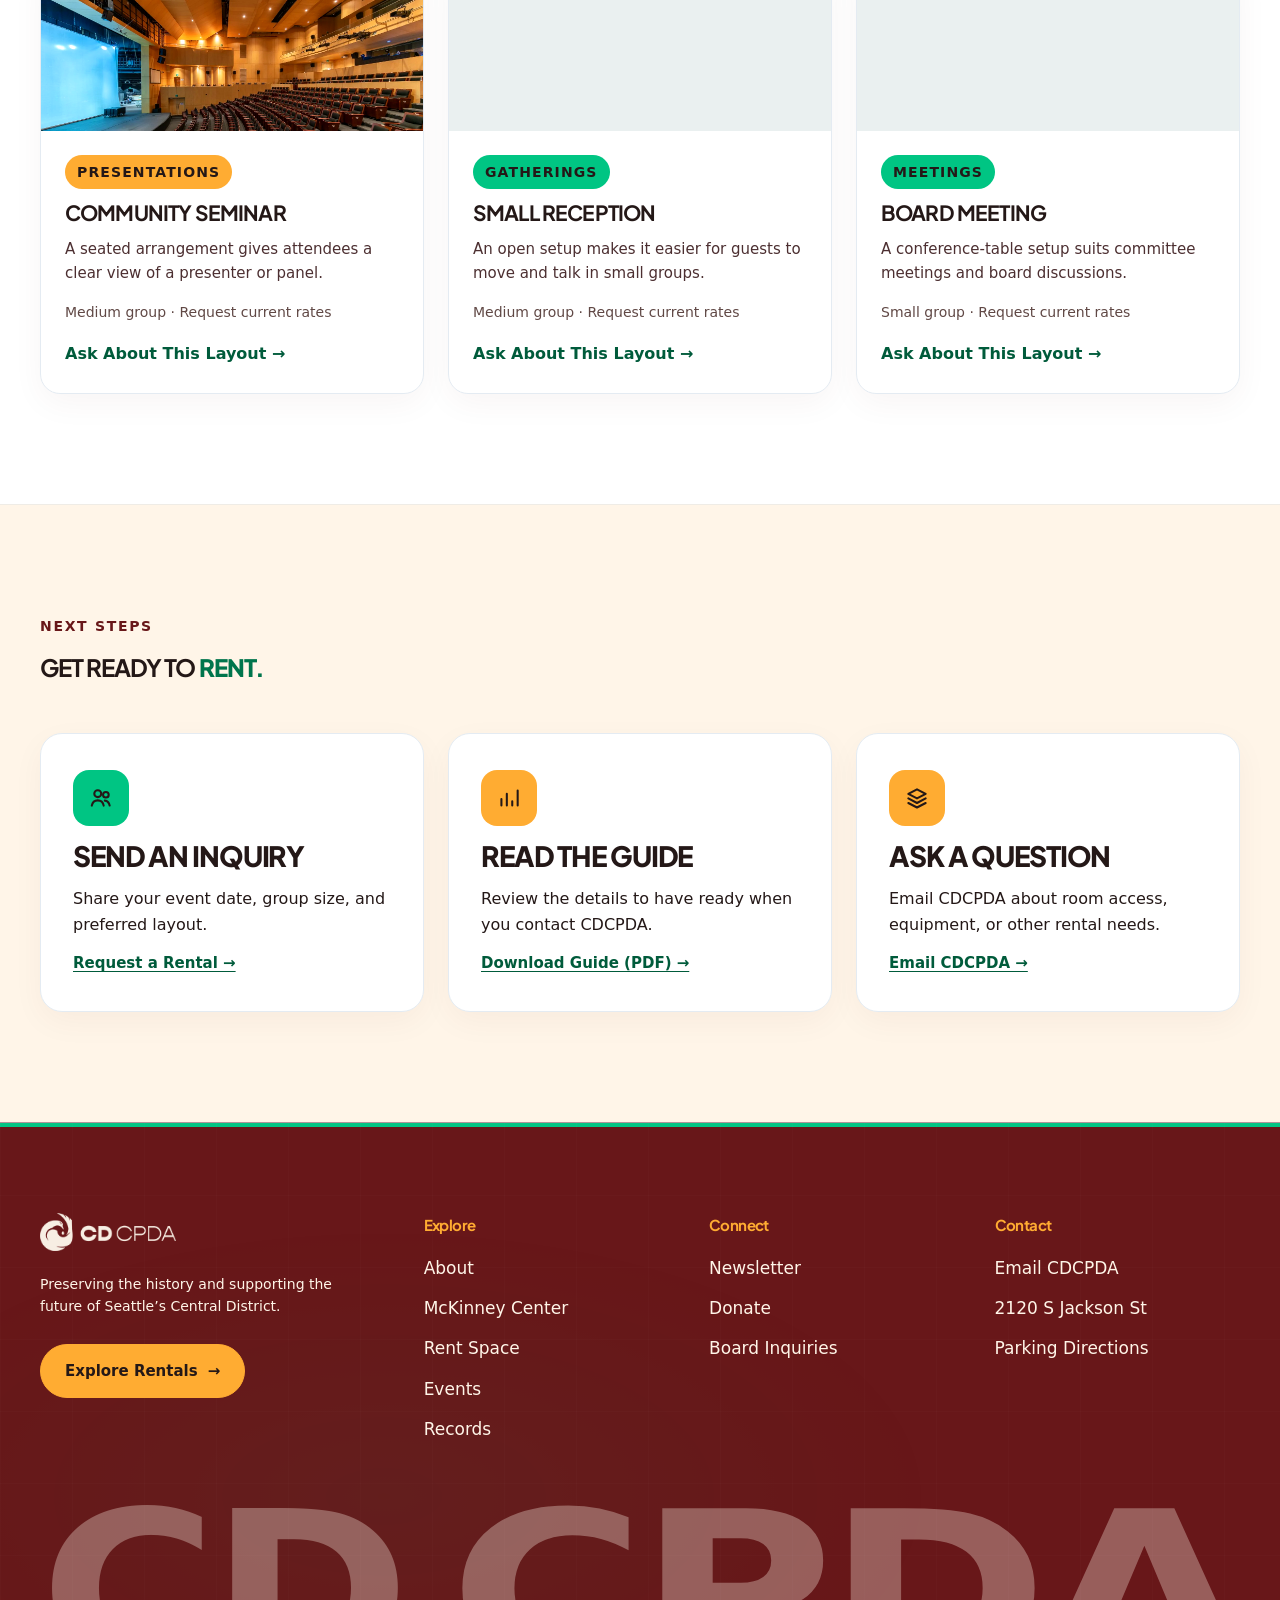
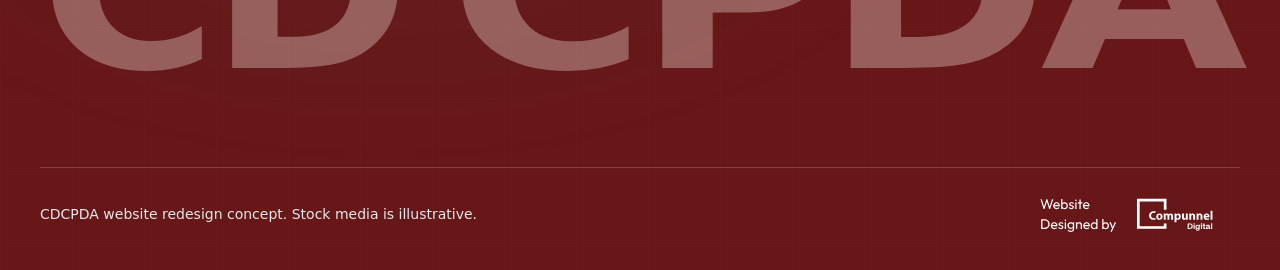
<file: rent-space.html>
<!doctype html>
<html lang="en">
<head>
<meta charset="utf-8">
<meta content="width=device-width, initial-scale=1, viewport-fit=cover" name="viewport">
<meta content="light" name="color-scheme">
<title>Rent Space at the McKinney Center | CDCPDA</title>
<meta name="description" content="Explore sample layouts and request information about renting space at the McKinney Center in Seattle."><link href="https://fonts.googleapis.com" rel="preconnect">
<link href="https://fonts.googleapis.com/css2?family=Archivo:wdth,wght@62..125,100..900&amp;display=swap" rel="stylesheet">
<style>
  :root {
    --surface: #FFFFFF;
    --on-dark: #FFFFFF;
    --dark-surface: #241817;
    --header-bg: rgba(255,255,255,.92);
    --ink-soft: #503c3d;
    --red: #00754c;
    --red-dark: #005b3b;
    --red-tint: #ecf0ef;
    --white: #FFFFFF;
    --paper: #fff5e8;
    --grey-100: #E8E8E6;
    --grey-300: #C9CACE;
    --grey-500: #684e50;
    --grey-700: #37292a;
    --mid: #005b3b;
    --light: #A6A9B0;
    --charcoal: #241817;
    --radius: 16px;
    --max: 1200px;
    --serif: "Archivo", "Arial Black", Arial, sans-serif;
    --sans: "Inter", system-ui, -apple-system, "Segoe UI", Roboto, sans-serif;
    --ease: cubic-bezier(.2,.7,.2,1);
  }
  * { box-sizing: border-box; margin: 0; padding: 0; }
  html { scroll-behavior: smooth; scroll-padding-top: 80px; }
  body { font-family: var(--sans); color: var(--charcoal); background: var(--paper); line-height: 1.6; -webkit-font-smoothing: antialiased; overflow-x: hidden; }
  a { color: inherit; text-decoration: none; }
  button, input, select, textarea { font: inherit; }
  [hidden] { display: none !important; }
  .container { width: min(100% - 48px, var(--max)); margin-inline: auto; }
  section { padding: 110px 0; }
  .display { font-family: var(--serif); font-weight: 400; line-height: 1.05; letter-spacing: -0.02em; }
  .display em { font-style: italic; font-weight: 700; }
  .eyebrow { display: block; font-size: 14px; font-weight: 600; letter-spacing: .12em; text-transform: uppercase; color: var(--grey-500); margin-bottom: 18px; }
  .eyebrow.red { color: var(--red); }
  h3 { font-size: 20px; font-weight: 600; line-height: 1.3; }
  p { color: var(--grey-500); }
  .muted-link { font-weight: 600; display: inline-flex; gap: 8px; align-items: center; transition: color .2s; }
  .muted-link:hover { color: var(--red); }
  .muted-link span { display: inline-block; transition: transform .3s var(--ease); }
  .muted-link:hover span { transform: translate(3px,-3px); }

  
  .reveal { opacity: 0; transform: translateY(28px); transition: opacity .9s var(--ease), transform .9s var(--ease); transition-delay: var(--d, 0s); }
  .reveal.in { opacity: 1; transform: none; }

  
  #scroll-bar { position: fixed; top: 0; left: 0; height: 3px; width: 0; background: var(--red); z-index: 100; }

  
  .btn { display: inline-flex; align-items: center; justify-content: center; gap: 10px; padding: 14px 24px; border-radius: 999px; font-weight: 600; font-size: 15px; border: 0; cursor: pointer; transition: background .25s, color .25s, border-color .25s, transform .25s var(--ease), box-shadow .25s; position: relative; overflow: hidden; }
  .btn .arr { display: inline-block; transition: transform .3s var(--ease); }
  .btn:hover .arr { transform: translateX(4px); }
  .btn:hover { transform: translateY(-2px); box-shadow: 0 10px 24px rgba(27,20,21,.18); }
  .btn:active { transform: scale(.97); }
  .btn-red { background: var(--red); color: var(--on-dark); }
  .btn-red:hover { background: var(--red-dark); }
  .btn-dark { background: var(--dark-surface); color: var(--on-dark); }
  .btn-ghost { background: transparent; color: var(--charcoal); border: 1px solid var(--grey-300); }
  .btn-ghost:hover { border-color: var(--charcoal); }
  .btn-white { background: var(--surface); color: var(--charcoal); }
  .icon-btn { width: 52px; height: 52px; border-radius: 50%; border: 1px solid var(--grey-300); background: var(--surface); display: grid; place-items: center; cursor: pointer; font-size: 18px; color: var(--charcoal); transition: all .25s var(--ease); }
  .icon-btn:hover { border-color: var(--charcoal); transform: scale(1.06); }
  .icon-btn:active { transform: scale(.94); }

  
  .email-form { display: flex; align-items: center; background: var(--surface); border-radius: 999px; padding: 6px 6px 6px 22px; max-width: 520px; border: 1px solid var(--grey-300); transition: box-shadow .3s, border-color .3s; }
  .email-form:focus-within { border-color: var(--red); box-shadow: 0 0 0 4px var(--red-tint); }
  .email-form input { flex: 1; border: 0; outline: none; font-size: 15px; background: transparent; min-width: 0; }
  .email-form .btn { padding: 12px 22px; }
  .email-form.on-dark { background: #261c1d; border-color: #37292a; }
  .email-form.on-dark input { color: var(--on-dark); }
  .email-form.on-dark input::placeholder { color: var(--grey-500); }

  
  header { position: sticky; top: 0; z-index: 50; background: var(--header-bg); backdrop-filter: blur(12px); border-bottom: 1px solid transparent; transition: border-color .3s, box-shadow .3s; padding-top: env(safe-area-inset-top, 0px); }
  header.scrolled { border-color: var(--grey-100); box-shadow: 0 8px 24px rgba(27,20,21,.05); }
  .nav { display: grid; grid-template-columns: 1fr auto 1fr; align-items: center; height: 72px; }
  .nav-left, .nav-right { display: flex; align-items: center; gap: 28px; }
  .nav-right { justify-content: flex-end; }
  .nav-left a, .nav-right a.plain { font-size: 14px; font-weight: 500; color: var(--grey-700); position: relative; padding: 4px 0; }
  .nav-left a::after, .nav-right a.plain::after { content: ""; position: absolute; left: 0; bottom: 0; height: 1px; width: 100%; background: var(--red); transform: scaleX(0); transform-origin: right; transition: transform .35s var(--ease); }
  .nav-left a:hover, .nav-right a.plain:hover { color: var(--red); }
  .nav-left a:hover::after, .nav-right a.plain:hover::after { transform: scaleX(1); transform-origin: left; }
  .logo { font-weight: 800; font-size: 22px; letter-spacing: -0.03em; display: inline-flex; align-items: center; gap: 8px; }
  .logo-mark { width: 26px; height: 26px; border-radius: 7px; background: var(--red); color: var(--on-dark); display: grid; place-items: center; font-size: 14px; transition: transform .5s var(--ease); }
  .logo:hover .logo-mark { transform: rotate(-12deg) scale(1.08); }
  .menu-toggle { display: none; background: none; border: 0; font-size: 26px; cursor: pointer; }

  
  .hero { position: relative; background: var(--dark-surface); color: var(--on-dark); padding: 150px 0 180px; overflow: hidden; --mx: 70%; --my: 30%; }
  .hero::before { content: ""; position: absolute; inset: 0; background: linear-gradient(90deg, rgba(37,7,9,.84), rgba(37,7,9,.38)); }
  .hero::after { content: ""; position: absolute; inset: 0; background: radial-gradient(520px circle at var(--mx) var(--my), rgba(255,255,255,.10), transparent 60%); pointer-events: none; transition: background .2s; }
  .hero .container { position: relative; z-index: 1; }
  .hero h1 { font-size: clamp(40px, 5.2vw, 72px); max-width: 880px; }
  .hero h1 .line { display: block; overflow: hidden; }
  .hero h1 .line > span { display: inline-block; transform: translateY(105%); animation: rise 1s var(--ease) forwards; }
  .hero h1 .line:nth-child(2) > span { animation-delay: .12s; }
  .hero .sub { color: #B8BAC0; font-size: 19px; max-width: 560px; margin: 28px 0 40px; opacity: 0; animation: fade 1s .35s var(--ease) forwards; }
  .hero .email-form { opacity: 0; animation: fade 1s .5s var(--ease) forwards; }
  .hero-side { position: absolute; right: 24px; bottom: 0; max-width: 260px; font-size: 14px; color: #9A9CA3; }
  .hero-motion { position: absolute; inset: 0; pointer-events: none; opacity: .6; overflow: hidden; z-index: 0; }

  
  .stats-wrap { background: var(--surface); border: 1px solid var(--grey-100); border-radius: var(--radius); overflow: hidden; margin-top: -90px; position: relative; z-index: 2; box-shadow: 0 24px 60px rgba(27,20,21,.08); }
  .stat-top { display: grid; grid-template-columns: 1fr 1fr; }
  .stat-top > div { padding: 44px 48px; transition: background .3s; }
  .stat-top > div:hover { background: #FAFAF9; }
  .stat-top > div + div { border-left: 1px solid var(--grey-100); }
  .big-stat { font-family: var(--serif); font-size: 64px; line-height: 1; letter-spacing: -0.02em; font-variant-numeric: tabular-nums; }
  .stat-top p { margin-top: 12px; font-size: 14px; }
  .logo-grid { display: grid; grid-template-columns: repeat(6, 1fr); border-top: 1px solid var(--grey-100); }
  .logo-grid div { padding: 30px 16px; text-align: center; font-weight: 700; color: var(--grey-300); font-size: 17px; border-right: 1px solid var(--grey-100); transition: color .3s, transform .3s var(--ease); cursor: default; }
  .logo-grid div:hover { color: var(--charcoal); transform: translateY(-2px); }
  .logo-grid div:last-child { border-right: 0; }

  
  .products-head { display: flex; justify-content: space-between; align-items: end; gap: 32px; margin-bottom: 56px; flex-wrap: wrap; }
  .products-head h2 { font-size: clamp(38px, 5vw, 60px); }
  .products-nav { display: flex; gap: 12px; }
  .pcards { display: flex; gap: 16px; height: 620px; }
  .pcard { position: relative; flex: 1 1 0; min-width: 0; border-radius: var(--radius); overflow: hidden; cursor: pointer; color: var(--on-dark); background: var(--c); transition: flex-grow .9s var(--ease), background .5s, transform .4s var(--ease); --t: #fff; color: var(--t); outline: none; }
  .pcard.active { flex-grow: 5; cursor: default; }
  .pcard:not(.active):hover { transform: translateY(-6px); }
  .pcard:focus-visible { box-shadow: 0 0 0 3px var(--paper), 0 0 0 5px var(--charcoal); }
  .pcard::before { content: ""; position: absolute; inset: 0; background: repeating-linear-gradient(135deg, rgba(255,255,255,.06) 0 2px, transparent 2px 22px); pointer-events: none; }
  .pc-rail { position: absolute; inset: 0; display: flex; flex-direction: column; justify-content: space-between; align-items: center; padding: 30px 0; transition: opacity .4s var(--ease); }
  .pcard.active .pc-rail { opacity: 0; pointer-events: none; }
  .pc-num { font-size: 14px; font-weight: 600; opacity: .8; }
  .pc-name { writing-mode: vertical-rl; transform: rotate(180deg); font-family: var(--sans); font-weight: 700; font-size: 20px; letter-spacing: -0.01em; white-space: nowrap; }
  .pc-plus { width: 36px; height: 36px; border-radius: 50%; border: 1px solid currentColor; display: grid; place-items: center; font-size: 16px; transition: transform .4s var(--ease), background .3s; opacity: .85; }
  .pcard:not(.active):hover .pc-plus { transform: rotate(90deg); background: rgba(255,255,255,.18); }
  .pc-content { position: absolute; top: 40px; bottom: 40px; left: 40px; right: 40px; min-width: 620px; display: grid; grid-template-columns: 1.05fr 1fr; gap: 40px; opacity: 0; transition: opacity .5s var(--ease) .25s; pointer-events: none; }
  .pcard.active .pc-content { opacity: 1; pointer-events: auto; }
  .pc-text { display: flex; flex-direction: column; min-height: 0; }
  .pc-brand { font-size: 14px; letter-spacing: .14em; text-transform: uppercase; font-weight: 700; opacity: .85; }
  .pc-title { font-family: var(--sans); font-size: 26px; font-weight: 700; letter-spacing: -0.01em; margin-top: 8px; }
  .pc-quote { font-family: var(--serif); font-size: 21px; line-height: 1.35; margin-top: 26px; }
  .pc-person { margin-top: 22px; font-size: 14px; opacity: .9; }
  .pc-person strong { display: block; font-size: 15px; }
  .pc-more { margin-top: 22px; font-weight: 600; font-size: 15px; display: inline-flex; gap: 8px; align-items: center; align-self: flex-start; padding-bottom: 3px; background: linear-gradient(currentColor, currentColor) no-repeat 0 100% / 0 1px; transition: background-size .4s var(--ease), gap .3s; }
  .pc-more:hover { background-size: 100% 1px; gap: 12px; }
  .pc-metric { margin-top: auto; }
  .pc-metric .num { font-family: var(--serif); font-size: 54px; line-height: 1; }
  .pc-metric .lbl { font-size: 14px; opacity: .88; margin-top: 8px; max-width: 260px; }
  .pc-media { position: relative; border-radius: 12px; overflow: hidden; background: var(--mid); min-height: 0; }
  .pc-media .motion-dots { background-image: radial-gradient(circle, rgba(255,255,255,.28) 1.5px, transparent 2px); }
  .pc-media .motion-beam { background: linear-gradient(90deg, transparent, rgba(255,255,255,.35), transparent); }
  .pc-media .cap { position: absolute; left: 16px; bottom: 14px; z-index: 2; font-size: 14px; letter-spacing: .08em; text-transform: uppercase; font-weight: 600; opacity: .85; }
  .pc-media .shape { position: absolute; inset: 22% 18%; border-radius: 22px; border: 1px solid rgba(255,255,255,.35); animation: spin 14s linear infinite; }
  .pc-media .shape.b { inset: 34% 30%; animation-duration: 9s; animation-direction: reverse; border-style: dashed; }
  .pcards-foot { display: flex; justify-content: space-between; align-items: center; margin-top: 28px; gap: 20px; flex-wrap: wrap; }
  .pc-dots { display: flex; gap: 10px; }
  .pc-dots button { width: 10px; height: 10px; border-radius: 999px; border: 0; background: var(--grey-300); cursor: pointer; transition: width .4s var(--ease), background .3s; padding: 0; }
  .pc-dots button.on { width: 36px; background: var(--red); }
  .pc-dots button:hover:not(.on) { background: var(--grey-500); }
  .pc-arrows { display: flex; gap: 12px; }

  
  .customers-head { display: flex; justify-content: space-between; align-items: end; margin-bottom: 40px; flex-wrap: wrap; gap: 24px; }
  .customers-head h2 { font-size: clamp(38px, 5vw, 56px); max-width: 560px; }
  .customers-box { background: var(--dark-surface); color: var(--on-dark); border-radius: 20px; overflow: hidden; }
  .cust-tabs { display: grid; grid-template-columns: repeat(4, 1fr); border-bottom: 1px solid #322526; position: relative; }
  .cust-tab { padding: 22px 32px; background: none; border: 0; color: #8B8E96; text-align: left; cursor: pointer; border-right: 1px solid #322526; transition: color .3s, background .3s; }
  .cust-tab:last-child { border-right: 0; }
  .cust-tab:hover { color: var(--on-dark); }
  .cust-tab strong { display: block; color: inherit; font-size: 16px; }
  .cust-tab span { font-size: 14px; }
  .cust-tab.active { color: var(--on-dark); background: #241b1c; }
  .cust-bar { position: absolute; bottom: 0; height: 3px; background: var(--red); transition: left .5s var(--ease), width .5s var(--ease); }
  .cust-body { padding: 56px; display: grid; grid-template-columns: 1.3fr 1fr; gap: 48px; animation: fadeUp .6s var(--ease); }
  .cust-body blockquote { font-family: var(--serif); font-size: 30px; line-height: 1.3; }
  .cust-body .by { margin-top: 28px; font-size: 14px; color: #B8BAC0; }
  .cust-body .by strong { color: var(--on-dark); display: block; }
  .cust-body .readmore { margin-top: 28px; display: inline-flex; color: var(--on-dark); font-weight: 600; gap: 8px; background: linear-gradient(var(--on-dark), var(--on-dark)) no-repeat 0 100% / 0 1px; padding-bottom: 3px; transition: background-size .4s var(--ease); }
  .cust-body .readmore:hover { background-size: 100% 1px; }
  .cust-kpis { display: grid; gap: 28px; align-content: center; }
  .kpi { border-left: 2px solid var(--red); padding-left: 20px; transition: transform .35s var(--ease), border-color .3s; }
  .kpi:hover { transform: translateX(6px); border-color: #ffac32; }
  .kpi .v { font-family: var(--serif); font-size: 44px; line-height: 1; }
  .kpi .l { font-size: 14px; color: #A3A6AD; margin-top: 6px; }
  .cust-quotes { border-top: 1px solid #322526; padding: 32px 56px; display: flex; justify-content: space-between; align-items: center; gap: 24px; }
  .cust-quotes p { color: #D7D8DC; font-family: var(--serif); font-size: 20px; max-width: 680px; }
  .cust-quotes .icon-btn { background: transparent; color: var(--on-dark); border-color: #473637; }
  .cust-quotes .icon-btn:hover { border-color: var(--on-dark); }

  
  .dark-section { background: var(--dark-surface); color: var(--on-dark); }
  .dark-section p { color: #9A9CA3; }
  .dark-head { max-width: 720px; margin-bottom: 64px; }
  .dark-head h2 { font-size: clamp(40px, 5vw, 60px); }
  .acc { border-top: 1px solid #322526; }
  .acc-row { border-bottom: 1px solid #322526; }
  .acc-btn { width: 100%; display: grid; grid-template-columns: 180px 1fr 44px; align-items: center; gap: 24px; padding: 28px 0; background: none; border: 0; color: var(--on-dark); cursor: pointer; text-align: left; }
  .acc-btn .kicker { font-size: 14px; color: #8B8E96; transition: color .3s; }
  .acc-btn .title { font-family: var(--serif); font-size: clamp(26px, 3vw, 38px); transition: color .3s, transform .4s var(--ease); }
  .acc-btn:hover .title { color: #ffac32; transform: translateX(8px); }
  .acc-btn:hover .kicker { color: var(--on-dark); }
  .acc-btn .plus { width: 40px; height: 40px; border-radius: 50%; border: 1px solid #473637; display: grid; place-items: center; transition: transform .4s var(--ease), background .3s, border-color .3s; justify-self: end; }
  .acc-row.open .plus { transform: rotate(45deg); background: var(--red); border-color: var(--red); }
  .acc-panel { display: grid; grid-template-columns: 180px 1fr; gap: 24px; padding: 0 0 32px; animation: fadeUp .5s var(--ease); }
  .acc-panel p { max-width: 640px; }
  .acc-panel ul { list-style: none; display: flex; flex-wrap: wrap; gap: 10px; margin-top: 18px; }
  .acc-panel li { font-size: 14px; padding: 6px 12px; border: 1px solid #37292a; border-radius: 999px; color: #C9CACE; transition: border-color .3s, color .3s, transform .3s var(--ease); }
  .acc-panel li:hover { border-color: var(--red); color: var(--on-dark); transform: translateY(-2px); }

  
  @keyframes drift { to { background-position: 28px 28px; } }
  @keyframes beam { from { transform: translateX(-120%); } to { transform: translateX(320%); } }
  @keyframes bar { 0%, 100% { transform: scaleY(.22); } 50% { transform: scaleY(1); } }
  @keyframes sweep { 0% { background-position: 0% 50%; } 50% { background-position: 100% 50%; } 100% { background-position: 0% 50%; } }
  @keyframes spin { to { transform: rotate(360deg); } }
  @keyframes rise { to { transform: translateY(0); } }
  @keyframes fade { to { opacity: 1; } }
  @keyframes fadeUp { from { opacity: 0; transform: translateY(14px); } to { opacity: 1; transform: none; } }
  @keyframes blink { 0%, 80%, 100% { opacity: .2; } 40% { opacity: 1; } }
  .motion-dots { position: absolute; inset: -28px; background-image: radial-gradient(circle, rgba(255,255,255,.22) 1.5px, transparent 2px); background-size: 28px 28px; animation: drift 8s linear infinite; }
  .motion-beam { position: absolute; top: 0; bottom: 0; left: 0; width: 35%; background: linear-gradient(90deg, transparent, rgba(184,37,46,.6), transparent); animation: beam 6s ease-in-out infinite; }
  .loop { position: relative; height: 280px; border-radius: 20px; overflow: hidden; background: var(--dark-surface); isolation: isolate; }
  .loop .bars { position: absolute; left: 8%; right: 8%; bottom: 0; height: 58%; display: flex; align-items: flex-end; gap: 10px; z-index: 1; }
  .loop .bars i { flex: 1; height: 100%; background: var(--red); border-radius: 6px 6px 0 0; transform-origin: bottom; animation: bar 2.4s ease-in-out infinite; }
  .loop .bars i:nth-child(odd) { background: #624a4b; }
  .loop-label { position: absolute; left: 32px; top: 28px; z-index: 2; color: var(--on-dark); font-size: 14px; letter-spacing: .14em; text-transform: uppercase; font-weight: 600; }

  
  .mission-top { display: grid; grid-template-columns: 1.6fr 1fr; gap: 48px; align-items: end; margin-bottom: 72px; }
  .mission-top h2 { font-size: clamp(38px, 5vw, 60px); }
  
  .mission-year { text-align: right; }
  .mission-year .yr { font-family: var(--serif); font-size: 64px; line-height: 1; }
  .mission-year p { font-size: 14px; margin-top: 8px; }
  .mission-cols { display: grid; grid-template-columns: repeat(3, 1fr); border-top: 1px solid var(--grey-300); }
  .mission-col { padding: 36px 36px 36px 0; transition: transform .4s var(--ease); }
  .mission-col:hover { transform: translateY(-4px); }
  .mission-col + .mission-col { padding-left: 36px; border-left: 1px solid var(--grey-300); }
  .mission-col .sub { font-size: 14px; color: var(--red); font-weight: 600; margin: 8px 0 14px; }
  .mission-col p { font-size: 15px; }

  
  .industries { background: var(--surface); }
  .ind-head { display: grid; grid-template-columns: 1fr 1fr; gap: 48px; align-items: end; margin-bottom: 56px; }
  .ind-head h2 { font-size: clamp(38px, 5vw, 56px); }
  .ind-grid { display: grid; grid-template-columns: repeat(3, 1fr); border: 1px solid var(--grey-100); border-radius: 20px; overflow: hidden; }
  .ind-card { padding: 44px 40px; min-height: 240px; display: flex; flex-direction: column; border-right: 1px solid var(--grey-100); border-bottom: 1px solid var(--grey-100); transition: background .35s, color .35s; cursor: pointer; position: relative; }
  .ind-card:nth-child(3n) { border-right: 0; }
  .ind-card:nth-last-child(-n+3) { border-bottom: 0; }
  .ind-card::before { content: ""; position: absolute; left: 0; top: 0; height: 3px; width: 100%; background: var(--red); transform: scaleX(0); transform-origin: left; transition: transform .5s var(--ease); }
  .ind-card:hover { background: var(--red-tint); }
  .ind-card:hover::before { transform: scaleX(1); }
  .ind-card h3 { font-size: 22px; margin-bottom: 12px; }
  .ind-card p { font-size: 15px; }
  .ind-card .go { margin-top: auto; padding-top: 28px; font-size: 20px; color: var(--charcoal); transition: transform .4s var(--ease), color .3s; display: inline-block; }
  .ind-card:hover .go { transform: translateX(8px); color: var(--red); }

  
  .strip { background: var(--paper); padding: 72px 0; border-top: 1px solid var(--grey-100); }
  .strip-grid { display: grid; grid-template-columns: repeat(3, 1fr); gap: 32px; }
  .strip-item { display: flex; gap: 16px; align-items: flex-start; transition: transform .35s var(--ease); }
  .strip-item:hover { transform: translateY(-3px); }
  .strip-item .ic { flex: 0 0 44px; height: 44px; border-radius: 12px; background: var(--surface); border: 1px solid var(--grey-100); display: grid; place-items: center; color: var(--red); font-weight: 700; transition: background .3s, color .3s, transform .4s var(--ease); }
  .strip-item:hover .ic { background: var(--red); color: var(--on-dark); transform: rotate(-8deg); }
  .strip-item strong { display: block; font-size: 15px; }
  .strip-item span { font-size: 14px; color: var(--grey-500); }

  
  .calc { background: var(--surface); }
  .calc-box { display: grid; grid-template-columns: 1fr 1fr; gap: 64px; align-items: center; }
  .calc-box h2 { font-size: clamp(36px, 4.5vw, 52px); margin-bottom: 18px; }
  .calc-box label { display: flex; justify-content: space-between; font-size: 14px; font-weight: 600; color: var(--charcoal); margin: 26px 0 10px; }
  .calc-box label span { color: var(--red); font-variant-numeric: tabular-nums; }
  .calc-box input[type=range] { width: 100%; accent-color: var(--red); cursor: pointer; }
  .calc-result { background: var(--dark-surface); color: var(--on-dark); border-radius: 20px; padding: 48px; transition: transform .4s var(--ease), box-shadow .4s; }
  .calc-result:hover { transform: translateY(-4px); box-shadow: 0 24px 50px rgba(27,20,21,.2); }
  .calc-result .label { font-size: 14px; color: #9A9CA3; letter-spacing: .08em; text-transform: uppercase; }
  .calc-result .amt { font-family: var(--serif); font-size: 72px; line-height: 1; margin: 14px 0 8px; font-variant-numeric: tabular-nums; }
  .calc-result .amt span { color: #ffac32; }
  .calc-result p { color: #9A9CA3; font-size: 14px; margin-bottom: 28px; }

  
  .cta { background: var(--red); color: var(--on-dark); text-align: center; padding: 120px 0; }
  .cta h2 { font-family: var(--serif); font-size: clamp(44px, 6vw, 80px); font-weight: 400; line-height: 1.02; letter-spacing: -0.02em; }
  .cta h2 em { font-weight: 700; }
  .cta p { color: #ecf0ef; margin: 24px auto 40px; max-width: 540px; font-size: 18px; }
  .cta .email-form { margin: 0 auto; background: var(--surface); border-color: transparent; }
  .cta .email-form .btn { background: var(--dark-surface); }
  .cta .email-form .btn:hover { background: #000; }

  
  footer { background: var(--grey-100); padding: 90px 0 36px; color: var(--grey-700); }
  .footer-grid { display: grid; grid-template-columns: 1.6fr repeat(4, 1fr); gap: 40px; }
  footer .logo { color: var(--charcoal); margin-bottom: 20px; }
  footer .about { font-size: 14px; color: var(--grey-500); max-width: 300px; }
  footer h4 { font-size: 14px; color: var(--charcoal); font-weight: 700; margin-bottom: 18px; }
  footer ul { list-style: none; display: grid; gap: 11px; }
  footer ul a { font-size: 14px; color: var(--grey-700); background: linear-gradient(var(--red), var(--red)) no-repeat 0 100% / 0 1px; padding-bottom: 2px; transition: background-size .35s var(--ease), color .3s; display: inline-block; justify-self: start; }
  footer ul a:hover { color: var(--red); background-size: 100% 1px; }
  .footer-bottom { margin-top: 72px; padding-top: 26px; border-top: 1px solid var(--grey-300); display: flex; justify-content: space-between; flex-wrap: wrap; gap: 16px; font-size: 14px; color: var(--grey-500); }
  .footer-bottom a { margin-left: 18px; transition: color .3s; }
  .footer-bottom a:hover { color: var(--red); }
  .media-credit { font-size: 14px; margin-top: 8px; max-width: 620px; }

  
  .assist { position: fixed; right: 24px; bottom: 24px; z-index: 60; background: var(--dark-surface); color: var(--on-dark); border: 0; border-radius: 999px; padding: 14px 22px 14px 16px; display: inline-flex; gap: 10px; align-items: center; font-weight: 600; font-size: 14px; cursor: pointer; box-shadow: 0 12px 30px rgba(0,0,0,.25); transition: transform .3s var(--ease); }
  .assist:hover { transform: translateY(-3px); }
  .assist .dot { width: 22px; height: 22px; border-radius: 50%; background: var(--red); display: grid; place-items: center; font-size: 14px; animation: pulse 2.4s ease infinite; }
  @keyframes pulse { 0% { box-shadow: 0 0 0 0 rgba(184,37,46,.6); } 70% { box-shadow: 0 0 0 10px rgba(184,37,46,0); } 100% { box-shadow: 0 0 0 0 rgba(184,37,46,0); } }
  .assist-panel { position: fixed; right: 24px; bottom: 90px; z-index: 60; width: 300px; background: var(--surface); border-radius: 18px; padding: 20px; box-shadow: 0 24px 50px rgba(27,20,21,.18); opacity: 0; transform: translateY(12px) scale(.96); transform-origin: bottom right; pointer-events: none; transition: opacity .3s, transform .4s var(--ease); }
  .assist-panel.open { opacity: 1; transform: none; pointer-events: auto; }
  .assist-panel .msg { font-size: 14px; color: var(--grey-700); background: var(--paper); border-radius: 12px; padding: 12px 14px; min-height: 44px; }
  .assist-panel .typing span { display: inline-block; width: 6px; height: 6px; margin-right: 4px; border-radius: 50%; background: var(--grey-500); animation: blink 1.2s infinite; }
  .assist-panel .typing span:nth-child(2) { animation-delay: .2s; }
  .assist-panel .typing span:nth-child(3) { animation-delay: .4s; }
  .assist-panel .quick { display: flex; flex-wrap: wrap; gap: 8px; margin-top: 14px; }
  .assist-panel .quick button { border: 1px solid var(--grey-300); background: var(--surface); border-radius: 999px; padding: 6px 12px; font-size: 14px; cursor: pointer; transition: all .25s; }
  .assist-panel .quick button:hover { border-color: var(--red); color: var(--red); transform: translateY(-1px); }

  
  @media (max-width: 1080px) {
    .logo-grid { grid-template-columns: repeat(3, 1fr); }
    .logo-grid div:nth-child(3n) { border-right: 0; }
    .logo-grid div:nth-child(-n+3) { border-bottom: 1px solid var(--grey-100); }
    .footer-grid { grid-template-columns: 1fr 1fr 1fr; }
    .footer-grid > div:first-child { grid-column: 1 / -1; }
    .pc-content { min-width: 560px; }
  }
  @media (max-width: 900px) {
    section { padding: 80px 0; }
    .nav { grid-template-columns: auto 1fr; }
    .nav-left { display: none; }
    .nav-right a.plain { display: none; }
    .menu-toggle { display: block; justify-self: end; }
    .nav-left.open { display: flex; flex-direction: column; position: absolute; top: 72px; left: 0; right: 0; background: var(--paper); padding: 24px; gap: 18px; }
    .stat-top, .cust-body, .calc-box, .mission-top, .ind-head, .mission-cols, .strip-grid { grid-template-columns: 1fr; }
    .mission-year { text-align: left; }
    .mission-col, .mission-col + .mission-col { padding: 28px 0; border-left: 0; }
    .mission-col + .mission-col { border-top: 1px solid var(--grey-300); }
    .ind-grid { grid-template-columns: 1fr 1fr; }
    .ind-card:nth-child(3n) { border-right: 1px solid var(--grey-100); }
    .ind-card:nth-child(2n) { border-right: 0; }
    .ind-card:nth-last-child(-n+3) { border-bottom: 1px solid var(--grey-100); }
    .ind-card:nth-last-child(-n+2) { border-bottom: 0; }
    .cust-tabs { grid-template-columns: 1fr; }
    .cust-tab { border-right: 0; border-bottom: 1px solid #322526; }
    .cust-bar { display: none; }
    .cust-quotes { flex-direction: column; align-items: flex-start; padding: 28px; }
    .acc-btn { grid-template-columns: 1fr 40px; }
    .acc-btn .kicker { display: none; }
    .acc-panel { grid-template-columns: 1fr; }
    .hero-side { position: static; margin-top: 40px; }
    
    .pcards { flex-direction: column; height: auto; }
    .pcard { flex: none; height: 84px; transition: height .7s var(--ease), background .5s; }
    .pcard.active { height: 640px; }
    .pcard:not(.active):hover { transform: none; }
    .pc-rail { flex-direction: row; padding: 0 26px; }
    .pc-name { writing-mode: horizontal-tb; transform: none; font-size: 18px; }
    .pc-content { position: absolute; inset: 28px; min-width: 0; grid-template-columns: 1fr; grid-template-rows: auto 1fr; gap: 24px; }
    .pc-media { min-height: 200px; }
  }
  @media (max-width: 640px) {
    .container { width: min(100% - 32px, var(--max)); }
    .logo-grid { grid-template-columns: 1fr 1fr; }
    .logo-grid div { border-right: 0 !important; }
    .logo-grid div:nth-child(odd) { border-right: 1px solid var(--grey-100) !important; }
    .logo-grid div:nth-child(-n+4) { border-bottom: 1px solid var(--grey-100); }
    .stat-top > div { padding: 28px; }
    .stat-top > div + div { border-left: 0; border-top: 1px solid var(--grey-100); }
    .stats-wrap { margin-top: -60px; }
    .ind-grid { grid-template-columns: 1fr; }
    .ind-card { border-right: 0 !important; border-bottom: 1px solid var(--grey-100) !important; }
    .ind-card:last-child { border-bottom: 0 !important; }
    .cust-body { padding: 32px 28px; }
    .calc-result { padding: 32px; }
    .footer-grid { grid-template-columns: 1fr 1fr; }
    .email-form { padding-left: 16px; }
    .email-form .btn { padding: 12px 16px; font-size: 14px; }
    .hero { padding: 110px 0 140px; }
    .assist-panel { right: 16px; width: calc(100% - 32px); }
  }
  @media (prefers-reduced-motion: reduce) {
    *, *::before, *::after { animation: none !important; transition: none !important; }
    .reveal { opacity: 1; transform: none; }
    html { scroll-behavior: auto; }
  }

  
  .hero .hero-video { position: absolute; inset: 0; width: 100%; height: 100%; object-fit: cover; z-index: 0; pointer-events: none; }
  .hero::before { z-index: 0; }
  .hero::after { z-index: 1; background: linear-gradient(90deg, rgba(0,0,0,.9) 0%, rgba(0,0,0,.45) 50%, rgba(0,0,0,0) 100%); }
  .hero .container { z-index: 2; }
  .hero-motion { display: none; }
  @media (max-width: 640px) { .hero::after { background: linear-gradient(180deg, rgba(0,0,0,.75), rgba(0,0,0,.9)); } }.theme-btn, .a11y-btn { width: 44px; height: 44px; border-radius: 50%; border: 1px solid var(--grey-300); background: var(--surface); color: var(--charcoal); display: inline-grid; place-items: center; cursor: pointer; transition: border-color .25s, transform .25s var(--ease), background .25s; padding: 0; }
  .theme-btn:hover, .a11y-btn:hover { border-color: var(--red); transform: scale(1.05); }
  .theme-btn:active, .a11y-btn:active { transform: scale(.95); }
  .theme-btn .i-sun { display: none; }.nav-right { display: flex; align-items: center; justify-content: flex-end; gap: 12px; }
  .nav-left { justify-self: center; }

  
  .a11y-wrap { position: relative; }
  .a11y-btn { color: var(--charcoal); }
  .a11y-panel { position: absolute; right: 0; bottom: 56px; width: 260px; background: var(--surface); color: var(--charcoal); border: 1px solid var(--grey-300); border-radius: 14px; padding: 18px 20px; box-shadow: 0 20px 50px rgba(27,20,21,.18); z-index: 70; animation: fadeUp .35s var(--ease); }
  .a11y-panel[hidden] { display: none !important; }
  .a11y-title { font-size: 14px; font-weight: 700; letter-spacing: .08em; text-transform: uppercase; color: var(--charcoal); margin-bottom: 10px; }
  .a11y-row { display: flex; align-items: center; gap: 10px; padding: 9px 0; font-size: 15px; color: var(--charcoal); cursor: pointer; }
  .a11y-row input { width: 18px; height: 18px; accent-color: var(--red); margin: 0; }

  
  html.a11y-text body { zoom: 1.12; }
  html.a11y-contrast { --grey-300: #664d4e; --grey-500: #3b2c2d; --grey-700: #110d0d; --ink-soft: #1b1415; }html.a11y-contrast a { text-decoration: underline; text-underline-offset: 3px; }
  html.a11y-motion *, html.a11y-motion *::before, html.a11y-motion *::after { animation: none !important; transition: none !important; }
  html.a11y-motion .reveal { opacity: 1; transform: none; }

  
  @media (max-width: 900px) {
    .nav { grid-template-columns: 1fr auto; }
    .nav-right { justify-self: end; }
  }

  
  .stat-top.cards { padding: 28px; gap: 24px; display: grid; grid-template-columns: 1fr 1fr; }
  .stat-top.cards > .feature-card { border: 1px solid var(--grey-100); border-radius: var(--radius); padding: 44px 44px 40px; background: var(--surface); display: flex; flex-direction: column; transition: transform .35s var(--ease), box-shadow .35s, border-color .35s; }
  .stat-top.cards > .feature-card:hover { transform: translateY(-5px); box-shadow: 0 20px 40px rgba(27,20,21,.09); border-color: var(--red-tint); }
  .fc-title { font-family: var(--serif); font-weight: 700; font-size: clamp(36px, 4.4vw, 56px); line-height: 1.08; letter-spacing: -0.02em; color: var(--charcoal); }
  .fc-text { font-size: 15px; line-height: 1.6; color: var(--ink-soft); margin: 18px 0 0; max-width: 380px; }
  .fc-btn { margin-top: auto; align-self: flex-start; margin-top: 30px; display: inline-flex; align-items: center; justify-content: center; padding: 13px 26px; background: var(--red); color: var(--on-dark); font-size: 14px; font-weight: 600; text-decoration: none; border-radius: 999px; transition: background .25s, transform .25s var(--ease), box-shadow .25s; }
  .fc-btn:hover { background: var(--red-dark); transform: translateY(-2px); box-shadow: 0 10px 22px rgba(184,37,46,.25); }
  @media (max-width: 900px) { .stat-top.cards { grid-template-columns: 1fr; } }

  
  .pc-media.has-gif { background: #000; }
  .pc-media.has-gif .motion-dots, .pc-media.has-gif .motion-beam, .pc-media.has-gif .shape { display: none; }
  .pc-media .pc-gif { position: absolute; inset: 0; width: 100%; height: 100%; object-fit: cover; object-position: 50% 30%; z-index: 0; }
  .pc-media.has-gif .cap { z-index: 2; background: rgba(0,0,0,.45); padding: 4px 10px; border-radius: 999px; color: #fff; }

  
  .a11y-fab { position: fixed; right: 24px; bottom: 90px; z-index: 60; width: 48px; height: 48px; border-radius: 50%; border: 0; background: var(--dark-surface); color: #FFFFFF; display: grid; place-items: center; cursor: pointer; box-shadow: 0 10px 26px rgba(0,0,0,.25); transition: transform .3s var(--ease), background .25s; }
  .a11y-fab:hover { transform: translateY(-2px); background: var(--red); }
  .a11y-fab:focus-visible { outline: 3px solid var(--red); outline-offset: 3px; }
  .a11y-panel { position: fixed; right: 24px; bottom: 148px; }
  @media (max-width: 640px) { .a11y-panel { right: 16px; left: 16px; width: auto; } .a11y-fab { right: 16px; } }

  
  .comm-loop .loop-video { position: absolute; inset: 0; width: 100%; height: 100%; object-fit: cover; z-index: 0; }
  .comm-loop::after { content: ""; position: absolute; inset: 0; z-index: 1; background: linear-gradient(90deg, rgba(0,0,0,.55), rgba(0,0,0,.1)); }
  .comm-loop .loop-label { z-index: 2; background: rgba(0,0,0,.45); padding: 6px 12px; border-radius: 999px; }

  
  .ind-loop .loop-video { position: absolute; inset: 0; width: 100%; height: 100%; object-fit: cover; z-index: 0; }
  .ind-loop::after { content: ""; position: absolute; inset: 0; z-index: 1; background: linear-gradient(90deg, rgba(0,0,0,.55), rgba(0,0,0,.1)); }
  .ind-loop .loop-label { z-index: 2; background: rgba(0,0,0,.45); padding: 6px 12px; border-radius: 999px; }

  
  .nav-left span { font-size: 14px; font-weight: 500; color: var(--ink-soft); cursor: default; padding: 4px 0; }
  footer ul span { font-size: 14px; color: var(--ink-soft); cursor: default; }

  
  .hero-wrap { position: relative; }
  .hero.slide { animation: heroIn .9s var(--ease); }
  @keyframes heroIn { from { opacity: 0; } to { opacity: 1; } }
  .hero-controls { position: absolute; right: 32px; bottom: 32px; z-index: 5; display: flex; gap: 12px; }
  .hero-btn { width: 52px; height: 52px; border-radius: 50%; border: 1px solid rgba(255,255,255,.55); background: rgba(0,0,0,.35); color: #FFFFFF; display: grid; place-items: center; cursor: pointer; backdrop-filter: blur(6px); transition: background .25s, border-color .25s, transform .25s var(--ease); padding: 0; }
  .hero-btn:hover { background: var(--red); border-color: var(--red); transform: scale(1.06); }
  .hero-btn:active { transform: scale(.94); }
  .hero-btn:focus-visible { outline: 3px solid #FFFFFF; outline-offset: 3px; }
  #hero-pause .i-play { display: none; }
  html.pause-all #hero-pause .i-pause { display: none; }
  html.pause-all #hero-pause .i-play { display: block; }
  
  html.pause-all *, html.pause-all *::before, html.pause-all *::after { animation-play-state: paused !important; }
  @media (max-width: 640px) { .hero-controls { right: 16px; bottom: 16px; } .hero-btn { width: 46px; height: 46px; } }

  
  .hero-controls { position: absolute; left: 0; right: 0; bottom: 120px; z-index: 5; pointer-events: none; }
  .hero-controls .container { display: flex; justify-content: flex-end; gap: 8px; pointer-events: auto; }
  .hero-btn { width: 36px; height: 36px; border-radius: 50%; border: 1px solid rgba(255,255,255,.6); background: rgba(0,0,0,.35); color: #FFFFFF; display: grid; place-items: center; cursor: pointer; padding: 0; transition: background .25s, border-color .25s, transform .25s var(--ease); }
  .hero-btn:hover { background: var(--red); border-color: var(--red); }
  .hero-btn:focus-visible { outline: 2px solid #FFFFFF; outline-offset: 2px; }
  @media (max-width: 640px) { .hero-controls { bottom: 100px; } }
  
  .hero .btn-ghost { color: #FFFFFF; border-color: rgba(255,255,255,.55); background: transparent; }
  .hero .btn-ghost:hover { border-color: #FFFFFF; }

  
  .hc-grid { display: grid; grid-template-columns: 1fr auto 1fr; align-items: center; }
  .hc-buttons { display: flex; gap: 8px; justify-content: flex-end; }
  .hero-dots { display: flex; gap: 10px; align-items: center; }
  .hero-dot { width: 8px; height: 8px; border-radius: 999px; border: 0; padding: 0; background: rgba(255,255,255,.45); cursor: pointer; transition: width .35s var(--ease), background .3s; }
  .hero-dot:hover { background: rgba(255,255,255,.8); }
  .hero-dot[aria-current="true"] { width: 26px; background: #FFFFFF; }
  .hero-dot:focus-visible { outline: 2px solid #FFFFFF; outline-offset: 3px; }
  .hero-controls .hc-grid { display: grid; grid-template-columns: 1fr auto 1fr; align-items: center; justify-content: stretch; }

  
  .hero .container { max-width: 100%; }
  .hero h1 { font-size: clamp(40px, 5.2vw, 72px); line-height: 1.04; max-width: 900px; overflow-wrap: break-word; }
  .hero .lead { font-size: 19px; line-height: 1.6; max-width: 620px; color: #C4C6CB; margin: 26px 0 40px; overflow-wrap: break-word; }
  .hero .eyebrow { margin-bottom: 18px; }
  .hero h1 em { color: #ffac32; }
  .hero .hero-actions { flex-wrap: wrap; }
  @media (max-width: 640px) { .hero h1 { font-size: clamp(36px, 9.6vw, 48px); } .hero .lead { font-size: 18px; } }
  
  .hero, .hero h1, .hero h1 em, .hero .eyebrow, .hero .lead, .hero .lead strong, .hero .sub { color: #FFFFFF; }
  
  .hero h1 .hl { display: block; white-space: nowrap; }
  @media (max-width: 640px) { .hero h1 .hl { white-space: normal; } }
  
  .hero .hero-actions { gap: 20px; }
  @media (max-width: 640px) { .hero .hero-actions { gap: 16px; } }
  
  .footer-wordmark { display: block; width: 100%; aspect-ratio: 1100 / 110; margin: 64px 0 0; background: var(--charcoal); -webkit-mask-size: 100% 100%; mask-size: 100% 100%; -webkit-mask-repeat: no-repeat; mask-repeat: no-repeat; opacity: .05; pointer-events: none; user-select: none; }
  
  footer .foot-grid img { display: block; margin-bottom: 26px; }
  
  footer .foot-grid > div:first-child p { margin-top: 40px; }

  
  :root { --navy: #241817; --blue: #00754c; --teal: #005b3b; --white: #FFFFFF; --lime: #ffac32; --sky: #ecf0ef; --orange: #681719; }
  
  .logo-img img { height: 46px; width: auto; display: block; }
  .nav-left { list-style: none; padding: 0; margin: 0; }
  .nav-left a { font-weight: 600; }
  .nav-cta { padding: 12px 20px; font-size: 14px; }
  @media (max-width: 900px) { .nav-cta { display: none; } }
  .hero h1 .hl { white-space: normal; }
  .scribble { position: relative; display: inline-block; }
  .scribble svg { position: absolute; left: -2%; bottom: -16px; width: 104%; height: 22px; overflow: visible; pointer-events: none; }
  .scribble path { fill: none; stroke: #681719; stroke-width: 5; stroke-linecap: round; stroke-linejoin: round; stroke-dasharray: 400; stroke-dashoffset: 400; animation: draw 1.4s .6s var(--ease) forwards; }
  @keyframes draw { to { stroke-dashoffset: 0; } }
  html.a11y-motion .scribble path, .scribble path[style] { stroke-dashoffset: 0; }
  @media (prefers-reduced-motion: reduce) { .scribble path { stroke-dashoffset: 0; } }
  .hero-arrow { position: absolute; right: 9%; bottom: 60px; width: 150px; color: #681719; z-index: 1; pointer-events: none; }
  @media (max-width: 900px) { .hero-arrow { display: none; } }
  .media-ph { position: relative; min-height: 260px; border-radius: 16px; border: 2px dashed rgba(255,255,255,.45); display: grid; place-items: center; color: #ccd0d5; text-align: center; padding: 24px; font-size: 14px; font-weight: 600; }
  .media-ph span { display: block; font-weight: 400; font-size: 14px; margin-top: 6px; }
  .loop .bars i { background: #00754c; }
  .loop .bars i:nth-child(odd) { background: #ecf0ef; }
  .loop .bars i:nth-child(3n) { background: #681719; }
  .loop-label { color: #FFFFFF; }
  .btn-white { background: var(--white); color: var(--navy); }
  .btn-white:hover { background: var(--lime); }
  .btn-navy { background: var(--navy); color: #FFFFFF; }
  .btn-navy:hover { background: var(--teal, #005b3b); }
  .cta { background: var(--blue, #00754c); }
  .cta p { color: #edebf4; }
  .cta h2 em { color: #ffac32; }
  .strip-item .ic { color: var(--blue, #00754c); }
  .strip-item:hover .ic { background: var(--blue, #00754c); color: #FFFFFF; }
  .calc-result .email-form input { background: #330d10; color: #FFFFFF; }
  footer { background: var(--navy); color: #ccd0d5; }
  footer h4 { color: #FFFFFF; }
  footer ul a { color: #edebf4; }
  footer ul a:hover { color: #ffac32; }
  footer p, footer .about, footer .media-credit { color: #ccd0d5; }
  footer ul span { color: #9f7779; }
  footer .foot-grid img, footer .footer-grid img, footer .logo-img img { filter: brightness(0) invert(1); }footer .footer-bottom { border-color: #431d20; color: #9f7779; }
  .footer-bottom a { color: #ccd0d5; }
  .footer-wordmark { background: #FFFFFF; }
  .footer-grid { grid-template-columns: 1.4fr repeat(3, 1fr); }
  @media (max-width: 1080px) { .footer-grid { grid-template-columns: 1fr 1fr; } }
  @media (max-width: 640px) { .footer-grid { grid-template-columns: 1fr; } }
  .hero .eyebrow { color: #ffac32; }
  .media-ph.tile { border: 0; background: linear-gradient(150deg, #00754c, #241817); padding: 40px; text-align: left; place-items: stretch; }
  .tile-word { font-family: var(--serif); font-size: clamp(44px, 5vw, 68px); font-weight: 700; color: #FFFFFF; line-height: 1; margin-bottom: 14px; }
  .media-ph.tile span { font-size: 16px; color: #ecf0ef; font-weight: 500; }

  
  .footer-wordmark { display: block; width: 100%; margin: 56px 0 0; font-family: var(--sans); font-weight: 800; font-size: clamp(44px, 13.4vw, 200px); line-height: .9; letter-spacing: -0.035em; color: #FFFFFF; white-space: nowrap; text-align: center; user-select: none; background: none; -webkit-mask: none; mask: none; opacity: 1; }
  footer .footer-grid img { display: none; }
  .contact { background: var(--paper); }
  .contact-head { max-width: 720px; margin-bottom: 56px; }
  .contact-head h2 { font-size: clamp(38px, 5vw, 60px); margin-bottom: 18px; }
  .contact-head p { font-size: 18px; }
  .contact-grid { display: grid; grid-template-columns: repeat(3, 1fr); gap: 20px; }
  .contact-card { display: flex; flex-direction: column; gap: 10px; padding: 36px 34px; background: var(--surface); border: 1px solid var(--grey-100); border-radius: var(--radius); transition: transform .35s var(--ease), border-color .3s, box-shadow .35s; min-width: 0; }
  .contact-card:hover { transform: translateY(-4px); border-color: var(--red); box-shadow: 0 18px 36px rgba(184,37,46,.12); }
  .contact-label { font-size: 14px; font-weight: 700; letter-spacing: .1em; text-transform: uppercase; color: var(--red); }
  .contact-value { font-size: 19px; font-weight: 700; color: var(--charcoal); overflow-wrap: anywhere; }
  .nav-left a { white-space: nowrap; }
  .foot-grid, .footer-grid { align-items: start; }
  @media (max-width: 1080px) { .contact-grid { grid-template-columns: 1fr 1fr; } .contact-grid .contact-card:last-child { grid-column: 1 / -1; } }
  @media (max-width: 900px) {
    .nav-left.open { z-index: 60; box-shadow: 0 24px 40px rgba(27,20,21,.12); }
    .nav-left.open a { font-size: 17px; padding: 6px 0; }
    .footer-wordmark { margin-top: 40px; }
  }
  @media (max-width: 640px) {
    .contact-grid { grid-template-columns: 1fr; }
    .contact-grid .contact-card:last-child { grid-column: auto; }
    .contact-card { padding: 28px 24px; }
    .contact-value { font-size: 17px; }
    .footer-wordmark { font-size: 15.5vw; }
    .footer-bottom { flex-direction: column; }
    .footer-bottom span:last-child a { margin-left: 0; margin-right: 18px; }
  }

  
  .calc-box, .about-fix { grid-template-columns: minmax(0, 1fr); }
  .calc-box > *, .mission-top > *, .ind-head > *, .cust-body > *, .customers-head > *, .contact-head, .research-head > * { min-width: 0; }
  .display, h2, h3 { overflow-wrap: anywhere; }
  @media (max-width: 640px) { .calc-result .amt { font-size: 48px; } .calc-result { padding: 28px; } .calc-result .email-form { flex-direction: column; } .calc-result .email-form input, .calc-result .email-form .btn { width: 100%; } }

  
  .footer-wordmark { font-size: clamp(36px, calc((100vw - 48px) / 6.4), 186px); }
  @media (max-width: 640px) { .footer-wordmark { font-size: calc((100vw - 40px) / 6.6); } }

  
  @media (max-width: 900px) {
    .nav-left.open { justify-self: stretch; left: 0; right: 0; width: 100%; top: 100%; margin: 0; background: var(--surface); border-bottom: 1px solid var(--grey-100); padding: 12px 24px 24px; gap: 0; align-items: stretch; text-align: left; box-shadow: 0 24px 40px rgba(27,20,21,.12); }
    .nav-left.open li { border-bottom: 1px solid var(--grey-100); }
    .nav-left.open li:last-child { border-bottom: 0; }
    .nav-left.open a { display: block; padding: 16px 0; font-size: 17px; font-weight: 600; color: var(--charcoal); }
  }

  
  .btn-lime { background: var(--lime); color: var(--navy); }
  .btn-lime:hover { background: #FFFFFF; }

  
  .hero-navy { background: linear-gradient(160deg, #241817, #005b3b) !important; }
  .hero-teal { background: linear-gradient(160deg, #005b3b, #00754c) !important; }
  .hero.slide .hero-arrow { display: block; }
  .hero-wrap .hero:not(#hero) .hero-arrow { display: none; }
  .logo-grid { background: var(--surface); }
  .logo-grid div { font-size: 14px; font-weight: 800; text-transform: uppercase; letter-spacing: .04em; color: var(--charcoal); padding: 26px 14px; }
  .logo-grid div:hover { color: var(--red); }
  .dark-section .eyebrow, .calc.dark-section .eyebrow, .industries.dark-section .eyebrow { color: #ffac32; }
  .dark-section .eyebrow.red { color: #ffac32; }
  .dark-section h2, .dark-section h3 { color: #FFFFFF; }
  .dark-section p { color: #ccd0d5; }
  .industries.dark-section { background: var(--navy); }
  .industries.dark-section .ind-grid { border-color: #431d20; }
  .industries.dark-section .ind-card { border-color: #431d20; }
  .industries.dark-section .ind-card h3 { color: #FFFFFF; }
  .industries.dark-section .ind-card p { color: #ccd0d5; }
  .industries.dark-section .ind-card:hover { background: #330d10; }
  .industries.dark-section .ind-card:hover h3 { color: #ffac32; }
  .industries.dark-section .ind-card .go { color: #FFFFFF; }
  .industries.dark-section .ind-card:hover .go { color: #ffac32; }
  .industries.dark-section .ind-card::before { background: #ffac32; }
  .industries.dark-section .ind-loop { }
  .calc.dark-section { background: var(--navy); }
  .calc.dark-section .calc-result { background: var(--blue); }
  .calc.dark-section .calc-result p { color: #edebf4; }
  .calc.dark-section .calc-result .label { color: #edebf4; }
  .calc.dark-section .email-form { background: #FFFFFF; border-color: transparent; }
  .calc.dark-section .email-form input { color: var(--charcoal); background: transparent; }
  .calc.dark-section .email-form input::placeholder { color: #664d4e; }
  .calc.dark-section .calc-box > div:first-child p { color: #ccd0d5; }
  #focus.dark-section .products-head p { color: #ccd0d5; }
  #focus.dark-section .pcard { box-shadow: 0 18px 40px rgba(0,0,0,.25); }
  .strip { background: var(--paper); }
  .dark-section .btn-ghost { color: #FFFFFF; border-color: rgba(255,255,255,.55); }
  .dark-section .btn-ghost:hover { border-color: #FFFFFF; }
  .mission-cols, .mission-col h3 { color: var(--charcoal); }
  #approach { background: var(--paper); }
  .contact { background: var(--surface); }
  footer { background: var(--navy); }@media (max-width: 1080px) { .logo-grid { grid-template-columns: repeat(3, 1fr); } }
  @media (max-width: 640px) { .logo-grid { grid-template-columns: 1fr 1fr; } .logo-grid div { padding: 20px 10px; font-size: 14px; } }
  .hero-arrow { right: 14%; top: 30%; bottom: auto; width: 130px; }
  @media (max-width: 900px) { .hero-arrow { display: none; } }

  
  footer { background: var(--paper); color: var(--grey-700); }
  footer h4 { color: var(--charcoal); }
  footer p, footer .about { color: var(--grey-500); }
  footer ul a { color: var(--grey-700); }
  footer ul a:hover { color: var(--red); }
  footer ul span { color: var(--grey-500); }
  footer .btn-lime { background: var(--navy); color: #FFFFFF; }
  footer .btn-lime:hover { background: var(--red); }
  .footer-wordmark { color: var(--navy); opacity: .9; }
  .footer-bottom { border-top-color: var(--grey-300); color: var(--grey-500); }
  .footer-bottom a { color: var(--grey-700); }
  .footer-bottom a:hover { color: var(--red); }
  .icon-only { pointer-events: none; cursor: default; }
  .a11y-fab.icon-only { position: fixed; right: 24px; bottom: 24px; z-index: 60; width: 52px; height: 52px; border-radius: 50%; background: var(--blue); color: #FFFFFF; display: grid; place-items: center; box-shadow: 0 10px 26px rgba(0,0,0,.3); border: 2px solid #FFFFFF; }
  .a11y-fab.icon-only svg { width: 24px; height: 24px; }
  .theme-btn.icon-only { background: var(--surface); }
  .nav-left a { font-size: 17px; font-weight: 600; }
  footer ul a { font-size: 17px; }
  footer h4 { font-size: 15px; }
  footer .footer-logo { display: inline-block; margin-bottom: 22px; }
  footer .footer-logo img { height: 56px; width: auto; display: block; filter: none; }
  .footer-wordmark { font-family: var(--sans); font-weight: 900; font-size: clamp(40px, calc((100vw - 48px) / 6.9), 178px); letter-spacing: .01em; line-height: 1.12; color: rgba(37,7,9,.09); text-align: left; margin: 56px 0 0; padding-bottom: 6px; -webkit-user-select: none; user-select: none; opacity: 1; white-space: nowrap; overflow: visible; }
  @media (max-width: 640px) { .footer-wordmark { font-size: calc((100vw - 40px) / 7.4); } .nav-left a { font-size: 18px; } footer ul a { font-size: 17px; } }
  .footer-wordmark { overflow: visible; }

  
  .theme-btn .i-moon { display: none !important; }
  .theme-btn .i-sun { display: block !important; }
  
  :root, html { color-scheme: light; --surface: #FFFFFF; --paper: #F7F9FC; --charcoal: #241817; --ink: #241817; --grey-100: #E8E8E6; --grey-300: #C9CACE; --grey-500: #684e50; --grey-700: #37292a; --red-tint: #ecf0ef; --dark-surface: #241817; --header-bg: rgba(255,255,255,.94); }

  
  h1, h2, h3, .display, .fc-title, .pc-title, .tile-word, .mission-col h3, .acc-btn .title, .contact-head h2, .products-head h2, .calc-result .amt {
    font-family: var(--serif); font-weight: 900; text-transform: uppercase; letter-spacing: -0.01em; line-height: 1.02; font-stretch: 112%;
  }
  .display em, h2 em, h1 em, .products-head em { font-style: normal; }
  .hero h1 em { color: #FFFFFF; }

  
  .stats-wrap { background: #FFFFFF; border: 1px solid var(--grey-100); border-radius: 20px; box-shadow: 0 24px 60px rgba(37,7,9,.12); }
  .stat-top.cards { display: grid; grid-template-columns: 1fr 1fr; align-items: stretch; }
  .stat-top.cards .feature-card { display: flex; flex-direction: column; padding: 56px 52px 52px; background: #FFFFFF; border: 0; border-radius: 0; box-shadow: none; transform: none; min-width: 0; }
  .stat-top.cards .feature-card:hover { background: #FAFCFF; transform: none; box-shadow: none; }
  .stat-top.cards .feature-card + .feature-card { border-left: 1px solid var(--grey-100); }
  .stat-top.cards .fc-title { font-size: clamp(30px, 3.6vw, 48px); margin-bottom: 26px; color: var(--charcoal); }
  .stat-top.cards .fc-text { font-size: 17px; line-height: 1.65; color: var(--grey-700); flex: 1; margin-bottom: 34px; max-width: 52ch; }
  .stat-top.cards .fc-btn { align-self: flex-start; }

  
  .logo-grid { display: grid; grid-template-columns: repeat(6, 1fr); border-top: 1px solid var(--grey-100); }
  .logo-grid div { font-family: var(--serif); font-weight: 800; font-size: 14px; letter-spacing: .08em; text-transform: uppercase; color: var(--charcoal); padding: 30px 14px; text-align: center; border-right: 1px solid var(--grey-100); transition: background .25s, color .25s; }
  .logo-grid div:last-child { border-right: 0; }
  .logo-grid div:hover { background: var(--sky, #ecf0ef); color: var(--blue); transform: none; }
  @media (max-width: 1080px) { .logo-grid { grid-template-columns: repeat(3, 1fr); } .logo-grid div:nth-child(3n) { border-right: 0; } .logo-grid div:nth-child(-n+3) { border-bottom: 1px solid var(--grey-100); } }
  @media (max-width: 900px) { .stat-top.cards { grid-template-columns: 1fr; } .stat-top.cards .feature-card { padding: 40px 28px; } .stat-top.cards .feature-card + .feature-card { border-left: 0; border-top: 1px solid var(--grey-100); } }
  @media (max-width: 640px) { .logo-grid { grid-template-columns: 1fr 1fr; } .logo-grid div { border-right: 1px solid var(--grey-100) !important; border-bottom: 1px solid var(--grey-100); } .logo-grid div:nth-child(2n) { border-right: 0 !important; } .logo-grid div:nth-last-child(-n+2) { border-bottom: 0; } .stat-top.cards .fc-title { font-size: 32px; } }

  
  .hero .lead { font-size: 22px; font-weight: 500; color: #FFFFFF; text-shadow: 0 2px 16px rgba(0,0,0,.55); }
  .hero .eyebrow { font-size: 14px; font-weight: 700; color: #ffac32; text-shadow: 0 1px 10px rgba(0,0,0,.6); }
  .hero .hero-actions .btn-ghost { color: #FFFFFF; border-color: rgba(255,255,255,.8); background: rgba(37,7,9,.25); }
  @media (max-width: 640px) { .hero .lead { font-size: 18px; } }

  
  .pc-media.has-gif .pc-gif { position: absolute; inset: 0; width: 100%; height: 100%; object-fit: cover; object-position: 50% 40%; }
  .pc-media.has-gif .cap { background: rgba(37,7,9,.55); padding: 4px 9px; border-radius: 6px; }
  .pc-rail .pc-name { font-size: 14px; letter-spacing: .04em; }

  
  .hero h1 { font-size: clamp(40px, 5.2vw, 72px); }
  .hero .lead { font-size: 24px; line-height: 1.6; font-weight: 500; max-width: 660px; color: #FFFFFF; text-shadow: 0 2px 18px rgba(0,0,0,.7), 0 0 2px rgba(0,0,0,.35); }
  .hero .eyebrow { font-size: 15px; letter-spacing: .12em; text-shadow: 0 1px 12px rgba(0,0,0,.7); }
  .hero .hero-actions .btn { font-size: 16px; }
  @media (max-width: 640px) { .hero .lead { font-size: 18px; } .hero .eyebrow { font-size: 14px; } }

  
  .cta { text-align: center; }
  .cta-inner { max-width: 760px; margin: 0 auto; }
  .cta-eyebrow { color: #ffac32; }
  .cta h2 { color: #FFFFFF; margin-bottom: 22px; }
  .cta h2 em { color: #ffac32; }
  .cta-lead { font-size: 18px; color: #edebf4; max-width: 600px; margin: 0 auto; }
  .cta-form { display: flex; align-items: center; gap: 8px; max-width: 580px; margin: 36px auto 0; background: #FFFFFF; border-radius: 999px; padding: 6px 6px 6px 22px; }
  .cta-form input { flex: 1; min-width: 0; border: 0; background: transparent; font-size: 16px; color: var(--navy); padding: 14px 0; outline: none; }
  .cta-form input::placeholder { color: #664d4e; }
  .cta-form:focus-within { box-shadow: 0 0 0 4px rgba(253,226,190,.6); }
  .cta-form .btn { padding: 14px 28px; }
  .cta-note { font-size: 15px; color: #ecf0ef; margin-top: 16px; min-height: 22px; }
  .cta-actions { display: flex; gap: 14px; justify-content: center; flex-wrap: wrap; margin-top: 32px; }
  .btn-ghost-white { background: transparent; color: #FFFFFF; border: 2px solid rgba(255,255,255,.8); }
  .btn-ghost-white:hover { background: rgba(255,255,255,.12); border-color: #FFFFFF; }
  @media (max-width: 640px) { .cta-form { flex-direction: column; border-radius: 22px; padding: 14px; background: #FFFFFF; } .cta-form input { width: 100%; padding: 14px 16px; background: var(--paper); border-radius: 14px; } .cta-form .btn { width: 100%; } .cta-actions .btn { width: 100%; } }

  .contact-layout { display: grid; grid-template-columns: 1fr 1fr; gap: 72px; align-items: center; }
  .contact-head { margin-bottom: 0; max-width: none; }
  .contact-panel { background: #FFFFFF; border: 1px solid var(--grey-100); border-radius: 20px; box-shadow: 0 18px 44px rgba(37,7,9,.08); padding: 6px 40px; }
  .contact-row { display: flex; flex-direction: column; gap: 6px; padding: 28px 0; border-bottom: 1px solid var(--grey-100); transition: padding .3s var(--ease); }
  .contact-row:last-child { border-bottom: 0; }
  .contact-row:hover { padding-left: 8px; }
  .contact-row:hover .contact-value { color: var(--blue); }
  .contact-value { overflow-wrap: anywhere; }
  @media (max-width: 900px) { .contact-layout { grid-template-columns: 1fr; gap: 40px; } }
  @media (max-width: 640px) { .contact-panel { padding: 4px 22px; } .contact-row { padding: 22px 0; } }
  .cta-form input { text-align: left; }

  
  .dark-head { display: grid; grid-template-columns: 1.15fr 1fr; gap: 56px; align-items: end; }
  .dark-head .dh-left { min-width: 0; }
  .dark-head .dh-right { margin: 0; font-size: 18px; line-height: 1.65; color: #ccd0d5; padding-bottom: 10px; }
  @media (max-width: 900px) { .dark-head { grid-template-columns: 1fr; gap: 24px; } }

  .cust-tab strong { white-space: nowrap; display: block; }
  .cust-tab { min-width: 0; }
  .cust-img { display: block; width: 100%; height: 100%; min-height: 320px; object-fit: cover; border-radius: 16px; }
  .cust-kpis { min-height: 320px; }
  @media (max-width: 900px) { .cust-tabs { grid-template-columns: 1fr 1fr !important; } .cust-tab strong { font-size: 15px; } }
  @media (max-width: 480px) { .cust-tab strong { font-size: 14px; } .cust-img { min-height: 240px; } }
  .dark-head { max-width: none; }
  .dark-head .dh-left h2 { font-size: clamp(34px, 4.2vw, 58px); }
  .dark-head .dh-left h2 em { font-style: normal; }

  
  .stats-wrap { background: linear-gradient(180deg, #FFFFFF 0%, #F6F9FF 100%); border: 1px solid #eae8ed; border-radius: 24px; overflow: hidden; }
  .stat-top.cards { padding: 56px 48px 40px; gap: 36px; background: transparent; }
  .stat-top.cards .feature-card { position: relative; padding: 14px 0 0; background: transparent; border: 0; border-radius: 0; }
  .stat-top.cards .feature-card + .feature-card { border-left: 0; }
  .stat-top.cards .feature-card:not(.tint)::after { content: ""; position: absolute; right: -18px; top: 6px; bottom: 6px; width: 1px; background: #e3e2e8; }
  .fc-accent { display: block; width: 88px; height: 6px; border-radius: 6px; background: var(--blue); margin: 0 0 26px; }
  
  .stat-top.cards .feature-card.tint { position: relative; overflow: hidden; background: linear-gradient(160deg, #ebebf4 0%, #F5F9FF 70%); border: 1px solid #dce0f0; border-radius: 22px; padding: 44px 40px 40px; min-height: 100%; }
  .stat-top.cards .feature-card.tint::before { content: ""; position: absolute; right: -90px; top: -120px; width: 300px; height: 300px; border-radius: 50%; background: radial-gradient(circle, rgba(184,37,46,.16) 0%, rgba(184,37,46,0) 70%); pointer-events: none; }
  .stat-top.cards .feature-card.tint::after { content: ""; position: absolute; left: -60px; bottom: -110px; width: 320px; height: 220px; border-radius: 50%; background: radial-gradient(ellipse, rgba(214,77,86,.18) 0%, rgba(214,77,86,0) 70%); pointer-events: none; }
  .stat-top.cards .feature-card.tint > * { position: relative; z-index: 1; }
  .stat-top.cards .feature-card.tint .fc-btn { margin-top: 56px; }
  .stat-top.cards .fc-btn { padding: 15px 28px; }
  .stat-top.cards .fc-btn::after { content: "\203A"; margin-left: 12px; font-size: 20px; line-height: 1; }

  .logo-grid { display: grid; grid-template-columns: repeat(6, 1fr); gap: 16px; padding: 0 48px 48px; background: transparent; border: 0; }
  .logo-grid .pillar { display: flex; flex-direction: column; align-items: center; gap: 16px; text-align: center; background: #FFFFFF; border: 1px solid #e8e7ed; border-radius: 18px; padding: 26px 12px 24px; box-shadow: 0 8px 22px rgba(184,37,46,.06); transition: transform .3s var(--ease), box-shadow .3s, border-color .3s; }
  .logo-grid .pillar:hover { transform: translateY(-4px); border-color: #ce9498; box-shadow: 0 14px 30px rgba(184,37,46,.14); }
  .logo-grid .pi { width: 58px; height: 58px; border-radius: 16px; background: #edecf4; color: var(--blue); display: grid; place-items: center; }
  .logo-grid .pi svg { width: 28px; height: 28px; }
  .logo-grid .pl { font-family: var(--serif); font-weight: 800; font-size: 14px; line-height: 1.25; letter-spacing: .03em; text-transform: uppercase; color: var(--charcoal); }
  .logo-grid .pillar:hover .pl { color: var(--blue); }
  @media (max-width: 1080px) { .logo-grid { grid-template-columns: repeat(3, 1fr); } }
  @media (max-width: 900px) { .stat-top.cards { padding: 36px 24px 28px; grid-template-columns: 1fr; } .stat-top.cards .feature-card:not(.tint)::after { display: none; } .logo-grid { padding: 0 24px 32px; } }
  @media (max-width: 640px) { .logo-grid { grid-template-columns: repeat(2, 1fr); gap: 12px; padding: 0 16px 24px; } .logo-grid .pillar { padding: 20px 8px 18px; } .stat-top.cards .feature-card.tint { padding: 32px 24px; } }
  .stat-top.cards .feature-card { display: flex; flex-direction: column; padding-bottom: 40px; }
  .stat-top.cards .feature-card .fc-btn { margin-top: auto; }
  .stat-top.cards .feature-card.tint .fc-btn { margin-top: auto; }
  .stat-top.cards .feature-card .fc-text { margin-bottom: 32px; }

  
  .logo-grid { align-items: stretch; padding: 0 48px 36px; gap: 14px; }
  .logo-grid .pillar { gap: 10px; padding: 16px 10px 14px; border-radius: 16px; justify-content: center; }
  .logo-grid .pi { width: 44px; height: 44px; border-radius: 12px; }
  .logo-grid .pi svg { width: 22px; height: 22px; }
  .logo-grid .pl { line-height: 1.2; }
  @media (max-width: 640px) { .logo-grid { padding: 0 16px 20px; gap: 10px; } .logo-grid .pillar { padding: 14px 8px 12px; } }

  
  .acc-row { display: grid; grid-template-columns: 280px minmax(0, 1fr); column-gap: 56px; align-items: start; }
  .acc-lead { padding-top: 28px; min-width: 0; }
  .acc-tag { display: inline-block; font-size: 14px; font-weight: 700; letter-spacing: .14em; text-transform: uppercase; color: #8B8E96; transition: color .3s; }
  .acc-row:hover .acc-tag { color: var(--on-dark); }
  .acc-row.open .acc-tag { display: none; }
  .acc-fig { display: none; position: relative; aspect-ratio: 4 / 5; border-radius: 18px; overflow: hidden; margin: 0; }
  .acc-row.open .acc-fig { display: block; animation: fadeUp .5s var(--ease); }
  .acc-fig img { display: block; width: 100%; height: 100%; object-fit: cover; }
  .acc-fig::after { content: ""; position: absolute; inset: 0; background: linear-gradient(to top, rgba(37,7,9,.78) 0%, rgba(37,7,9,.22) 42%, rgba(37,7,9,0) 64%); }
  .acc-label { position: absolute; left: 20px; bottom: 18px; z-index: 1; font-size: 14px; font-weight: 700; letter-spacing: .14em; text-transform: uppercase; color: #FFFFFF; }
  .acc-main { min-width: 0; }
  .acc-btn { grid-template-columns: minmax(0, 1fr) 40px; gap: 24px; padding: 28px 0; }
  .acc-panel { display: block; padding: 0 0 32px; }
  .acc-panel p { margin: 0; }
  @media (max-width: 900px) { .acc-row { grid-template-columns: 1fr; row-gap: 0; } .acc-lead { padding-top: 24px; } .acc-fig { aspect-ratio: 16 / 10; margin-bottom: 0; } .acc-btn { padding-top: 16px; } }

  .stat-top.cards .feature-card.tint > img.tint-bg { position: absolute; inset: 0; width: 100%; height: 100%; object-fit: cover; z-index: 0; border-radius: inherit; pointer-events: none; }

  
  .acc-fig { aspect-ratio: 3 / 2; border-radius: 14px; }
  .acc-fig img { object-position: 50% 45%; }
  .acc-fig::after { background: linear-gradient(to top, rgba(37,7,9,.92) 0%, rgba(37,7,9,.55) 34%, rgba(37,7,9,0) 66%); }
  .acc-label { left: 16px; bottom: 14px; font-size: 15px; font-weight: 800; letter-spacing: .12em; text-shadow: 0 1px 8px rgba(0,0,0,.65); }
  @media (max-width: 900px) { .acc-fig { aspect-ratio: 2 / 1; } }
  .comm-loop { display: block; width: 100%; aspect-ratio: 16 / 7; border-radius: 20px; overflow: hidden; background: #241817; position: relative; }
  .comm-loop .loop-label { position: absolute; left: 28px; bottom: 24px; width: auto; height: auto; inset: auto; display: inline-block; white-space: nowrap; line-height: 1.4; border-radius: 999px; }
  @media (max-width: 640px) { .comm-loop { aspect-ratio: 4 / 3; } }
  .ind-loop { display: block; width: 100%; aspect-ratio: 16 / 7; border-radius: 20px; overflow: hidden; background: #241817; position: relative; }
  .ind-loop .loop-label { position: absolute; left: 28px; top: auto; bottom: 24px; width: auto; height: auto; display: inline-block; white-space: nowrap; line-height: 1.4; border-radius: 999px; }
  @media (max-width: 640px) { .ind-loop { aspect-ratio: 4 / 3; } }
  
  #newsletter.cta { position: relative; overflow: hidden; isolation: isolate; }
  #newsletter .cta-bg { position: absolute; inset: 0; width: 100%; height: 100%; object-fit: cover; object-position: 50% 40%; opacity: .5; z-index: -2; pointer-events: none; }
  #newsletter::before { content: ""; position: absolute; inset: 0; z-index: -1; background: linear-gradient(180deg, rgba(184,37,46,.72) 0%, rgba(37,7,9,.6) 100%); pointer-events: none; }
  #newsletter > .container { position: relative; z-index: 1; }
  .rr-hero-note{display:none}

  
  .rr-hero { position: relative; background: var(--dark-surface); color: var(--on-dark); padding: 120px 0 96px; overflow: hidden; }
  .rr-hero::before { content: ""; position: absolute; inset: 0; z-index: 0; pointer-events:none; background: radial-gradient(ellipse at 75% 30%, rgba(184,37,46,.55), transparent 60%), linear-gradient(160deg, #00754c, #241817); }
  .rr-hero .container { position: relative; z-index: 1; }
  .rr-hero h1 { color: #FFFFFF; font-size: clamp(40px, 5.2vw, 72px); max-width: 880px; }
  .rr-hero h1 em { color: #FFFFFF; font-style: normal; }
  .rr-hero .eyebrow { color: #ffac32; font-size: 15px; letter-spacing: .12em; text-shadow: 0 1px 12px rgba(0,0,0,.6); }
  .rr-hero .lead { color: #FFFFFF; max-width: 640px; margin-top: 24px; font-size: 24px; font-weight: 500; line-height: 1.55; text-shadow: 0 2px 18px rgba(0,0,0,.7), 0 0 2px rgba(0,0,0,.35); }
  .rr-search { display: flex; align-items: center; gap: 8px; margin-top: 36px; max-width: 720px; background: #FFFFFF; border-radius: 999px; padding: 6px 6px 6px 24px; box-shadow: 0 18px 40px rgba(0,0,0,.25); }
  .rr-search input { flex: 1; min-width: 0; border: 0; background: transparent; font: inherit; font-size: 16px; color: var(--navy); padding: 14px 0; outline: none; }
  .rr-search input::placeholder { color: #664d4e; }
  .rr-search:focus-within { box-shadow: 0 0 0 4px rgba(253,226,190,.7), 0 18px 40px rgba(0,0,0,.25); }
  .rr-search .btn { padding: 14px 26px; }

  .rr-featured { background: var(--paper); }
  .rr-head { max-width: 760px; margin-bottom: 52px; }
  .rr-head .rr-note { margin-top: 18px; font-size: 15px; color: var(--grey-500); max-width: 620px; }
  .rr-feature { display: grid; grid-template-columns: 1.1fr 1fr; background: #FFFFFF; border: 1px solid var(--grey-100); border-radius: 24px; overflow: hidden; box-shadow: 0 24px 60px rgba(37,7,9,.08); transition: transform .4s var(--ease), box-shadow .4s; }
  .rr-feature:hover { transform: translateY(-4px); box-shadow: 0 30px 70px rgba(37,7,9,.12); }
  .rr-feature-media { position: relative; margin: 0; min-height: 420px; }
  .rr-feature-media img { position: absolute; inset: 0; width: 100%; height: 100%; object-fit: cover; }
  .rr-demo-note { position: absolute; left: 20px; bottom: 20px; background: rgba(37,7,9,.85); color: #FFFFFF; font-size: 14px; font-weight: 700; letter-spacing: .08em; text-transform: uppercase; padding: 6px 12px; border-radius: 999px; }
  .rr-feature-body { padding: 56px 52px; display: flex; flex-direction: column; justify-content: center; gap: 18px; }
  .rr-feature-title { font-size: clamp(30px, 3.4vw, 46px); color: var(--charcoal); }
  .rr-feature-summary { font-size: 18px; line-height: 1.65; color: var(--grey-700); }
  .rr-feature-body .btn { align-self: flex-start; margin-top: 8px; }

  .rr-tag { display: inline-block; align-self: flex-start; font-size: 14px; font-weight: 700; letter-spacing: .08em; text-transform: uppercase; color: var(--navy); background: var(--red-tint); padding: 6px 12px; border-radius: 999px; }
  .rr-meta { display: flex; align-items: center; gap: 12px; font-size: 14px; color: var(--grey-500); }
  .rr-demo { font-size: 13px; font-weight: 700; letter-spacing: .06em; text-transform: uppercase; color: #752C3C; background: #F6D7FF; padding: 3px 9px; border-radius: 6px; }

  .rr-library { background: #FFFFFF; }
  .rr-controls { background: var(--paper); border: 1px solid var(--grey-100); border-radius: 22px; padding: 28px; margin-bottom: 40px; }
  .rr-filter-row { display: grid; grid-template-columns: 1.6fr 1.3fr 1fr 1fr; gap: 16px; }
  .rr-field { display: flex; flex-direction: column; gap: 8px; min-width: 0; }
  .rr-field label { font-size: 14px; font-weight: 700; color: var(--charcoal); }
  .rr-field input, .rr-field select { font: inherit; font-size: 16px; color: var(--charcoal); background: #FFFFFF; border: 1.5px solid #d0d0d8; border-radius: 14px; padding: 13px 16px; min-width: 0; width: 100%; transition: border-color .25s, box-shadow .25s; }
  .rr-field input:focus, .rr-field select:focus { outline: none; border-color: var(--blue); box-shadow: 0 0 0 4px var(--red-tint); }
  .rr-chips { display: flex; flex-wrap: wrap; gap: 10px; margin-top: 22px; }
  .rr-chip { font: inherit; font-size: 15px; font-weight: 600; color: var(--charcoal); background: #FFFFFF; border: 1.5px solid #d0d0d8; border-radius: 999px; padding: 9px 18px; cursor: pointer; transition: background .25s, color .25s, border-color .25s, transform .25s var(--ease); }
  .rr-chip:hover { border-color: var(--blue); transform: translateY(-2px); }
  .rr-chip.is-active { background: var(--blue); border-color: var(--blue); color: #FFFFFF; }
  .rr-status { display: flex; justify-content: space-between; align-items: center; gap: 16px; flex-wrap: wrap; margin-top: 22px; padding-top: 18px; border-top: 1px solid var(--grey-100); }
  .rr-status p { font-size: 15px; color: var(--grey-700); }
  .rr-clear { font: inherit; font-size: 15px; font-weight: 700; color: var(--blue); background: none; border: 0; padding: 6px 2px; cursor: pointer; background-image: linear-gradient(currentColor, currentColor); background-repeat: no-repeat; background-position: 0 100%; background-size: 0 2px; transition: background-size .3s var(--ease); }
  .rr-clear:hover { background-size: 100% 2px; }

  .rr-grid { display: grid; grid-template-columns: repeat(3, minmax(0, 1fr)); gap: 24px; }
  .rr-card { display: flex; flex-direction: column; background: #FFFFFF; border: 1px solid var(--grey-100); border-radius: 20px; overflow: hidden; transition: transform .35s var(--ease), box-shadow .35s, border-color .35s; }
  .rr-card:hover { transform: translateY(-6px); box-shadow: 0 22px 44px rgba(37,7,9,.1); border-color: var(--blue); }
  .rr-thumb { height: 170px; display: grid; place-items: center; color: var(--navy); }
  .rr-thumb-reports { background: var(--blue); color: #FFFFFF; }
  .rr-thumb-research { background: var(--red-tint); }
  .rr-thumb-policy { background: #F6D7FF; }
  .rr-thumb-data { background: #ffac32; }
  .rr-body { display: flex; flex-direction: column; gap: 12px; padding: 24px 24px 26px; flex: 1; }
  .rr-title { font-size: 21px; line-height: 1.2; color: var(--charcoal); }
  .rr-desc { font-size: 15px; line-height: 1.6; color: var(--grey-700); flex: 1; }
  .rr-body .rr-meta { margin-top: 4px; }
  .rr-body .text-link { align-self: flex-start; margin-top: 6px; }
  .rr-empty { text-align: center; padding: 72px 24px; border: 1.5px dashed #d0d0d8; border-radius: 22px; margin-top: 8px; }
  .rr-empty-title { font-size: clamp(26px, 3vw, 34px); color: var(--charcoal); }
  .rr-empty p { margin: 14px auto 26px; max-width: 480px; color: var(--grey-700); font-size: 16px; }

  .rr-focus { background: var(--paper); }
  .rr-focus-grid { display: grid; grid-template-columns: repeat(3, minmax(0, 1fr)); gap: 24px; }
  .rr-focus-card { display: flex; flex-direction: column; gap: 14px; background: #FFFFFF; border: 1px solid var(--grey-100); border-radius: 22px; padding: 36px 32px; color: var(--charcoal); transition: transform .35s var(--ease), box-shadow .35s, border-color .35s, background .35s; }
  .rr-focus-card:hover { transform: translateY(-6px); box-shadow: 0 22px 44px rgba(37,7,9,.1); border-color: var(--blue); }
  .rr-focus-card:nth-child(2) .rr-focus-icon { background: #F6D7FF; color: #752C3C; }
  .rr-focus-card:nth-child(3) .rr-focus-icon { background: #ffac32; color: var(--navy); }
  .rr-focus-icon { width: 56px; height: 56px; border-radius: 16px; background: var(--red-tint); color: var(--blue); display: grid; place-items: center; }
  .rr-focus-card h3 { font-size: clamp(22px, 2.2vw, 28px); line-height: 1.15; color: var(--charcoal); }
  .rr-focus-card p { font-size: 16px; line-height: 1.6; color: var(--grey-700); flex: 1; }
  .rr-focus-cta { font-size: 15px; font-weight: 700; color: var(--blue); display: inline-flex; gap: 8px; align-items: center; }
  .rr-focus-card:hover .rr-focus-cta { gap: 12px; }

  .rr-library .reveal, .rr-featured .reveal, .rr-focus .reveal, #newsletter .reveal { will-change: transform; }

  
  .rr-card.is-hidden { display: none; }
  .rr-card.is-entering { animation: fadeUp .45s var(--ease); }

  @media (max-width: 1080px) {
    .rr-grid { grid-template-columns: repeat(2, minmax(0, 1fr)); }
    .rr-filter-row { grid-template-columns: 1fr 1fr; }
    .rr-focus-grid { grid-template-columns: 1fr 1fr; }
    .rr-focus-grid .rr-focus-card:last-child { grid-column: 1 / -1; }
  }
  @media (max-width: 900px) {
    .rr-feature { grid-template-columns: 1fr; }
    .rr-feature-media { min-height: 280px; }
    .rr-feature-body { padding: 36px 30px; }
  }
  @media (max-width: 640px) {
    .rr-hero { padding: 100px 0 80px; }
    .rr-hero .lead { font-size: 18px; }
    .rr-search { flex-direction: column; border-radius: 22px; padding: 14px; align-items: stretch; }
    .rr-search input { padding: 12px 14px; background: var(--paper); border-radius: 14px; }
    .rr-search .btn { width: 100%; }
    .rr-grid, .rr-focus-grid, .rr-filter-row { grid-template-columns: 1fr; }
    .rr-controls { padding: 20px; }
    .rr-focus-card { padding: 28px 24px; }
    .rr-feature-body { padding: 28px 22px; }
    .rr-feature-body .btn { width: 100%; }
    .rr-status { flex-direction: column; align-items: flex-start; }
  }
  .sr-only { position: absolute; width: 1px; height: 1px; padding: 0; margin: -1px; overflow: hidden; clip: rect(0,0,0,0); white-space: nowrap; border: 0; }
  .cta-bg { position: absolute; inset: 0; width: 100%; height: 100%; object-fit: cover; object-position: 50% 40%; opacity: .5; z-index: -2; pointer-events: none; }
  #newsletter.cta { position: relative; overflow: hidden; isolation: isolate; }
  #newsletter::before { content: ""; position: absolute; inset: 0; z-index: -1; background: linear-gradient(180deg, rgba(184,37,46,.72) 0%, rgba(37,7,9,.6) 100%); pointer-events: none; }
  #newsletter > .container { position: relative; z-index: 1; }
  .skip{position:absolute;left:-999px;top:8px;background:#FFFFFF;color:#241817;padding:10px 16px;border-radius:8px;z-index:200;font-weight:600}
  .skip:focus{left:16px}

  .rr-crumbs ol { display: flex; flex-wrap: wrap; align-items: center; gap: 10px; list-style: none; padding: 0; margin: 0 0 22px; font-size: 14px; color: #edebf4; }
  .rr-crumbs li + li::before { content: "/"; margin-right: 10px; color: #9f7779; }
  .rr-crumbs a { color: #FFFFFF; text-decoration: none; background-image: linear-gradient(currentColor, currentColor); background-repeat: no-repeat; background-position: 0 100%; background-size: 0 1px; transition: background-size .3s var(--ease); }
  .rr-crumbs a:hover { background-size: 100% 1px; }
  .rr-crumbs [aria-current="page"] { color: #ffac32; font-weight: 600; }
  .rr-hero h1 br { display: block; }
  .rr-hero h1 { max-width: none; }
  #site-header .nav-left a[aria-current="page"] { color: var(--blue); }
  #site-header .nav-left a[aria-current="page"]::after { transform: scaleX(1); }
.rr-thumb { overflow:hidden; }
  .rr-thumb img { display:block; width:100%; height:100%; object-fit:cover; }

  
  .rr-hero::after { content: ""; position: absolute; inset: 0; z-index: 1; pointer-events: none; background: linear-gradient(100deg, rgba(184,37,46,.92) 0%, rgba(79,16,20,.82) 48%, rgba(37,7,9,.8) 100%); }
  .rr-hero .container { position: relative; z-index: 2; }

  
  .rr-focus { border-top: 1px solid rgba(232,232,230,.7); }
  footer { border-top: 1px solid rgba(201,202,206,.7); }



:root { --surface:#fff; --dark-surface:#241817; --header-bg:rgba(255,255,255,.96); --ink-soft:#523d3e; --red:#00754c; --red-dark:#005b3b; --red-tint:#f7e8df; --paper:#F7F9FB; --grey-100:#E7ECF1; --grey-300:#cacacb; --grey-500:#604845; --grey-700:#452d2f; --mid:#005b3b; --light:#dadddf; --charcoal:#241817; }
:focus-visible { outline:3px solid #00754c!important;outline-offset:3px; }
.eyebrow.red {color:#681719!important;} .btn-red, .btn-navy { background:#00754c; color:#fff; }
a:hover {text-underline-offset:3px}
.hero video,.rr-hero video, .pc-media video, .media-image {filter:saturate(1.16) contrast(1.06) brightness(1.035);}
.hero img.apf-media, .rr-hero img.apf-media, .pc-media img.apf-media {width:100%;height:100%;object-fit:cover;position:absolute;inset:0;filter:saturate(1.18) contrast(1.07)}
.apf-media {filter:saturate(1.16) contrast(1.06);}
#site-header .logo-img img {width:190px;height:auto;max-height:69px;object-fit:contain;}
footer .logo-img img{width:190px;height:auto;max-height:84px;object-fit:contain;}
#site-header .nav-left>li{position:relative}
#site-header .nav-left .apf-dropdown{display:none;position:absolute;top:100%;left:0;min-width:200px;background:#fff;border:1px solid #E0E5EA;box-shadow:0 14px 32px rgba(0,0,0,.12);border-radius:10px;padding:8px;z-index:110}
#site-header .nav-left li:hover>.apf-dropdown,#site-header .nav-left li:focus-within>.apf-dropdown{display:block}
#site-header .nav-left .apf-dropdown a{display:block;padding:10px 12px;color:#241817;font-size:13px;white-space:nowrap}
#site-header .nav-left .apf-dropdown a:hover{background:#F2F6FA;color:#005b3b;border-radius:6px}
#site-header .nav-left a{white-space:nowrap}
#site-header .nav-left{gap:clamp(9px,1.2vw,24px)}
#site-header .nav-left>li>a{font-size:13px}
.apf-icon-static{display:inline-flex;align-items:center;justify-content:center;cursor:default!important;}
.apf-icon-static[aria-hidden=true]{pointer-events:none}
.rr-card img,.rr-featured img, .rr-focus-card img{filter:saturate(1.16) contrast(1.06)}
@media(max-width:900px){#site-header .nav-left li .apf-dropdown{position:static;display:block;box-shadow:none;background:transparent;border:0;padding-left:10px}#site-header .nav-left .apf-dropdown a{color:inherit}}


.rr-chip.is-active, .cust-tab.active {border-color:#00754c!important}
.rr-feature-title,.rr-title{color:#241817}
:root { --blue:#00754c; }
.hero img.apf-media{display:block;width:100%;height:100%;object-fit:cover;}
.hero-bg img.apf-media,.hero-media img.apf-media,.rr-hero img.apf-media{position:absolute;inset:0;width:100%;height:100%;object-fit:cover;}
</style>
<style>

:root {
  --surface: #FFFFFF;
  --paper: #fff5e8;
  --charcoal: #241817;
  --dark-surface: #241817;
  --navy: #241817;
  --ink-soft: #4d3334;
  --grey-500: #604845;
  --grey-700: #4c2f31;
  --grey-100: #E4EBF2;
  --grey-300: #bcc2c7;
  --red: #00754c;
  --red-dark: #005b3b;
  --red-tint: #f7e8df;
  --blue: #00754c;
  --sky: #e4eef1;
}
html { color-scheme: light; }
body { background: var(--paper); color: var(--charcoal); }
header {background:rgba(255,255,255,.975);}
#site-header .nav-left>li>a {font-size:14px;color:#3c1d1f;font-weight:600;}
#site-header .nav-left>li>a:hover {color:#005b3b;}
#site-header .nav-left .apf-dropdown a:hover {color:#005b3b;background:#EAF5FC;}
#site-header .nav-right .theme-btn { color:#4c191c;border-color:#d3d5d8; }
.btn-red,.btn-navy {background:#00754c!important;color:#fff!important;}
.btn-red:hover,.btn-navy:hover {background:#005b3b!important;}
.eyebrow.red {color:#00754c!important;}
:focus-visible{outline:3px solid #005b3b!important;outline-offset:3px!important;}

.hero,.hero-navy,.hero-teal {background:#241817!important;isolation:isolate;}
.hero::before{background:linear-gradient(107deg,rgba(79,16,20,.48),rgba(165,33,41,.12) 60%,transparent 100%)!important;z-index:0;}
.hero::after {background:linear-gradient(95deg,rgba(55,11,14,.84) 0%,rgba(71,14,18,.68) 34%,rgba(113,23,28,.31) 69%,rgba(113,23,28,.13) 100%)!important;z-index:1;}
.hero .apf-hero-film {position:absolute;inset:0;width:100%;height:100%;object-fit:cover;object-position:center 44%;filter:saturate(1.19) contrast(1.075) brightness(1.08);pointer-events:none;z-index:0;display:block;}
.hero .container {z-index:2;position:relative;}
.hero h1,.hero h1 em,.hero .lead {color:#fff!important;text-shadow:0 2px 12px rgba(38,8,9,.46);}
.hero .eyebrow {color:#eaf3f4!important;text-shadow:0 2px 8px rgba(38,8,9,.38);}
.hero .lead {font-size:clamp(18px,2vw,22px)!important;line-height:1.55!important;max-width:665px;}
.hero .btn-ghost {border-color:rgba(255,255,255,.87)!important;background:rgba(67,13,17,.35)!important;color:#fff!important;}
.hero .hero-actions .btn-ghost:hover {background:rgba(67,13,17,.65)!important;}
@media (max-width:720px){.hero::after{background:linear-gradient(90deg,rgba(54,11,13,.84),rgba(92,18,23,.65) 65%,rgba(92,18,23,.40))!important;}}

.customers-box {background:#EAF5FC!important;color:#241817!important;box-shadow:0 12px 42px rgba(108,22,27,.09);}
.cust-tabs {border-bottom-color:#d0dae0!important;}
.cust-tab {color:#5f3a3c!important;border-right-color:#d1d9de!important;}
.cust-tab:hover,.cust-tab.active {color:#4c191c!important;}
.cust-tab.active {background:#FFFFFF!important;}
.cust-body blockquote,.cust-body .by strong {color:#241817!important;}
.cust-body .by,.cust-quotes p {color:#4c2f31!important;}
.cust-quotes {border-top-color:#d0dae0!important;}
.cust-quotes .icon-btn {color:#005b3b!important;border-color:#b37c80!important;}
.cust-quotes .icon-btn:hover{border-color:#005b3b!important;}
.cust-bar {background:#00754c!important;}

#platform.dark-section {background:linear-gradient(180deg,#F0F8FD,#E7F3FA)!important;color:#241817!important;border-top:1px solid #d6e0e6;border-bottom:1px solid #d6e0e6;}
#platform .dark-head h2,#platform .acc-btn,#platform .acc-btn .title {color:#241817!important;}
#platform .dark-head p,#platform .acc-panel p {color:#4c2f31!important;}
#platform .eyebrow {color:#005b3b!important;}
#platform .acc,#platform .acc-row {border-color:#cedadf!important;}
#platform .acc-tag,#platform .acc-btn .kicker {color:#6e3e41!important;}
#platform .acc-btn:hover .title {color:#005b3b!important;}
#platform .acc-btn .plus {border-color:#b37c80!important;color:#241817!important;}
#platform .acc-row.open .plus {color:#fff!important;background:#00754c!important;border-color:#00754c!important;}
#platform .acc-panel li {color:#005b3b!important;border-color:#c0888c!important;background:#FFFFFF!important;}
#platform .acc-panel li:hover{border-color:#005b3b!important;color:#005b3b!important;}
#platform .btn-red {background:#00754c!important;}

#newsletter.cta {background:#00754c!important;}
#newsletter::before {background:linear-gradient(95deg,rgba(108,22,27,.85) 0%,rgba(131,26,32,.72) 56%,rgba(135,27,34,.52) 100%)!important;}
#newsletter h2,#newsletter .cta-lead,#newsletter .cta-note,#newsletter .cta-eyebrow {color:#FFFFFF!important;text-shadow:0 2px 10px rgba(58,12,14,.42)!important;}
#newsletter .cta-form input {color:#241817!important;}
#newsletter .cta-form input::placeholder {color:#604845!important;opacity:1;}

footer {background:#241817!important;color:#EAF5FC!important;}
footer p,footer a,footer .footer-bottom,footer .footer-bottom a {color:#EAF5FC!important;}
footer a:hover {color:#FFFFFF!important;text-decoration:underline;}
footer .footer-bottom {border-top-color:rgba(237,244,244,.22)!important;}

@media (max-width:640px){.hero .lead{font-size:18px!important;}.hero .apf-hero-film{object-position:center center;}}


.rr-hero {background:#00754c!important;isolation:isolate;}
.rr-hero .apf-research-film {position:absolute;inset:0;width:100%;height:100%;object-fit:cover;object-position:center 43%;filter:saturate(1.20) contrast(1.07) brightness(1.08);pointer-events:none;z-index:0;}
.rr-hero::before {background:none!important;}
.rr-hero::after {background:linear-gradient(95deg,rgba(61,12,15,.84) 0%,rgba(96,19,24,.69) 44%,rgba(128,26,32,.37) 75%,rgba(128,26,32,.19) 100%)!important;z-index:1;}
.rr-hero .container {z-index:2;position:relative;}
.rr-hero .eyebrow {color:#eaf3f4!important;}
.rr-hero h1,.rr-hero h1 em,.rr-hero .lead {color:#FFFFFF!important;text-shadow:0 2px 12px rgba(34,7,8,.5);}
.rr-hero .lead {font-size:clamp(18px,2vw,22px)!important;max-width:670px;line-height:1.55!important;}
.rr-hero .rr-crumbs [aria-current="page"] {color:#edf4f4!important;}
.rr-card,.rr-feature,.rr-focus-card {box-shadow:0 10px 32px rgba(102,26,31,.045);}
.rr-card .rr-title,.rr-feature-title {color:#241817!important;}
.rr-card .rr-desc,.rr-feature-summary {color:#4c2f31!important;}
.rr-chip.is-active {background:#005b3b!important;color:#FFFFFF!important;border-color:#005b3b!important;}
.rr-chip:hover {border-color:#005b3b!important;}
.rr-field label {color:#472224!important;}
.rr-body .text-link,.rr-focus-cta {color:#005b3b!important;font-weight:700;}
.rr-card:hover {border-color:#00754c!important;}
@media(max-width:700px){.rr-hero::after{background:linear-gradient(90deg,rgba(55,11,14,.88),rgba(103,21,26,.64))!important;}}
</style><style>

footer .footer-logo {display:inline-flex!important;align-items:center;background:#FFFFFF!important;border-radius:9px;padding:7px 12px!important;max-width:230px;}
footer .footer-logo img{width:190px!important;height:auto;object-fit:contain;}
footer .btn-lime,footer .btn-lime:hover {background:#FFFFFF!important;color:#241817!important;border:1px solid #FFFFFF!important;}
footer .btn-lime:hover {background:#EAF5FC!important;}
.hero-arrow {color:#e6eef4!important;opacity:.72;}
.rr-thumb-policy {background:#f7e8df!important;}
.rr-thumb-data {background:#eaf0f0!important;}
.rr-thumb-research {background:#ECF7FD!important;}
@media (max-width:640px){
 #site-header .logo-img img{width:148px!important;max-height:57px!important;}
 #site-header .nav-right{gap:8px!important;}
 #site-header .nav-right .theme-btn{width:36px!important;height:36px!important;flex:0 0 36px!important;}
 #site-header .menu-toggle{font-size:23px!important;}
}
</style><link href="https://fonts.googleapis.com/css2?family=Plus+Jakarta+Sans:wght@400;500;600;700;800&amp;display=swap" rel="stylesheet"><style>


#site-header .logo-img img {width:155px!important;height:65px!important;max-height:65px!important;object-fit:contain!important;object-position:left center;display:block;filter:none!important;}
#site-header .nav {min-width:0;}
#site-header .nav-right {gap:10px!important;}
#site-header .nav-left>li>a{font-size:14px!important;}

#site-header .nav-right .icon-only {cursor:default!important;}
#site-header .nav-right .icon-only:hover {transform:none!important;}

.hero.slide h1.display, .rr-hero h1.display {
 font-family:'Plus Jakarta Sans','Archivo','Inter',ui-sans-serif,system-ui,sans-serif!important;
 font-style:normal!important;font-weight:800!important;
 font-size:clamp(44px,5.25vw,76px)!important;line-height:1.05!important;
 letter-spacing:-.052em!important;max-width:1020px!important;
 text-wrap:balance;-webkit-font-smoothing:antialiased;
 text-shadow:0 3px 20px rgba(28,7,8,.38)!important;
}
.hero.slide h1.display em, .rr-hero h1.display em {font-family:inherit!important;font-style:normal!important;font-weight:800!important;letter-spacing:inherit!important;color:#eff3f4!important;}
.hero.slide h1.display .hl {display:block;}
.hero.slide .eyebrow,.rr-hero .eyebrow{letter-spacing:.16em!important;font-weight:750!important;}
.hero.slide::after {background:linear-gradient(95deg,rgba(31,8,9,.83) 0%,rgba(49,11,13,.58) 43%,rgba(74,15,18,.22) 78%,rgba(59,12,15,.10) 100%)!important;}
.hero.slide .lead {color:#F4F8FB!important;text-shadow:0 2px 12px rgba(31,8,10,.55)!important;}
.rr-hero::after {background:linear-gradient(95deg,rgba(38,8,10,.88) 0%,rgba(60,12,15,.66) 46%,rgba(67,13,17,.25) 100%)!important;}
.rr-hero .lead {color:#F4F8FC!important;}

.stat-top.cards .feature-card.tint {isolation:isolate;background:#401619!important;border-color:#663e41!important;}
.stat-top.cards .feature-card.tint > img.tint-bg {position:absolute!important;inset:0!important;width:100%!important;height:100%!important;object-fit:cover!important;z-index:-1!important;filter:saturate(1.16) contrast(1.08)!important;}
.stat-top.cards .feature-card.tint::before {content:''!important;display:block!important;position:absolute!important;inset:0!important;z-index:0!important;border-radius:inherit!important;background:linear-gradient(93deg,rgba(31,9,10,.90),rgba(49,12,15,.70) 61%,rgba(52,10,13,.56))!important;pointer-events:none!important;}
.stat-top.cards .feature-card.tint::after {display:none!important;}
.stat-top.cards .feature-card.tint .fc-title,.stat-top.cards .feature-card.tint .fc-text {position:relative!important;z-index:2!important;color:#FFFFFF!important;text-shadow:0 2px 9px rgba(0,0,0,.34)!important;}
.stat-top.cards .feature-card.tint .fc-text{color:#ecf0ef!important;font-weight:450!important;line-height:1.65!important;}
.stat-top.cards .feature-card.tint .fc-btn{position:relative!important;z-index:2!important;background:#00754c!important;color:#FFFFFF!important;border-color:#00754c!important;font-weight:700!important;box-shadow:0 4px 14px rgba(0,0,0,.17)!important;}
.stat-top.cards .feature-card.tint .fc-btn:hover{background:#005b3b!important;color:#fff!important;}

footer {background:#681719!important;color:#E4E8EB!important;}
footer h4 {color:#FFFFFF!important;}
footer p,footer .about,footer a,footer ul a,footer .footer-bottom,footer .footer-bottom a {color:#E3E8EB!important;}
footer a:hover,footer ul a:hover {color:#FFFFFF!important;}
footer .footer-bottom {border-top:1px solid rgba(255,255,255,.18)!important;}
footer .footer-wordmark {color:rgba(255,255,255,.045)!important;}
footer .footer-logo {display:inline-flex!important;align-items:center!important;background:transparent!important;padding:0!important;border:0!important;max-width:260px!important;}
footer .footer-logo img {display:block!important;width:200px!important;height:auto!important;max-height:118px!important;object-fit:contain!important;filter:none!important;}
footer .btn-lime,footer .btn-lime:hover{background:#FFFFFF!important;color:#681719!important;border-color:#FFFFFF!important;}
footer .btn-lime:hover{background:#eff3f4!important;}

.pc-media {position:relative;}
.pc-media::after {content:'';position:absolute;inset:55% 0 0;z-index:1;pointer-events:none;background:linear-gradient(0deg,rgba(22,4,5,.72),transparent);border-radius:inherit;}
.pc-media .cap {position:relative;z-index:2;color:#FFFFFF!important;text-shadow:0 2px 7px rgba(0,0,0,.6)!important;}
@media(max-width:900px){.hero.slide h1.display,.rr-hero h1.display{font-size:clamp(42px,7vw,64px)!important;}}
@media(max-width:640px){
 #site-header .logo-img img{width:126px!important;height:56px!important;max-height:56px!important;}
 .hero.slide h1.display,.rr-hero h1.display{font-size:clamp(38px,9.3vw,48px)!important;line-height:1.09!important;letter-spacing:-.045em!important;}
 .hero.slide h1 .hl {white-space:normal!important;}
 .hero.slide::after {background:linear-gradient(95deg,rgba(34,7,9,.88),rgba(66,14,17,.66))!important;}
 .stat-top.cards .feature-card.tint{padding:32px 24px!important;}
 footer .footer-logo img{width:180px!important;max-height:108px!important;}
}
</style><style id="apf-official-bilingual-logo-2026">

#site-header .nav {height:96px!important;min-height:0!important;}
#site-header .logo-img {display:inline-flex!important;align-items:center!important;min-width:0;}
#site-header .logo-img img {width:215px!important;height:auto!important;max-height:59px!important;object-fit:contain!important;object-position:left center!important;display:block!important;filter:none!important;}
footer .footer-logo img {width:247px!important;height:65px!important;max-height:75px!important;object-fit:contain!important;object-position:left center!important;display:block!important;filter:none!important;}
footer .footer-logo {max-width:258px!important;}
@media (min-width:1151px) and (max-width:1350px){
  #site-header .nav{height:90px!important;}
  #site-header .logo-img img{width:205px!important;max-height:56px!important;}
  #site-header .nav-left{gap:clamp(8px,0.85vw,15px)!important;}
}
@media (min-width:901px) and (max-width:1150px){
  #site-header .nav{height:82px!important;}
  #site-header .logo-img img{width:176px!important;max-height:49px!important;}
  #site-header .nav-left{gap:8px!important;}
  #site-header .nav-left>li>a{font-size:13px!important;}
}
@media (max-width:900px){
  #site-header .nav{height:72px!important;}
  #site-header .logo-img img{width:157px!important;max-height:44px!important;}
  #site-header .nav-left.open{top:72px!important;}
}
@media (max-width:640px){
  #site-header .nav{height:64px!important;}
  #site-header .logo-img{min-width:0;}
  #site-header .logo-img img{width:min(140px,calc(100vw - 148px))!important;max-height:40px!important;}
  #site-header .nav-left.open{top:64px!important;}
  footer .footer-logo img{width:225px!important;height:60px!important;}
}
</style>
<style id="apf-fresh-pexels-media-2026">

img.apf-media, .rr-thumb img.apf-media, .rr-featured img, .loop img.apf-media {filter:saturate(1.13) contrast(1.035) brightness(1.035)!important;}
.hero video.apf-hero-film, .rr-hero video.apf-research-film {filter:saturate(1.12) contrast(1.035) brightness(1.04)!important;}

.stat-top.cards .feature-card.tint>img.tint-bg {filter:saturate(1.14) contrast(1.05)!important;}
</style>

<style id="apf-ui-refinement-round-2">

.display, h1, h2, h3, h4, h5, h6,
.pc-title, .fc-title, .rr-title, .rr-feature-title,
.cust-tab strong, .dark-head h2, .products-head h2, .customers-head h2,
.mission-top h2, .ind-head h2, .strip-item strong {
  font-family: 'Plus Jakarta Sans', 'Archivo', system-ui, -apple-system, BlinkMacSystemFont, 'Segoe UI', sans-serif !important;
  font-style: normal !important;
  letter-spacing: -0.04em;
}
.display { font-weight: 700 !important; line-height: 1.06 !important; }
.display em { font-style: normal !important; font-weight: 800 !important; }
.pc-title, .rr-title, .rr-feature-title, .fc-title { font-weight: 700 !important; line-height: 1.12 !important; }
.cust-body blockquote { font-family: 'Plus Jakarta Sans', 'Archivo', system-ui, sans-serif !important; font-weight: 600 !important; line-height: 1.22 !important; letter-spacing: -0.03em !important; }


.hero.slide::after {
  background: linear-gradient(98deg, rgba(0,0,0,.82) 0%, rgba(0,0,0,.66) 34%, rgba(0,0,0,.34) 68%, rgba(0,0,0,.12) 100%) !important;
}
.rr-hero::after {
  background: linear-gradient(98deg, rgba(0,0,0,.84) 0%, rgba(0,0,0,.68) 38%, rgba(0,0,0,.32) 72%, rgba(0,0,0,.14) 100%) !important;
}
.hero.slide h1.display, .rr-hero h1.display { text-shadow: 0 2px 18px rgba(0,0,0,.42) !important; }
.hero .lead, .rr-hero .lead { text-shadow: 0 2px 16px rgba(0,0,0,.45) !important; }
@media (max-width: 720px) {
  .hero.slide::after, .rr-hero::after {
    background: linear-gradient(180deg, rgba(0,0,0,.68) 0%, rgba(0,0,0,.78) 52%, rgba(0,0,0,.72) 100%) !important;
  }
}


.pc-media { border-radius: 22px !important; overflow: hidden !important; }
.pc-media .pc-gif, .pc-media img.apf-media {
  width: 100% !important;
  height: 100% !important;
  object-fit: cover !important;
  object-position: center center !important;
  filter: saturate(1.12) contrast(1.05) brightness(1.03) !important;
}
.pc-media::after {
  content: '' !important;
  position: absolute !important;
  inset: 0 !important;
  z-index: 1 !important;
  pointer-events: none !important;
  background: linear-gradient(180deg, rgba(0,0,0,.18) 0%, rgba(0,0,0,0) 30%, rgba(0,0,0,.18) 100%) !important;
}
.pc-media .cap {
  position: absolute !important;
  top: 16px !important;
  left: 16px !important;
  bottom: auto !important;
  right: auto !important;
  z-index: 2 !important;
  display: inline-flex !important;
  align-items: center !important;
  min-height: 34px !important;
  padding: 7px 12px !important;
  border-radius: 999px !important;
  background: rgba(34,11,12, .62) !important;
  color: #FFFFFF !important;
  font-size: 12px !important;
  font-weight: 700 !important;
  letter-spacing: .08em !important;
  text-transform: uppercase !important;
  line-height: 1 !important;
  text-shadow: none !important;
}


.cust-kpis {
  display: block !important;
  align-self: start !important;
}
.cust-img {
  display: block !important;
  width: 100% !important;
  aspect-ratio: 4 / 3 !important;
  height: auto !important;
  min-height: 320px !important;
  max-height: 380px !important;
  object-fit: cover !important;
  object-position: center center !important;
  border-radius: 26px !important;
  overflow: hidden !important;
  box-shadow: 0 10px 28px rgba(44,12,14, .08) !important;
}
@media (max-width: 900px) {
  .cust-img { min-height: 240px !important; max-height: 320px !important; }
}


.comm-loop .loop-label, .ind-loop .loop-label {
  left: 18px !important;
  bottom: 18px !important;
  top: auto !important;
  padding: 8px 14px !important;
  background: rgba(34,11,12, .62) !important;
  color: #FFFFFF !important;
  border-radius: 999px !important;
}
</style>


<style id="apf-research-hero-compact-and-updated-video-2026">

.rr-hero { padding-top: 108px !important; padding-bottom: 77px !important; min-height: 0 !important; }

.rr-hero video.apf-research-film {
  display: block !important;
  position: absolute !important;
  inset: 0 !important;
  width: 100% !important;
  height: 100% !important;
  object-fit: cover !important;
  object-position: 57% center !important;
  transform: scale(1.055) !important;
  transform-origin: center center !important;
  filter: saturate(1.13) contrast(1.05) brightness(1.03) !important;
}
@media (max-width: 900px) { .rr-hero { padding-top: 92px !important; padding-bottom: 68px !important; } }
@media (max-width: 640px) {
  .rr-hero { padding-top: 82px !important; padding-bottom: 59px !important; }
  .rr-hero video.apf-research-film { object-position: 62% center !important; transform: scale(1.08) !important; }
}
</style>





<style id="apf-research-feature-fix"> 
.rr-feature-media img{object-position:center center!important;}
#site-header .nav-left>li>a[aria-current="page"]{color:#00754c!important;font-weight:700!important;}
#site-header .nav-left>li>a[aria-current="page"]::after{transform:scaleX(1)!important;background:#00754c!important;height:2px!important;}
</style>

<style id="apf-footer-animated-pattern">

footer {
  position: relative !important;
  overflow: hidden !important;
  isolation: isolate !important;
  background: #681719 !important;
}
footer::before {
  content: "" !important;
  display: block !important;
  position: absolute !important;
  inset: 0 !important;
  width: 100% !important;
  height: 100% !important;
  z-index: 0 !important;
  border: none !important;
  border-radius: 0 !important;
  pointer-events: none !important;
  background-image:
    linear-gradient(to right, rgba(255,255,255,.045) 1px, transparent 1px),
    linear-gradient(to bottom, rgba(255,255,255,.045) 1px, transparent 1px) !important;
  background-size: var(--grid-step, 72px) var(--grid-step, 72px) !important;
  background-position: 0 0 !important;
  background-repeat: repeat !important;
  opacity: .40 !important;
  filter: none !important;
  transform: translateZ(0) !important;
  animation: apfSoftGridDrift 38s linear infinite !important;
  will-change: background-position;
}

footer::after {
  content: "" !important;
  display: block !important;
  position: absolute !important;
  inset: 0 !important;
  z-index: 0 !important;
  pointer-events: none !important;
  background: radial-gradient(ellipse 62% 52% at 30% 50%, rgba(165,33,41,.075), transparent 75%) !important;
  opacity: .24 !important;
  filter: none !important;
  animation: apfAmbientDrift 45s ease-in-out infinite alternate !important;
  will-change: transform;
}
footer > .container { position: relative !important; z-index: 1 !important; }
@keyframes apfSoftGridDrift {
  from { background-position: 0 0; }
  to { background-position: var(--grid-step, 72px) var(--grid-step, 72px); }
}
@keyframes apfAmbientDrift {
  from { transform: translate3d(-6%, 0, 0); }
  to { transform: translate3d(6%, 0, 0); }
}
@media (max-width: 700px) {
  footer { --grid-step: 54px; }
}
@media (prefers-reduced-motion: reduce) {
  footer::before, footer::after { animation: none !important; }
}
</style>
<style id="apf-research-feature-image-tune">
.rr-feature-media img{object-position:center 34%!important;}
</style>
<link rel="icon" href="assets/favicon.png" type="image/png"><link rel="stylesheet" href="brand.css"><link rel="stylesheet" href="cdcpda.css"></head>
<body class="page-rent">
<a class="skip-link" href="#main">Skip to content</a>
<header id="site-header">
<div class="container nav">
<a aria-label="CDCPDA homepage" class="logo-img" href="index.html" style="justify-self:start;"><img alt="CDCPDA" height="100" width="358" src="assets/cdcpda-warm-white.png"></a>
<nav class="primary-nav" aria-label="Main navigation"><ul class="nav-left" id="nav-left"><li><button type="button" class="nav-disclosure" aria-expanded="false" aria-controls="nav-about">About<svg class="nav-chevron" width="14" height="14" viewbox="0 0 24 24" fill="none" stroke="currentColor" stroke-width="2.5" stroke-linecap="round" stroke-linejoin="round" aria-hidden="true"><path d="m6 9 6 6 6-6"></path></svg></button><div class="apf-dropdown" id="nav-about" hidden><a href="index.html#about">About Us</a><a href="mailto:info@cdcpda.org?subject=Staff%20and%20Board%20question">Contact Staff &amp; Board</a></div></li><li><button type="button" class="nav-disclosure" aria-expanded="false" aria-controls="nav-center">Center<svg class="nav-chevron" width="14" height="14" viewbox="0 0 24 24" fill="none" stroke="currentColor" stroke-width="2.5" stroke-linecap="round" stroke-linejoin="round" aria-hidden="true"><path d="m6 9 6 6 6-6"></path></svg></button><div class="apf-dropdown" id="nav-center" hidden><a href="index.html#center">McKinney Center</a><a href="mailto:info@cdcpda.org?subject=McKinney%20Center%20tenant%20directory">Ask About Tenants</a><a href="index.html#heritage">Centennial Exhibit</a><a href="index.html#heritage">SOIC/SVI Alumni</a><a href="index.html#community-photo">Community Photo</a></div></li><li><a href="rent-space.html" aria-current="page">Rent Space</a></li><li><a href="index.html#events">Events</a></li><li><button type="button" class="nav-disclosure" aria-expanded="false" aria-controls="nav-records">Records<svg class="nav-chevron" width="14" height="14" viewbox="0 0 24 24" fill="none" stroke="currentColor" stroke-width="2.5" stroke-linecap="round" stroke-linejoin="round" aria-hidden="true"><path d="m6 9 6 6 6-6"></path></svg></button><div class="apf-dropdown" id="nav-records" hidden><a href="index.html#platform">Meeting Minutes &amp; Agendas</a><a href="index.html#public-records">Public Records</a><a href="index.html#procurement">Doing Business with CDCPDA</a></div></li><li><button type="button" class="nav-disclosure" aria-expanded="false" aria-controls="nav-involved">Get Involved<svg class="nav-chevron" width="14" height="14" viewbox="0 0 24 24" fill="none" stroke="currentColor" stroke-width="2.5" stroke-linecap="round" stroke-linejoin="round" aria-hidden="true"><path d="m6 9 6 6 6-6"></path></svg></button><div class="apf-dropdown" id="nav-involved" hidden><a href="index.html#get-involved">Stay Involved</a><a href="index.html#newsletter">Newsletter</a><a href="index.html#contact">Contact</a></div></li><li class="mobile-contact"><a href="index.html#donate">Donate</a></li></ul>
</nav><div class="nav-right">
<button aria-label="Search rental layouts" class="theme-btn" onclick="location.href='rent-space.html#library'" title="Search" type="button">
<svg aria-hidden="true" fill="none" height="20" stroke="currentColor" stroke-linecap="round" stroke-width="2" viewbox="0 0 24 24" width="20"><circle cx="11" cy="11" r="7"></circle><path d="M20 20l-4-4"></path></svg>
</button>
<span aria-hidden="true" class="theme-btn icon-only" title="Day and night theme"><svg aria-hidden="true" class="i-moon" height="20" viewbox="0 0 24 24" width="20"><path d="M21 12.8A9 9 0 1 1 11.2 3a7 7 0 0 0 9.8 9.8z" fill="none" stroke="currentColor" stroke-linejoin="round" stroke-width="1.8"></path></svg>
<svg aria-hidden="true" class="i-sun" height="20" viewbox="0 0 24 24" width="20"><circle cx="12" cy="12" fill="none" r="4.2" stroke="currentColor" stroke-width="1.8"></circle><path d="M12 2.5v2.2M12 19.3v2.2M2.5 12h2.2M19.3 12h2.2M5.3 5.3l1.6 1.6M17.1 17.1l1.6 1.6M5.3 18.7l1.6-1.6M17.1 6.9l1.6-1.6" stroke="currentColor" stroke-linecap="round" stroke-width="1.8"></path></svg></span>
<a class="btn btn-red nav-cta" href="index.html#donate">Donate</a>
<button aria-label="Main menu" class="menu-toggle" type="button" aria-controls="nav-left" aria-expanded="false">☰</button>
</div>
</div>
</header>
<main id="main" tabindex="-1">
<section aria-labelledby="rr-hero-title" class="rr-hero" id="research-top">
<img class="hero-photo" src="assets/rental-hero.webp" alt="" aria-hidden="true" width="2048" height="1147" fetchpriority="high" decoding="async"><div class="container">
<nav aria-label="Breadcrumb" class="rr-crumbs"><ol><li><a href="index.html">Home</a></li><li aria-current="page">Rent Space</li></ol></nav>

<h1 class="display" id="rr-hero-title">Rent <em>Space.</em></h1>
<p class="lead">Plan a meeting, workshop, or gathering at the McKinney Center for Community &amp; Economic Development in Seattle’s Central District.</p>
<form action="#library" class="rr-search" id="hero-search" method="get" role="search">
<label class="sr-only" for="hero-q">Search sample rental layouts</label>
<input autocomplete="off" id="hero-q" name="q" placeholder="Search layouts" type="search">
<button class="btn btn-red" type="submit">Search <span aria-hidden="true" class="arr">→</span></button>
</form>
<a href="#inquiry" class="btn btn-red rental-hero-inquiry" data-inquiry="">Request a Rental <span class="arr" aria-hidden="true">→</span></a><span class="hero-stock-label">Illustrative venue photo</span></div>
</section>
<section aria-labelledby="featured-title" class="rr-featured" id="featured">
<div class="container">
<div class="rr-head reveal">
<span class="eyebrow red">McKinney Center</span>
<h2 class="display" id="featured-title">Plan Your <em>Visit.</em></h2>
</div>
<article class="rr-feature reveal">
<figure class="rr-feature-media">
<img alt="Illustrative: Participants working together in a computer workshop" decoding="async" loading="lazy" src="assets/team-briefing.webp">
</figure>
<div class="rr-feature-body">
<span class="rr-tag">2120 S Jackson St</span>
<h3 class="rr-feature-title">See the Center in Person</h3>
<p class="rr-feature-summary">Request a building tour or use the planning guide to prepare for your inquiry. CDCPDA can confirm available spaces, rates, amenities, and access needs.</p>
<div class="rr-meta">Seattle, WA 98144</div>
<a class="btn btn-red" href="mailto:info@cdcpda.org?subject=McKinney%20Center%20building%20tour">Request a Building Tour <span class="arr" aria-hidden="true">→</span></a>
<a class="text-link rental-guide" href="assets/rental-planning-guide.pdf" download>Download Planning Guide (PDF) <span class="arr" aria-hidden="true">→</span></a></div>
</article>
</div>
</section>
<section aria-labelledby="library-title" class="rr-library" id="library">
<div class="container">
<div class="rr-head reveal">
<span class="eyebrow red">Space planning</span>
<h2 class="display" id="library-title">Compare <em>Layout Ideas.</em></h2>
<p class="rr-note">These sample layouts illustrate event setups. Contact CDCPDA to confirm actual rooms, capacities, amenities, accessibility, and rates.</p>
</div>
<div class="rr-controls reveal">
<div class="rr-filter-row">
<div class="rr-field rr-field-search">
<label for="lib-q">Search layouts</label>
<input autocomplete="off" id="lib-q" placeholder="Search by layout or event" type="search">
</div>
<div class="rr-field">
<label for="f-focus">Layout</label>
<select id="f-focus"><option value="all">All layouts</option><option value="tables">Tables</option><option value="rows">Rows of seating</option><option value="open">Open floor</option></select>
</div>
<div class="rr-field">
<label for="f-audience">Group size</label>
<select id="f-audience"><option value="all">Any group size</option><option value="small">Small group</option><option value="medium">Medium group</option><option value="larger">Larger group</option></select>
</div>
<div class="rr-field">
<label for="f-sort">Sort by</label>
<select id="f-sort">
<option value="featured">Featured first</option>
<option value="title">Title, A to Z</option>
<option value="reverse">Title, Z to A</option>
</select>
</div>
</div>
<div aria-label="Filter by category" class="rr-chips" role="group">
<button aria-pressed="true" class="rr-chip is-active" data-cat="all" type="button">All Layouts</button>
<button aria-pressed="false" class="rr-chip" data-cat="meet" type="button">Meetings</button>
<button aria-pressed="false" class="rr-chip" data-cat="learn" type="button">Workshops</button>
<button aria-pressed="false" class="rr-chip" data-cat="present" type="button">Presentations</button>
<button aria-pressed="false" class="rr-chip" data-cat="gather" type="button">Gatherings</button>
</div>
<div class="rr-status">
<p aria-live="polite" id="rr-count" role="status">Showing all 9 layouts</p>
<button class="rr-clear" id="rr-clear" type="button">Clear all filters</button>
</div>
</div>
<div class="rr-grid" id="rr-grid">
<article class="rr-card reveal" data-cat="gather" data-focus="open" data-title="community gathering" style="--d:0.00s" id="gathering" data-audience="larger" data-order="0">
<div class="rr-thumb rr-thumb-reports"><img alt="Illustrative: Rows of seats facing a podium" class="apf-media" decoding="async" loading="lazy" src="assets/gathering-hall.webp"></div>
<div class="rr-body">
<span class="rr-tag tag-employer">Gatherings</span>
<h3 class="rr-title">Community Gathering</h3>
<p class="rr-desc">Rows or an open floor can suit public gatherings and neighborhood programs.</p>
<div class="rr-meta">Larger group · Request current rates</div>
<a class="text-link" href="#inquiry" data-inquiry="gathering">Ask About This Layout <span class="arr" aria-hidden="true">→</span></a>
</div>
</article>
<article class="rr-card reveal" data-cat="learn" data-focus="tables" data-title="hands-on workshop" style="--d:0.08s" id="workshop" data-audience="medium" data-order="1">
<div class="rr-thumb rr-thumb-reports"><img alt="Illustrative: People working with tools at a workshop" class="apf-media" decoding="async" loading="lazy" src="assets/making-workshop.webp"></div>
<div class="rr-body">
<span class="rr-tag tag-education">Workshops</span>
<h3 class="rr-title">Hands-On Workshop</h3>
<p class="rr-desc">Group tables leave room for supplies, hands-on activities, and small-team work.</p>
<div class="rr-meta">Medium group · Request current rates</div>
<a class="text-link" href="#inquiry" data-inquiry="workshop">Ask About This Layout <span class="arr" aria-hidden="true">→</span></a>
</div>
</article>
<article class="rr-card reveal" data-cat="meet" data-focus="tables" data-title="roundtable discussion" style="--d:0.16s" id="roundtable" data-audience="small" data-order="2">
<div class="rr-thumb rr-thumb-research"><img alt="Illustrative: People collaborating around a shared table" class="apf-media" decoding="async" loading="lazy" src="assets/roundtable.webp"></div>
<div class="rr-body">
<span class="rr-tag tag-research">Meetings</span>
<h3 class="rr-title">Roundtable Discussion</h3>
<p class="rr-desc">A shared table helps a small group talk through decisions together.</p>
<div class="rr-meta">Small group · Request current rates</div>
<a class="text-link" href="#inquiry" data-inquiry="roundtable">Ask About This Layout <span class="arr" aria-hidden="true">→</span></a>
</div>
</article>
<article class="rr-card reveal" data-cat="present" data-focus="rows" data-title="presentation" style="--d:0.00s" id="presentation" data-audience="larger" data-order="3">
<div class="rr-thumb rr-thumb-research"><img alt="Illustrative: Chairs arranged in rows in a conference room" class="apf-media" decoding="async" loading="lazy" src="assets/seminar-room.webp"></div>
<div class="rr-body">
<span class="rr-tag tag-maritime">Presentations</span>
<h3 class="rr-title">Presentation</h3>
<p class="rr-desc">Forward-facing seating puts the speaker and presentation screen in view.</p>
<div class="rr-meta">Larger group · Request current rates</div>
<a class="text-link" href="#inquiry" data-inquiry="presentation">Ask About This Layout <span class="arr" aria-hidden="true">→</span></a>
</div>
</article>
<article class="rr-card reveal" data-cat="learn" data-focus="rows" data-title="classroom training" style="--d:0.08s" id="training" data-audience="medium" data-order="4">
<div class="rr-thumb rr-thumb-research"><img alt="Illustrative: Chairs and a projection screen in a training room" class="apf-media" decoding="async" loading="lazy" src="assets/classroom.webp"></div>
<div class="rr-body">
<span class="rr-tag tag-education">Workshops</span>
<h3 class="rr-title">Classroom Training</h3>
<p class="rr-desc">A classroom layout supports instruction, group exercises, and a front-of-room demonstration.</p>
<div class="rr-meta">Medium group · Request current rates</div>
<a class="text-link" href="#inquiry" data-inquiry="training">Ask About This Layout <span class="arr" aria-hidden="true">→</span></a>
</div>
</article>
<article class="rr-card reveal" data-cat="meet" data-focus="tables" data-title="planning session" style="--d:0.16s" id="planning" data-audience="small" data-order="5">
<div class="rr-thumb rr-thumb-policy"><img alt="Illustrative: A small group meeting around a table" class="apf-media" decoding="async" loading="lazy" src="assets/planning-session.webp"></div>
<div class="rr-body">
<span class="rr-tag tag-research">Meetings</span>
<h3 class="rr-title">Planning Session</h3>
<p class="rr-desc">A table-based setup fits planning sessions and small working groups.</p>
<div class="rr-meta">Small group · Request current rates</div>
<a class="text-link" href="#inquiry" data-inquiry="planning">Ask About This Layout <span class="arr" aria-hidden="true">→</span></a>
</div>
</article>
<article class="rr-card reveal" data-cat="present" data-focus="rows" data-title="community seminar" style="--d:0.00s" id="seminar" data-audience="medium" data-order="6">
<div class="rr-thumb rr-thumb-policy"><img alt="Illustrative: Auditorium seating facing the stage" class="apf-media" decoding="async" loading="lazy" src="assets/seminar-layout.webp"></div>
<div class="rr-body">
<span class="rr-tag tag-education">Presentations</span>
<h3 class="rr-title">Community Seminar</h3>
<p class="rr-desc">A seated arrangement gives attendees a clear view of a presenter or panel.</p>
<div class="rr-meta">Medium group · Request current rates</div>
<a class="text-link" href="#inquiry" data-inquiry="seminar">Ask About This Layout <span class="arr" aria-hidden="true">→</span></a>
</div>
</article>
<article class="rr-card reveal" data-cat="gather" data-focus="open" data-title="small reception" style="--d:0.08s" id="reception" data-audience="medium" data-order="7">
<div class="rr-thumb rr-thumb-data"><img alt="Illustrative: A group talking around a shared table" class="apf-media" decoding="async" loading="lazy" src="assets/reception-discussion.webp"></div>
<div class="rr-body">
<span class="rr-tag tag-employer">Gatherings</span>
<h3 class="rr-title">Small Reception</h3>
<p class="rr-desc">An open setup makes it easier for guests to move and talk in small groups.</p>
<div class="rr-meta">Medium group · Request current rates</div>
<a class="text-link" href="#inquiry" data-inquiry="reception">Ask About This Layout <span class="arr" aria-hidden="true">→</span></a>
</div>
</article>
<article class="rr-card reveal" data-cat="meet" data-focus="tables" data-title="board meeting" style="--d:0.16s" id="board-meeting" data-audience="small" data-order="8">
<div class="rr-thumb rr-thumb-data"><img alt="Illustrative: People at a conference table" class="apf-media" decoding="async" loading="lazy" src="assets/boardroom.webp"></div>
<div class="rr-body">
<span class="rr-tag tag-employer">Meetings</span>
<h3 class="rr-title">Board Meeting</h3>
<p class="rr-desc">A conference-table setup suits committee meetings and board discussions.</p>
<div class="rr-meta">Small group · Request current rates</div>
<a class="text-link" href="#inquiry" data-inquiry="board-meeting">Ask About This Layout <span class="arr" aria-hidden="true">→</span></a>
</div>
</article>
</div>
</div>
<div class="rr-empty" hidden="" id="rr-empty" role="status">
<h3 class="rr-empty-title">No layouts match these filters.</h3>
<p>Try a different keyword or clear the filters to see every layout.</p>
<button class="btn btn-navy" id="rr-empty-clear" type="button">Clear all filters</button>
</div>
</section>
<section aria-labelledby="focus-title" class="rr-focus" id="focus-areas">
<div class="container">
<div class="rr-head reveal">
<span class="eyebrow">Next steps</span>
<h2 class="display" id="focus-title">Get Ready to <em>Rent.</em></h2>
</div>
<div class="rr-focus-grid">
<a class="rr-focus-card reveal" href="#inquiry" data-inquiry="">
<span class="rr-focus-icon"><svg aria-hidden="true" fill="none" height="26" stroke="currentColor" stroke-linecap="round" stroke-linejoin="round" stroke-width="1.9" viewbox="0 0 24 24" width="26"><circle cx="9" cy="8" r="3.2"></circle><path d="M3.5 19c.6-3 2.8-4.8 5.5-4.8s4.9 1.8 5.5 4.8"></path><circle cx="16.5" cy="9" r="2.6"></circle><path d="M15.5 14.4c2.3.2 4 1.8 4.5 4.6"></path></svg></span>
<h3>Send an Inquiry</h3>
<p>Share your event date, group size, and preferred layout.</p>
<span class="rr-focus-cta">Request a Rental →</span>
</a>
<a class="rr-focus-card reveal" href="assets/rental-planning-guide.pdf" style="--d:.08s" download="">
<span class="rr-focus-icon"><svg aria-hidden="true" fill="none" height="26" stroke="currentColor" stroke-linecap="round" stroke-linejoin="round" stroke-width="1.9" viewbox="0 0 24 24" width="26"><path d="M5 19V13M10 19V8M15 19v-4M20 19V5"></path></svg></span>
<h3>Read the Guide</h3>
<p>Review the details to have ready when you contact CDCPDA.</p>
<span class="rr-focus-cta">Download Guide (PDF) →</span>
</a>
<a class="rr-focus-card reveal" href="mailto:info@cdcpda.org" style="--d:.16s">
<span class="rr-focus-icon"><svg aria-hidden="true" fill="none" height="26" stroke="currentColor" stroke-linecap="round" stroke-linejoin="round" stroke-width="1.9" viewbox="0 0 24 24" width="26"><path d="M12 4l8 4.2-8 4.2-8-4.2z"></path><path d="M4 12.4l8 4.2 8-4.2"></path><path d="M4 16.6l8 4.2 8-4.2"></path></svg></span>
<h3>Ask a Question</h3>
<p>Email CDCPDA about room access, equipment, or other rental needs.</p>
<span class="rr-focus-cta">Email CDCPDA →</span>
</a>
</div>
</div>
</section>
<dialog id="inquiry" class="rental-dialog" aria-labelledby="inquiry-title">
      <div class="inquiry-head"><h2 id="inquiry-title">Request a Rental</h2><button type="button" class="icon-btn" id="inquiry-close" aria-label="Close rental inquiry">×</button></div>
      <p id="inquiry-intro">Try a rental inquiry. This demo does not send or save your information.</p>
      <form id="inquiry-form">
        <label for="inquiry-layout">Preferred layout</label>
        <select id="inquiry-layout" name="layout"><option value="">Help me choose</option><option value="gathering">Community Gathering</option><option value="workshop">Hands-On Workshop</option><option value="roundtable">Roundtable Discussion</option><option value="presentation">Presentation</option><option value="training">Classroom Training</option><option value="planning">Planning Session</option><option value="seminar">Community Seminar</option><option value="reception">Small Reception</option><option value="board-meeting">Board Meeting</option></select>
        <div class="inquiry-fields">
          <div><label for="event-date">Preferred date</label><input type="date" id="event-date" name="date" required></div>
          <div><label for="event-size">Group size</label><input type="number" id="event-size" name="size" min="1" step="1" required></div>
          <div><label for="contact-name">Name</label><input id="contact-name" name="name" autocomplete="name" required></div>
          <div><label for="contact-email">Email</label><input type="email" id="contact-email" name="email" autocomplete="email" required></div>
        </div>
        <label for="event-notes">Event details or access needs (optional)</label>
        <textarea id="event-notes" name="notes" rows="3"></textarea>
        <button class="btn btn-red" type="submit">Submit Test Inquiry</button>
      </form>
      <div id="inquiry-confirmation" hidden tabindex="-1"><h3>Test inquiry complete</h3><p>For a real rental, CDCPDA staff can confirm availability, room details, and pricing.</p><a class="text-link" href="mailto:info@cdcpda.org">Email CDCPDA</a></div>
    </dialog></main>
<footer id="site-footer">
<div class="container">
<div class="footer-grid">
<div>
<a aria-label="CDCPDA homepage" class="logo-img footer-logo" href="index.html"><img alt="CDCPDA" height="100" src="assets/cdcpda-warm-white.png" width="358"></a>
<p class="about">Preserving the history and supporting the future of Seattle’s Central District.</p>
<a class="btn btn-lime" href="rent-space.html" style="margin-top:26px;">Explore Rentals <span class="arr" aria-hidden="true">→</span></a>
</div>
<div>
<h4>Explore</h4>
<ul>
<li><a href="index.html#about">About</a></li>
<li><a href="index.html#center">McKinney Center</a></li>
<li><a href="rent-space.html">Rent Space</a></li>
<li><a href="index.html#events">Events</a></li>
<li><a href="index.html#platform">Records</a></li>
</ul>
</div>
<div>
<h4>Connect</h4>
<ul>
<li><a href="index.html#newsletter">Newsletter</a></li>
<li><a href="index.html#donate">Donate</a></li>
<li><a href="mailto:info@cdcpda.org?subject=Board%20inquiry">Board Inquiries</a></li>
</ul>
</div>
<div>
<h4>Contact</h4>
<ul>
<li><a href="mailto:info@cdcpda.org">Email CDCPDA</a></li>
<li><a href="https://www.google.com/maps/search/?api=1&amp;query=2120+S+Jackson+St+Seattle+WA+98144">2120 S Jackson St</a></li>
<li><a href="https://www.google.com/maps/search/?api=1&amp;query=2100+S+Main+St+Seattle+WA+98144">Parking Directions</a></li>
</ul>
</div>
</div>
<div aria-hidden="true" class="footer-wordmark"><svg class="footer-lettering" viewbox="0 0 1200 188" aria-hidden="true" focusable="false" xmlns="http://www.w3.org/2000/svg"><text x="0" y="167" textlength="363" lengthadjust="spacingAndGlyphs">CD</text><text x="409" y="167" textlength="791" lengthadjust="spacingAndGlyphs">CPDA</text></svg></div>
<div class="footer-bottom">
<span>CDCPDA website redesign concept. Stock media is illustrative.</span>
<img class="footer-bottom-credit" src="assets/footer-credit-dark.svg" alt="Website designed by Compunnel Digital" width="200" height="40" loading="lazy" decoding="async">
</div>
</div>
</footer>
<span aria-hidden="true" class="a11y-fab icon-only"><svg aria-hidden="true" height="22" viewbox="0 0 24 24" width="22"><circle cx="12" cy="12" fill="none" r="10.3" stroke="currentColor" stroke-width="1.8"></circle><circle cx="12" cy="6.6" fill="currentColor" r="1.7"></circle><path d="M6.6 9.3h10.8M12 9.3v4.2M9.3 18.6l2.7-5.1 2.7 5.1" fill="none" stroke="currentColor" stroke-linecap="round" stroke-linejoin="round" stroke-width="1.8"></path></svg></span>
<script>
(function () {
  const $ = (s, r = document) => r.querySelector(s);
  const $$ = (s, r = document) => [...r.querySelectorAll(s)];
  const reduce = matchMedia('(prefers-reduced-motion: reduce)').matches;

  /* Header shadow on scroll (same behaviour as the homepage) */
  const header = $('#site-header');
  const onScroll = () => header && header.classList.toggle('scrolled', scrollY > 8);
  addEventListener('scroll', onScroll, { passive: true }); onScroll();

  /* Scroll reveal */
  const reveals = $$('.reveal');
  if ('IntersectionObserver' in window && !reduce) {
    const io = new IntersectionObserver(es => es.forEach(e => { if (e.isIntersecting) { e.target.classList.add('in'); io.unobserve(e.target); } }), { threshold: .12, rootMargin: '0px 0px -40px 0px' });
    reveals.forEach(el => io.observe(el));
  } else reveals.forEach(el => el.classList.add('in'));

  /* ---------- Library: search, filters, sorting, clear, empty state ---------- */
  const grid = $('#rr-grid');
  const cards = $$('.rr-card', grid);
  const q = $('#lib-q'), focus = $('#f-focus'), audience = $('#f-audience'), sort = $('#f-sort');
  const chips = $$('.rr-chip');
  const count = $('#rr-count'), empty = $('#rr-empty');
  let cat = 'all';

  function apply(entering) {
    const term = q.value.trim().toLowerCase();
    const sorted = [...cards].sort((a, b) => {
      if (sort.value === 'title') return a.dataset.title.localeCompare(b.dataset.title);
      if (sort.value === 'reverse') return b.dataset.title.localeCompare(a.dataset.title);
      return Number(a.dataset.order) - Number(b.dataset.order);
    });
    let shown = 0;
    sorted.forEach(card => {
      grid.appendChild(card);
      const ok =
        (cat === 'all' || card.dataset.cat === cat) &&
        (focus.value === 'all' || card.dataset.focus === focus.value) &&
        (audience.value === 'all' || card.dataset.audience === audience.value) &&
        (!term || card.dataset.title.includes(term) || card.textContent.toLowerCase().includes(term));
      card.classList.toggle('is-hidden', !ok);
      if (ok) { shown++; if (entering && !reduce) { card.classList.remove('is-entering'); void card.offsetWidth; card.classList.add('is-entering'); } }
    });
    count.textContent = shown === cards.length ? `Showing all ${cards.length} layouts` : `Showing ${shown} of ${cards.length} layouts`;
    empty.hidden = shown !== 0;
    grid.hidden = shown === 0;
  }

  function clearAll() {
    q.value = ''; focus.value = 'all'; audience.value = 'all'; sort.value = 'featured';
    setCat('all'); apply(true);
  }
  function setCat(value) {
    cat = value;
    chips.forEach(c => { const on = c.dataset.cat === value; c.classList.toggle('is-active', on); c.setAttribute('aria-pressed', String(on)); });
  }

  chips.forEach(c => c.addEventListener('click', () => { setCat(c.dataset.cat); apply(true); }));
  [focus, audience, sort].forEach(el => el.addEventListener('change', () => apply(true)));
  q.addEventListener('input', () => apply(false));
  $('#rr-clear').addEventListener('click', clearAll);
  $('#rr-empty-clear').addEventListener('click', clearAll);

  /* Hero search and focus-area cards feed the library */
  $('#hero-search').addEventListener('submit', e => {
    e.preventDefault();
    clearAll();
    q.value = $('#hero-q').value.trim();
    apply(true);
    $('#library').scrollIntoView({ behavior: reduce ? 'auto' : 'smooth', block: 'start' });
    q.focus({ preventScroll: true });
  });
  $$('.rr-focus-card').forEach(card => card.addEventListener('click', () => {
    clearAll();
    focus.value = card.dataset.focus;
    apply(true);
  }));

  apply(false);
  function revealLinkedLayout() {
    const program = cards.find(card => '#' + card.id === location.hash);
    if (!program) return;
    if (program.classList.contains('is-hidden')) clearAll();
    program.classList.add('in');
    requestAnimationFrame(() => program.scrollIntoView({ block: 'start' }));
  }
  addEventListener('hashchange', revealLinkedLayout);
  revealLinkedLayout();

})();
</script>
<script src="site.js" defer></script></body>
</html>
</file>
<file: brand.css>
:root {
  --brand-navy: #241817;
  --brand-black: #681719;
  --accent-blue: #00754c;
  --accent-blue-hover: #005b3b;
  --accent-lime: #ffac32;
  --accent-lime-hover: #ffbd59;
  --accent-cyan: #00c583;
  --accent-cyan-tint: #e4f7ee;
  --accent-purple: #681719;
  --heading-blue: #00754c;
  --brand-gray: #fff5e8;
  --brand-slate: #604845;
  --surface: #fff;
  --paper: var(--brand-gray);
  --charcoal: var(--brand-navy);
  --ink-soft: var(--brand-slate);
  --grey-500: var(--brand-slate);
  --grey-700: var(--brand-navy);
  --dark-surface: var(--brand-navy);
  --red: var(--accent-blue);
  --red-dark: var(--accent-blue-hover);
  --red-tint: #fae6dc;
  --blue: var(--accent-blue);
  --navy: var(--brand-navy);
  --sky: #e4f7ee;
  --mid: var(--accent-blue-hover);
}

:focus-visible {
  outline: 3px solid var(--accent-blue) !important;
  outline-offset: 3px !important;
}
.hero :focus-visible, .rr-hero :focus-visible, #newsletter :focus-visible, footer :focus-visible {
  outline-color: var(--accent-cyan) !important;
}
.rr-search :focus-visible, #newsletter .cta-form :focus-visible {
  outline-color: var(--accent-blue) !important;
}
.skip-link {
  position: fixed;
  top: 10px;
  left: 10px;
  z-index: 200;
  transform: translateY(-160%);
  color: var(--brand-navy);
  background: white;
  padding: 10px 16px;
  border-radius: 8px;
  font-weight: 700;
}
.skip-link:focus { transform: none; }
[tabindex="-1"].skip-link { outline-offset: 0; }

#site-header {
  background: #FFFFFF;
  backdrop-filter: none;
}
#site-header .logo-img img {
  width: 107.8px !important;
  height: auto !important;
  max-height: 43.4px !important;
}
#site-header .nav-left > li > a {
  color: var(--brand-black);
  font-size: 15px !important;
  font-weight: 500;
}
#site-header .nav-left > li > a:hover {
  color: var(--brand-black);
}
#site-header .nav-left > li > a[aria-current="page"] {
  color: var(--accent-blue) !important;
  font-weight: 700;
}
@media (min-width: 901px) and (max-width: 1150px) {
  #site-header .nav-left > li > a { font-size: 14px !important; }
}
#site-header .nav-left > li > a[aria-current="page"]::after {
  background: var(--accent-blue) !important;
}
#site-header .nav-left .apf-dropdown a:hover,
#site-header .nav-left .apf-dropdown a:focus-visible {
  color: var(--accent-blue-hover);
  background: #EEF4FF;
}
.nav-chevron {
  display: inline-block;
  width: 14px;
  height: 14px;
  margin-left: 5px;
  vertical-align: -2px;
  transition: transform .2s ease;
}
@media (min-width: 901px) and (prefers-reduced-motion: no-preference) {
  #site-header .nav-left > li:is(:hover, :focus-within) > a .nav-chevron {
    transform: rotate(180deg);
  }
}
#site-header .nav-right .icon-only,
.a11y-fab.icon-only {
  pointer-events: none;
  cursor: default !important;
}
.a11y-fab.icon-only {
  background: var(--brand-black);
  color: white;
}
@media (max-width: 900px) {
  #site-header .nav-left.open {
    max-height: calc(100dvh - 74px);
    overflow-y: auto;
    overscroll-behavior: contain;
  }
}
@media (max-width: 640px) {
  #site-header .logo-img img { width: 84px !important; max-height: 36.4px !important; }
}

.btn-red, .btn-navy, #platform .btn-red,
#site-header .nav-cta, .hero .hero-actions .btn-red,
.stat-top.cards .feature-card.tint .fc-btn,
footer .btn-lime {
  background: var(--accent-lime) !important;
  color: var(--brand-navy) !important;
  border-color: var(--accent-lime) !important;
}
.btn-red:hover, .btn-navy:hover, #platform .btn-red:hover,
#site-header .nav-cta:hover, .hero .hero-actions .btn-red:hover,
.stat-top.cards .feature-card.tint .fc-btn:hover, footer .btn-lime:hover {
  background: var(--accent-lime-hover) !important;
  color: var(--brand-navy) !important;
  border-color: var(--accent-lime-hover) !important;
}
#platform .btn-red, #newsletter .cta-form .btn-navy {
  border: 0;
  box-shadow: none;
}
main .eyebrow, main .eyebrow.red, #platform .eyebrow {
  color: var(--brand-black) !important;
}
main h2.display:not(.slide-heading) em {
  color: var(--heading-blue);
}
@media (forced-colors: active) {
  main h2.display:not(.slide-heading) em {
    color: CanvasText;
  }
}
.muted-link:hover { color: var(--accent-blue-hover); }
.btn, .rr-chip, .text-link, .fc-btn { font-weight: 700; }

.hero.hero-teal, .hero.hero-navy { background: var(--brand-navy) !important; }
.rr-hero { background: var(--brand-black) !important; }
.hero.slide::after {
  background: linear-gradient(90deg, rgba(36,24,23,.92) 0%, rgba(36,24,23,.84) 35%, rgba(36,24,23,.63) 60%, rgba(36,24,23,.22) 100%) !important;
}
.rr-hero::after {
  background: linear-gradient(
    90deg,
    rgba(104,23,25, .66) 0%,
    rgba(104,23,25, .61) calc(max(24px, (100% - var(--max)) / 2) + 690px),
    rgba(104,23,25, .10) 100%
  ) !important;
}
@media (max-width: 900px) {
  .rr-hero::after {
    background: linear-gradient(
      180deg,
      rgba(104,23,25, .30),
      rgba(104,23,25, .62) 15% 74%,
      rgba(104,23,25, .28)
    ) !important;
  }
}
.rr-hero .rr-crumbs li + li::before { color: inherit; }
.hero.slide :is(h1, h2).display,
.rr-hero h1.display,
.hero.slide .lead,
.rr-hero .lead {
  text-shadow: 0 1px 4px rgba(0,0,0, .24) !important;
}
.hero.slide .display em, .rr-hero .display em {
  color: white !important;
  text-shadow: inherit;
}
.hero.slide h1.slide-heading {
  font-family: 'Plus Jakarta Sans', 'Archivo', system-ui, sans-serif !important;
  font-size: clamp(44px, 5.25vw, 76px) !important;
  font-weight: 800 !important;
  line-height: 1.05 !important;
  letter-spacing: -.052em !important;
}
.hero.slide .eyebrow {
  color: var(--accent-cyan) !important;
  letter-spacing: .18em !important;
  text-shadow: 0 1px 3px rgba(0,0,0, .32) !important;
}
#newsletter .cta-eyebrow {
  color: var(--accent-cyan) !important;
  text-shadow: none !important;
}
.hero .lead, .rr-hero .lead { color: white !important; }
.hero .hero-actions .btn-ghost {
  color: var(--accent-cyan) !important;
  border-color: var(--accent-cyan) !important;
  background: var(--brand-navy) !important;
}
.hero .hero-actions .btn-ghost:hover {
  color: var(--brand-navy) !important;
  background: var(--accent-cyan) !important;
  outline-color: white !important;
}
#work-video-toggle {
  position: absolute;
  z-index: 3;
  inset-inline-end: clamp(16px, 3vw, 40px);
  inset-block-end: 12px;
  width: 44px;
  height: 44px;
  color: white;
  background: rgba(104,23,25, .76);
  border-color: rgba(255,255,255, .72);
}
#work-video-toggle:hover {
  background: var(--brand-navy);
  transform: none;
}
@media (max-width: 720px) {
  .hero.slide::after {
    background: linear-gradient(180deg, rgba(104,23,25,.69), rgba(104,23,25,.81)) !important;
  }
  .hero.slide h1.slide-heading { font-size: clamp(38px,9.3vw,48px) !important; }
}

.apf-media, .hero .hero-video, .rr-hero .apf-research-film,
.pc-media img.apf-media, .rr-feature-media img, .rr-thumb img {
  filter: saturate(1.18) contrast(1.045) brightness(1.025) !important;
}
#hero .hero-video {
  filter: saturate(1.28) contrast(1.045) brightness(1.12) !important;
}
.stat-top.cards .feature-card:not(.tint) {
  padding: clamp(24px, 3.6vw, 44px);
  background: var(--accent-cyan) !important;
  border-radius: 22px;
}
.stat-top.cards .feature-card:not(.tint)::after { display: none; }
#region .fc-accent {
  width: 48px;
  height: 4px;
  margin-bottom: 20px;
  background: var(--brand-navy);
}
#region .fc-title { margin-bottom: 0; }
#region .fc-text { margin: 14px 0 24px; }
.stat-top.cards .feature-card .fc-btn {
  gap: 8px;
  max-width: 100%;
}
.stat-top.cards .feature-card .fc-btn::after { content: none; }
.fc-btn svg { flex: 0 0 14px; }
.stat-top.cards .feature-card:not(.tint) .fc-title,
.stat-top.cards .feature-card:not(.tint) .fc-text {
  color: var(--brand-navy) !important;
}
.stat-top.cards .feature-card:not(.tint) .fc-btn {
  background: var(--brand-navy);
  color: white;
  border-color: var(--brand-navy);
}
.stat-top.cards .feature-card.tint::before {
  background: linear-gradient(93deg, rgba(36,24,23,.92), rgba(36,24,23,.78) 61%, rgba(36,24,23,.66)) !important;
}
.logo-grid .pillar:hover { border-color: var(--accent-blue); }
.logo-grid .pi { color: var(--brand-navy); background: var(--accent-cyan); }
.logo-grid .pillar:nth-child(3n+2) .pi { color: var(--accent-purple); background: #f6e2da; }
.logo-grid .pillar:nth-child(3n+3) .pi { color: var(--brand-navy); background: #d6f5e6; }
.pc-media .cap, .loop .loop-label, .acc-label {
  background: rgba(104,23,25,.83) !important;
  color: white !important;
}
.customers-box { background: #f7e8df !important; }
.cust-bar { background: var(--brand-navy) !important; }
.cust-tab.active {
  background: var(--accent-cyan) !important;
  border-color: var(--brand-navy) !important;
  color: var(--brand-navy) !important;
}
.cust-tab span { color: var(--brand-slate) !important; }
.cust-tab.active span { color: var(--brand-navy) !important; }
#platform.dark-section { background: var(--accent-cyan-tint) !important; color: var(--brand-navy) !important; }
#platform .acc-btn:hover .title, #platform .acc-row.open .acc-btn .title {
  color: var(--brand-navy) !important;
}
#platform .acc-row.open .plus {
  background: var(--accent-cyan) !important;
  border-color: var(--brand-navy) !important;
  color: var(--brand-navy) !important;
}
#platform .acc-panel li { color: var(--accent-blue-hover) !important; }
.strip {
  padding-block: clamp(32px, 5vw, 64px);
  background: var(--brand-navy);
  border-color: #5c3234;
  color: white;
}
.strip-grid { gap: clamp(12px, 2vw, 24px); }
.strip-item {
  gap: 16px;
  padding: clamp(18px, 2.2vw, 28px);
  border: 1px solid #5c3234;
  border-radius: 14px;
  background: #3d181a;
}
.strip-item:hover { transform: none; }
.strip-item strong {
  margin-bottom: 4px;
  font-size: 18px;
  line-height: 1.25;
}
.strip-item span {
  display: block;
  color: #e3e4e8;
}
.strip-item .ic, .strip-item:hover .ic {
  background: var(--accent-cyan);
  border-color: transparent;
  color: var(--brand-navy);
  transform: none;
}
#newsletter.cta {
  background:
    radial-gradient(circle, rgba(255,255,255, .055) 1.15px, transparent 1.6px) center / 22px 22px repeat,
    linear-gradient(120deg, var(--accent-blue-hover), #005b3b) !important;
}
.contact-panel {
  min-width: 0;
  padding: 4px clamp(20px, 3vw, 36px);
  background: #F7FAFD;
  box-shadow: 0 12px 30px rgba(36,24,23, .06);
}
.contact-panel .contact-row {
  align-items: flex-start;
  gap: 6px;
  padding: 20px 0;
}
.contact-panel .contact-label { font-size: 12px; }
.contact-panel .contact-value {
  color: var(--brand-navy);
  font-size: 15px;
  font-weight: 500;
  line-height: 1.5;
  text-align: left;
}
.contact-panel .contact-row:hover { padding-left: 0; }
.contact-panel .contact-row:hover .contact-value { text-decoration: underline; }

.rr-chip.is-active, .rr-chip.is-active:hover {
  background: var(--accent-cyan) !important;
  border-color: var(--brand-navy) !important;
  color: var(--brand-navy) !important;
}
.rr-feature-body { background: var(--accent-cyan); }
.rr-feature-body .rr-feature-summary, .rr-feature-body .rr-meta {
  color: var(--brand-navy) !important;
}
.rr-feature-body .rr-tag {
  color: var(--accent-cyan);
  background: var(--brand-navy);
}
.rr-feature-body :focus-visible, .cust-tab.active:focus-visible, .rr-chip.is-active:focus-visible {
  outline-color: var(--brand-navy) !important;
}
.rr-focus-card:first-child .rr-focus-icon, .rr-tag.tag-employer, .rr-tag.tag-maritime {
  color: var(--brand-navy) !important;
  background: var(--accent-cyan) !important;
}
.rr-tag.tag-education { color: var(--brand-navy) !important; background: var(--accent-lime) !important; }
.rr-tag.tag-research { color: white !important; background: var(--accent-purple) !important; }
.rr-card:target {
  outline: 3px solid var(--accent-blue);
  outline-offset: 3px;
}
.rr-card .text-link, .rr-focus-cta, .rr-clear { color: var(--accent-blue-hover) !important; }
.rr-search input::placeholder, .rr-field input::placeholder { color: var(--brand-slate); }
.rr-empty { margin-top: 24px; }

footer {
  background: var(--brand-black) !important;
  color: #fff5e8 !important;
  box-shadow: inset 0 4px var(--accent-cyan);
}
footer p, footer .about, footer a, footer ul a, footer .footer-bottom a {
  color: #fff5e8 !important;
}
footer a:hover, footer ul a:hover { color: var(--accent-cyan) !important; }
footer .footer-bottom-credit {
  display: block;
  width: 200px;
  max-width: 100%;
  height: auto;
}
@media (min-width: 641px) {
  footer .footer-bottom { align-items: center; }
}
footer h4 { color: var(--heading-blue) !important; }
footer .footer-wordmark {
  color: rgba(255,255,255, .12) !important;
  font-size: clamp(22px, calc((100vw - 48px) / 9.7), 122px) !important;
  white-space: nowrap;
}
footer .footer-logo img { width: 135.8px !important; height: auto !important; }
footer::after {
  background: radial-gradient(ellipse 62% 52% at 30% 50%, rgba(0,197,131,.18), transparent 75%) !important;
}
.pause-all footer::before, .pause-all footer::after { animation-play-state: paused !important; }
@media (prefers-reduced-motion: reduce) {
  .reveal { opacity: 1 !important; transform: none !important; }
  .hero video, .rr-hero video { transition: none !important; }
}

#site-header .mobile-contact { display: none; }
@media (max-width: 900px) {
  #site-header .mobile-contact { display: block; }
}
.hero.slide .slide-heading {
  max-width: 1100px;
  color: white;
  overflow-wrap: break-word;
}
.hero.slide .slide-heading em { font-family: inherit; font-weight: 800; }
</file>
<file: cdcpda.css>
:root {
  --brand-mahogany: #681719;
  --brand-ink: #241817;
  --brand-cream: #fff5e8;
  --brand-saffron: #ffac32;
  --brand-emerald: #00754c;
  --brand-bright: #00c583;
  --heading-blue: var(--brand-emerald);
  --surface: #fffdf9;
  --paper: var(--brand-cream);
  --charcoal: var(--brand-ink);
  --body: var(--brand-ink);
}
:root [hidden] { display: none !important; }

#site-header, #site-header.scrolled {
  background: var(--brand-mahogany) !important;
  color: var(--brand-cream);
  backdrop-filter: none !important;
  border-color: rgba(255, 245, 232, .22) !important;
}
#site-header .primary-nav { display: contents; }
#site-header .nav-left > li > :is(a, button) {
  color: var(--brand-cream) !important;
  white-space: nowrap;
}
#site-header .nav-left > li > :is(a, button):hover { color: var(--brand-saffron) !important; }
#site-header .nav-left > li > a[aria-current="page"] {
  color: var(--brand-saffron) !important;
  text-decoration: underline;
  text-underline-offset: .45em;
}
#site-header .nav-left > li > a::after { display: none; }
#site-header .nav-disclosure {
  background: transparent;
  border: 0;
  font: inherit;
  font-size: 14px;
  font-weight: 600;
  min-height: 32px;
  padding: 4px 0;
  cursor: pointer;
}
#site-header .nav-disclosure[aria-expanded="true"] .nav-chevron { transform: rotate(180deg); }
#site-header .nav-left .apf-dropdown:not([hidden]) {
  display: block;
  color: var(--brand-ink);
  background: var(--brand-cream);
  border-color: #dec8af;
}
#site-header .nav-left .apf-dropdown a {
  color: var(--brand-ink) !important;
  text-underline-offset: .19em;
}
#site-header .nav-left .apf-dropdown a:is(:hover, :focus-visible) {
  color: var(--brand-emerald) !important;
  background: #e4f7ee;
}
#site-header .nav-right .theme-btn, #site-header .menu-toggle {
  color: var(--brand-cream) !important;
  background: transparent !important;
  border-color: rgba(255, 245, 232, .66) !important;
}
#site-header :focus-visible { outline-color: var(--brand-saffron) !important; }
#site-header .apf-dropdown :focus-visible { outline-color: var(--brand-emerald) !important; outline-offset: -3px !important; }
#site-header .logo-img img { width: clamp(130px, 13.4vw, 215px) !important; max-height: 58px !important; }
#site-header .nav-cta { color: var(--brand-ink) !important; }
@media (min-width: 901px) and (max-width: 1100px) {
  #site-header .nav-disclosure { font-size: 13px; }
  #site-header .nav-left { gap: 10px !important; }
  #site-header .nav-chevron { width: 11px; margin-left: 3px; }
}
@media (max-width: 900px) {
  #site-header .nav-left.open { background: var(--brand-mahogany) !important; max-height: calc(100dvh - 74px); }
  #site-header .nav-left.open > li { width: 100%; border-color: rgba(255,245,232,.18); }
  #site-header .nav-disclosure { width: 100%; min-height: 46px; font-size: 17px; text-align: left; }
  #site-header .nav-left .apf-dropdown:not([hidden]) { padding: 4px 8px; border-radius: 8px; margin-bottom: 8px; }
  #site-header .nav-left .apf-dropdown a { white-space: normal; min-height: 44px; }
}
@media (max-width: 640px) {
  #site-header .logo-img img { width: min(142px, calc(100vw - 148px)) !important; }
}

.hero.hero-navy, .rr-hero { background: var(--brand-ink) !important; }
.hero.slide::after, .rr-hero::after {
  background: linear-gradient(90deg, rgba(20,17,17,.84) 0%, rgba(20,17,17,.71) 39%, rgba(20,17,17,.54) 64%, rgba(20,17,17,.16) 84%, transparent 100%) !important;
}
.hero.slide .eyebrow, .rr-hero .rr-crumbs, .rr-hero .rr-crumbs a { color: var(--brand-cream) !important; }
.hero.slide h1.slide-heading { font-size: clamp(42px, 5vw, 76px) !important; }
.hero.slide .hero-actions .btn-ghost {
  border-color: var(--brand-cream) !important;
  color: var(--brand-cream) !important;
  background: rgba(36,24,23,.70) !important;
}
.hero.slide .hero-actions .btn-ghost:hover { background: var(--brand-cream) !important; color: var(--brand-ink) !important; }
@media (max-width: 720px) {
  .hero.slide::after, .rr-hero::after { background: linear-gradient(180deg, rgba(20,17,17,.47), rgba(20,17,17,.71) 28%, rgba(20,17,17,.63) 74%, rgba(20,17,17,.48)) !important; }
  .hero.slide h1.slide-heading { font-size: clamp(32px, 8.8vw, 48px) !important; }
}
img.apf-media,
.pc-media img.apf-media, .rr-feature-media img, .rr-thumb img,
.stat-top.cards .feature-card.tint > img.tint-bg {
  filter: saturate(1.13) contrast(1.025) brightness(1.025) !important;
}
.stat-top.cards .feature-card.tint::before {
  background: linear-gradient(96deg, rgba(36,23,22,.83), rgba(44,23,24,.70) 54%, rgba(49,25,25,.48)) !important;
}
.stat-top.cards .feature-card.tint :is(.fc-title, .fc-text) { color: #fff !important; }

main .eyebrow, main .eyebrow.red { color: var(--brand-mahogany) !important; }
main h2.display:not(.slide-heading) em { color: var(--brand-emerald) !important; }
.cust-tab span, .rr-meta, .rr-note, .rr-desc, .contact-panel .contact-value { color: #604845 !important; }
.logo-grid .pillar .pl { color: var(--brand-ink); }
:where(.muted-link, .text-link, .rr-focus-cta) { text-decoration: underline; text-underline-offset: .2em; }
#platform .acc-panel a { color: var(--brand-emerald) !important; }
#platform .acc-row { scroll-margin-top: 120px; }
section[id], #events, #donate, #heritage, .rr-card { scroll-margin-top: 110px; }
.section-marker { display: block; }
#newsletter.cta {
  background: radial-gradient(circle, rgba(255,255,255,.075) 1px, transparent 1.7px) center / 22px 22px repeat,
    linear-gradient(120deg, #681719, #241817) !important;
}
#newsletter :is(.cta-eyebrow, h2, h2 em, .cta-note) { color: var(--brand-cream) !important; }
#newsletter .cta-actions + .cta-note { margin-top: 16px; }
footer { background: var(--brand-mahogany) !important; }
footer h4 { color: var(--brand-saffron) !important; }
footer .footer-wordmark {
  color: rgba(255, 245, 232, .18) !important;
  font-size: clamp(48px, 18.5vw, 195px) !important;
  line-height: .93 !important;
}
.a11y-fab.icon-only { color: var(--brand-cream) !important; background: var(--brand-mahogany) !important; }
.rr-hero .rental-hero-inquiry { margin-block-start: 18px; }
.rr-feature-body .rental-guide { color: var(--brand-ink) !important; margin-block-start: 12px; display: inline-block; }
.rr-feature-body .rr-meta { color: var(--brand-ink) !important; }
.rr-focus-card .rr-focus-icon { color: var(--brand-ink) !important; background: var(--brand-saffron) !important; }
.rr-chip:not(.is-active) { background: transparent !important; border: 1px solid #96776f !important; color: var(--brand-mahogany) !important; }
.rr-chip.is-active { background: #d6f5e6 !important; color: var(--brand-ink) !important; }
.rental-dialog {
  position: fixed;
  inset: 0;
  margin: auto;
  max-width: min(580px, calc(100% - 28px));
  max-height: calc(100dvh - 32px);
  width: 100%;
  overflow-y: auto;
  overscroll-behavior: contain;
  padding: clamp(20px, 5vw, 32px);
  border: 2px solid var(--brand-mahogany);
  border-radius: 20px;
  background: var(--brand-cream);
  color: var(--brand-ink);
}
.rental-dialog::backdrop { background: rgba(36,24,23,.72); }
.inquiry-head { display: flex; align-items: center; justify-content: space-between; gap: 16px; }
.inquiry-head h2 { font-size: clamp(22px, 5vw, 32px); color: var(--brand-mahogany); }
.inquiry-head button { flex-shrink: 0; font-size: 24px; }
#inquiry-intro, #inquiry-confirmation p { margin: 10px 0 18px; }
#inquiry-form label { display: block; font-weight: 700; margin: 10px 0 5px; }
#inquiry-form :is(input, select, textarea) {
  min-width: 0;
  width: 100%;
  border: 1px solid #96776f;
  border-radius: 7px;
  background: #fffdf9;
  color: var(--brand-ink);
  padding: 9px 10px;
  min-height: 44px;
  font: inherit;
  font-size: 16px;
}
.inquiry-fields { display: grid; grid-template-columns: repeat(2, minmax(0, 1fr)); gap: 2px 14px; }
#inquiry-form .btn { margin-top: 14px; }
@media (max-width: 430px) { .inquiry-fields { grid-template-columns: 1fr; } }
.rr-hero .hero-stock-label {
  display: inline-block;
  margin: 14px 0 0 12px;
  color: #fff5e8;
  font-size: 13px;
}
@media (forced-colors: active) {
  main h2.display:not(.slide-heading) em { color: CanvasText !important; }
  #site-header .nav-left > li > :is(a, button) { color: LinkText !important; }
}

.hero .hero-photo, .rr-hero .hero-photo {
  position: absolute;
  inset: 0;
  width: 100%;
  height: 100%;
  object-fit: cover;
  z-index: 0;
  pointer-events: none;
  filter: saturate(1.10) contrast(1.025);
}

#hero .hero-photo {
  object-position: left bottom;
  filter: url("#hero-celebration-sharpen") saturate(1.13) brightness(1.025);
}
@media (max-width: 1100px) {
  #hero .hero-photo { object-fit: contain; }
}
.rr-hero .hero-photo { object-position: 50% 51%; }

.hero.slide :is(.slide-heading, .lead), .rr-hero :is(.display, .lead) {
  text-shadow: 0 1px 6px rgba(20, 17, 17, .42) !important;
}

@media (max-width: 720px) {
  .rr-hero .hero-photo { object-position: 75% 51%; }
}

/* Match the focal point to the people in each photo at the template's crop sizes. */
.stat-top.cards .tint > .tint-bg { object-position: 61% 12% !important; }
.pc-media img[src$="community-workshop.webp"] { object-position: 50% 36% !important; }
.pc-media img[src$="neighborhood-partners.webp"] { object-position: 50% 23% !important; }
#cust-1 .cust-img, #cust-2 .cust-img { object-position: 50% 13% !important; }
#cust-3 .cust-img { object-position: 50% 48% !important; }
.acc-fig img[src$="board-materials.webp"],
.acc-fig img[src$="community-class.webp"],
.acc-fig img[src$="committee-meeting.webp"] { object-position: 50% 19% !important; }
.comm-loop .loop-video { object-position: 50% 48% !important; }
.ind-loop .loop-video { object-position: 51% 36% !important; }
.rr-feature-media img { object-position: 50% 30% !important; }
.rr-thumb img:is([src$="making-workshop.webp"], [src$="roundtable.webp"], [src$="planning-session.webp"]) {
  object-position: 50% 14% !important;
}
#reception .rr-thumb img { object-position: 50% 41% !important; }
#board-meeting .rr-thumb img { object-position: 50% 74% !important; }

/* Keep both slides in the same grid area to hold the controls steady. */
.hero-wrap[aria-roledescription="carousel"] { display: grid; }
.hero-wrap > [data-hero-slide] { grid-area: 1 / 1; min-width: 0; }
.hero-wrap > [data-hero-slide][inert] { visibility: hidden; pointer-events: none; }
.hero-wrap .hero.slide .slide-heading {
  letter-spacing: -.012em !important;
  word-spacing: .075em;
}
.hero-wrap .hero .lead span { display: block; }
#hero .lead { max-width: 820px; }
@media (max-width: 900px) {
  #hero .lead { text-wrap: pretty; }
  #hero .lead span { display: inline; }
}
#hero-next .hero-photo {
  object-position: 86% 16%;
}
.hero-wrap .hero-btn { width: 48px; height: 48px; border-color: rgba(255,255,255,.76); background: rgba(20,17,17,.56); }
.hero-wrap .hero-btn:hover { background: var(--brand-mahogany); border-color: #fff; }
@media (min-width: 901px) {
  #hero-next::after {
    background: linear-gradient(90deg, rgba(20,17,17,.81) 0%, rgba(20,17,17,.72) 31%, rgba(20,17,17,.55) 57%, rgba(20,17,17,.16) 75%, transparent 88%) !important;
  }
}
@media (min-width: 1100px) {
  #hero-next.hero-navy { background: #fff !important; }
  #hero-next .hero-photo { left: auto; width: 86%; }
}
@media (max-width: 720px) {
  #hero-next::after {
    background: linear-gradient(180deg, rgba(20,17,17,.52), rgba(20,17,17,.71) 28%, rgba(20,17,17,.62) 44%, rgba(20,17,17,.34) 75%, rgba(20,17,17,.29)) !important;
  }
  .hero-wrap .hero .lead { font-size: clamp(15px, 4.05vw, 18px) !important; }
}
@media (max-width: 640px) {
  #hero .slide-heading { font-size: clamp(26px, 8.5vw, 46px) !important; }
  .hero-wrap .hero-btn { width: 44px; height: 44px; }
}

.page-home .stats-wrap {
  --feature-inset: clamp(24px, 4vw, 52px);
  --feature-gap: clamp(26px, 4vw, 54px);
  background: linear-gradient(180deg, #fffefa, #fbf3e9);
  border-color: #efddcd;
  border-radius: 26px;
}
.page-home .stat-top.cards {
  align-items: stretch;
  padding: var(--feature-inset) var(--feature-inset) clamp(26px, 3.6vw, 46px);
  gap: var(--feature-gap);
}
.page-home #region.feature-card {
  background: transparent !important;
  border: 0;
  border-radius: 0;
  padding: clamp(14px, 1.6vw, 22px) 0;
}
.page-home #region.feature-card::after {
  display: block;
  right: calc(var(--feature-gap) / -2);
  background: #e8d8c9;
}
.page-home #region .fc-accent {
  background: var(--brand-emerald);
  height: 5px;
  width: 76px;
  border-radius: 100px;
  margin-bottom: 22px;
}
.page-home .stat-top.cards .feature-card.tint {
  padding: clamp(26px, 3.1vw, 42px) !important;
  min-height: 310px;
}
.page-home .stat-top.cards .fc-title {
  font-size: clamp(26px, 3.25vw, 45px);
  line-height: 1.07;
}
.page-home .stat-top.cards .fc-text { margin: 20px 0 25px; flex: 1; }
.page-home .stat-top.cards .fc-btn { margin-top: auto; }
.page-home .logo-grid { padding-inline: var(--feature-inset); padding-bottom: var(--feature-inset); }
@media (max-width: 900px) {
  .page-home #region.feature-card { padding-bottom: 0; }
  .page-home #region.feature-card::after { display: none; }
}
@media (max-width: 640px) {
  .page-home .stats-wrap { --feature-inset: 16px; --feature-gap: 24px; margin-top: -20px; }
  .page-home #region.feature-card { padding: 10px 6px 0; }
  .page-home .stat-top.cards .feature-card.tint { min-height: 260px; padding: 24px !important; }
}

.page-home #focus .pcard::before {
  opacity: 1;
  background: repeating-linear-gradient(135deg, rgba(36,24,23,.035) 0 1px, transparent 1px 19px);
}
.page-home #focus .pcard:nth-child(3)::before {
  background: repeating-linear-gradient(135deg, rgba(255,245,232,.065) 0 1px, transparent 1px 19px);
}
#focus img[src$="focus-community-space.webp"] { object-position: 50% 18% !important; }
#focus img[src$="focus-cultural-preservation.webp"] { object-position: 50% 54% !important; }
#focus img[src$="focus-economic-development.webp"] { object-position: 56% 14% !important; }
#cust-0 .cust-img { object-position: 63% 9% !important; }
#community-photo, #mission-details { scroll-margin-top: 110px; }

.page-home .strip {
  background: #f7e7d9 !important;
  border-color: #e5d3c6;
  color: var(--brand-ink);
}
.page-home .strip-item {
  background: #fff9f0;
  border-color: #e7d6c6;
}
.page-home .strip-item strong { color: var(--brand-mahogany); }
.page-home .strip-item span { color: var(--brand-ink); }
.page-home .strip-item .ic { background: #d9f4e6; color: var(--brand-emerald); }

.page-home #newsletter.cta {
  background: radial-gradient(circle, rgba(255,255,255,.07) 1px, transparent 1.7px) center / 22px 22px repeat,
    linear-gradient(112.28deg, var(--brand-mahogany) 1.41%, #81262b 49.78%, #963a28 73.5%, #a95426 96.26%) !important;
}

footer .footer-wordmark:has(.footer-lettering) {
  aspect-ratio: auto;
  margin-inline: 0;
  background: none !important;
  mask: none !important;
  color: #fff5e8 !important;
  opacity: 1;
}
footer .footer-lettering {
  display: block;
  overflow: visible;
  width: 100%;
  height: auto;
  fill: currentColor;
  fill-opacity: .32;
  font: 900 219px var(--sans);
  letter-spacing: -.03em;
}

.hero-wrap .hero.slide .lead { min-height: 0; }
@media (max-width: 640px) {
  #about .mission-year .yr {
    white-space: normal;
    overflow-wrap: anywhere;
    font-size: clamp(27px, 8vw, 40px) !important;
  }
}

/* ==========================================================================
   HERO GRADIENT (homepage slides and Rent Space hero)
   A black scrim sits over the text side only. Its strength eases from the
   text edge toward the photo, so the building and people stay visible while
   the headline and lead keep a dark field behind them.
   ========================================================================== */

/* Desktop: eased left-to-right scrim on every hero slide. */
@media (min-width: 901px) {
  #hero::after,
  #hero-next::after,
  .rr-hero::after {
    background: linear-gradient(90deg,
      rgba(0,0,0,.76) 0%,
      rgba(0,0,0,.66) 24%,
      rgba(0,0,0,.54) 42%,
      rgba(0,0,0,.30) 56%,
      rgba(0,0,0,.10) 70%,
      rgba(0,0,0,0) 82%) !important;
  }
  #hero .lead, #hero-next .lead { max-width: 620px; }
  .hero-wrap .hero .lead span { display: inline; }

  /* Slide 2 uses the same full-bleed photo framing as slide 1, so the same
     scrim lands on the same kind of image. */
  #hero-next.hero-navy { background: var(--brand-ink) !important; }
  #hero-next .hero-photo {
    left: 0;
    width: 100%;
    filter: saturate(1.12) contrast(1.03) brightness(.96);
  }
}

/* Tablet and phone: lighter at the top and bottom, denser behind the text. */
@media (max-width: 900px) {
  #hero .lead, #hero-next .lead { max-width: 560px; }
  #hero::after,
  #hero-next::after,
  .rr-hero::after {
    background: linear-gradient(180deg,
      rgba(0,0,0,.46) 0%,
      rgba(0,0,0,.62) 30%,
      rgba(0,0,0,.64) 62%,
      rgba(0,0,0,.42) 100%) !important;
  }
  #hero-next .hero-photo { width: 100%; -webkit-mask-image: none; mask-image: none; }
}

/* Soft halo keeps the type crisp over any part of the photo. */
.hero.slide .slide-heading,
.hero.slide .lead,
.rr-hero .display,
.rr-hero .lead {
  text-shadow: 0 2px 20px rgba(0,0,0,.6), 0 0 4px rgba(0,0,0,.6), 0 1px 2px rgba(0,0,0,.5) !important;
}

/* Show the original photo at full width below the copy on narrow screens. */
@media (max-width: 640px) {
  .hero-wrap {
    --hero-photo-height: 52.1484vw;
    --hero-photo-max-height: 55.8105vw;
    --hero-photo-bottom: 20px;
  }
  .hero-wrap:has(#hero-next:not([inert])) {
    --hero-photo-height: var(--hero-photo-max-height);
  }
  .hero-wrap > :is(#hero, #hero-next).hero.slide {
    padding-bottom: calc(var(--hero-photo-max-height) + var(--hero-photo-bottom) + 18px) !important;
  }
  :is(#hero, #hero-next) .hero-photo {
    inset: auto 0 var(--hero-photo-bottom);
    width: 100%;
    height: var(--hero-photo-height);
    object-fit: contain;
  }
  :is(#hero, #hero-next)::after {
    inset: auto 0 var(--hero-photo-bottom);
    height: var(--hero-photo-height);
    background: linear-gradient(180deg, var(--brand-ink), transparent 32%) !important;
  }
  .hero-wrap:has(#hero:not([inert])) .hc-buttons {
    bottom: calc(var(--hero-photo-height) + var(--hero-photo-bottom) - 48px) !important;
  }
}
</file>
